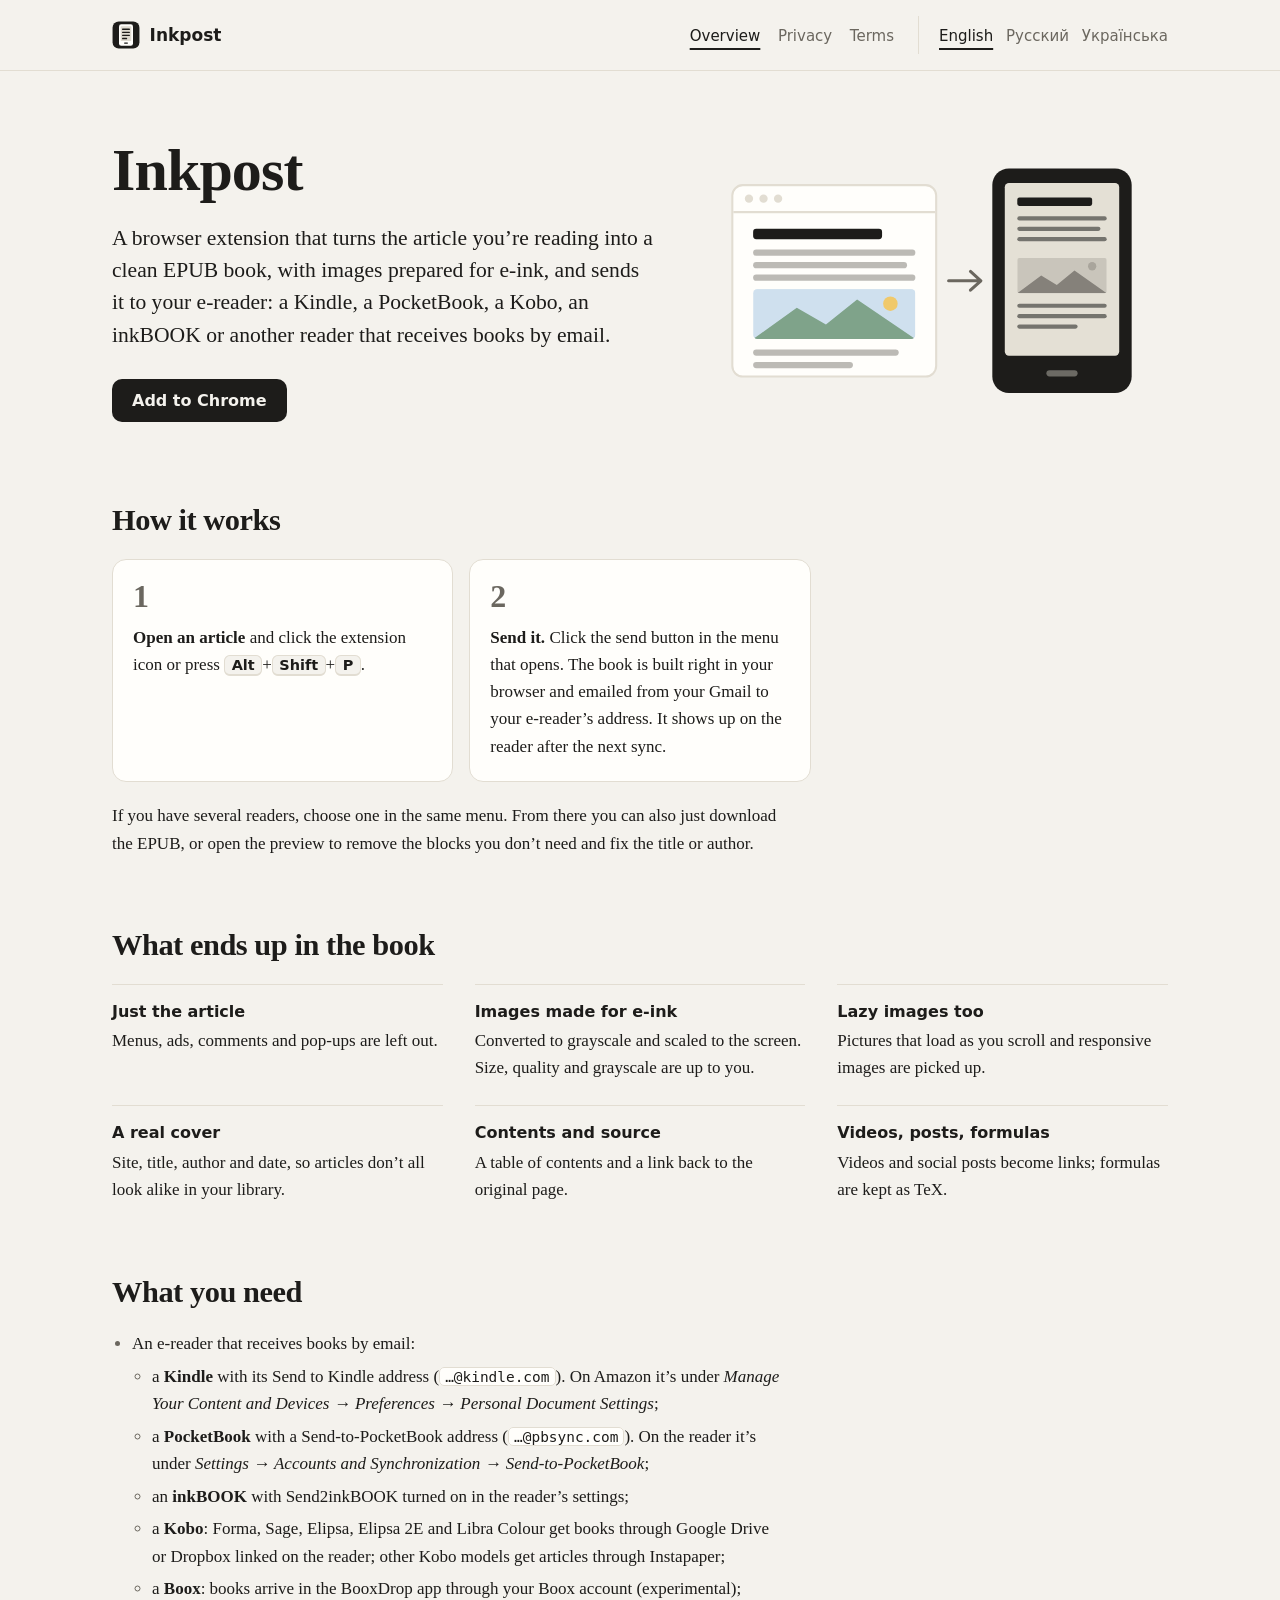
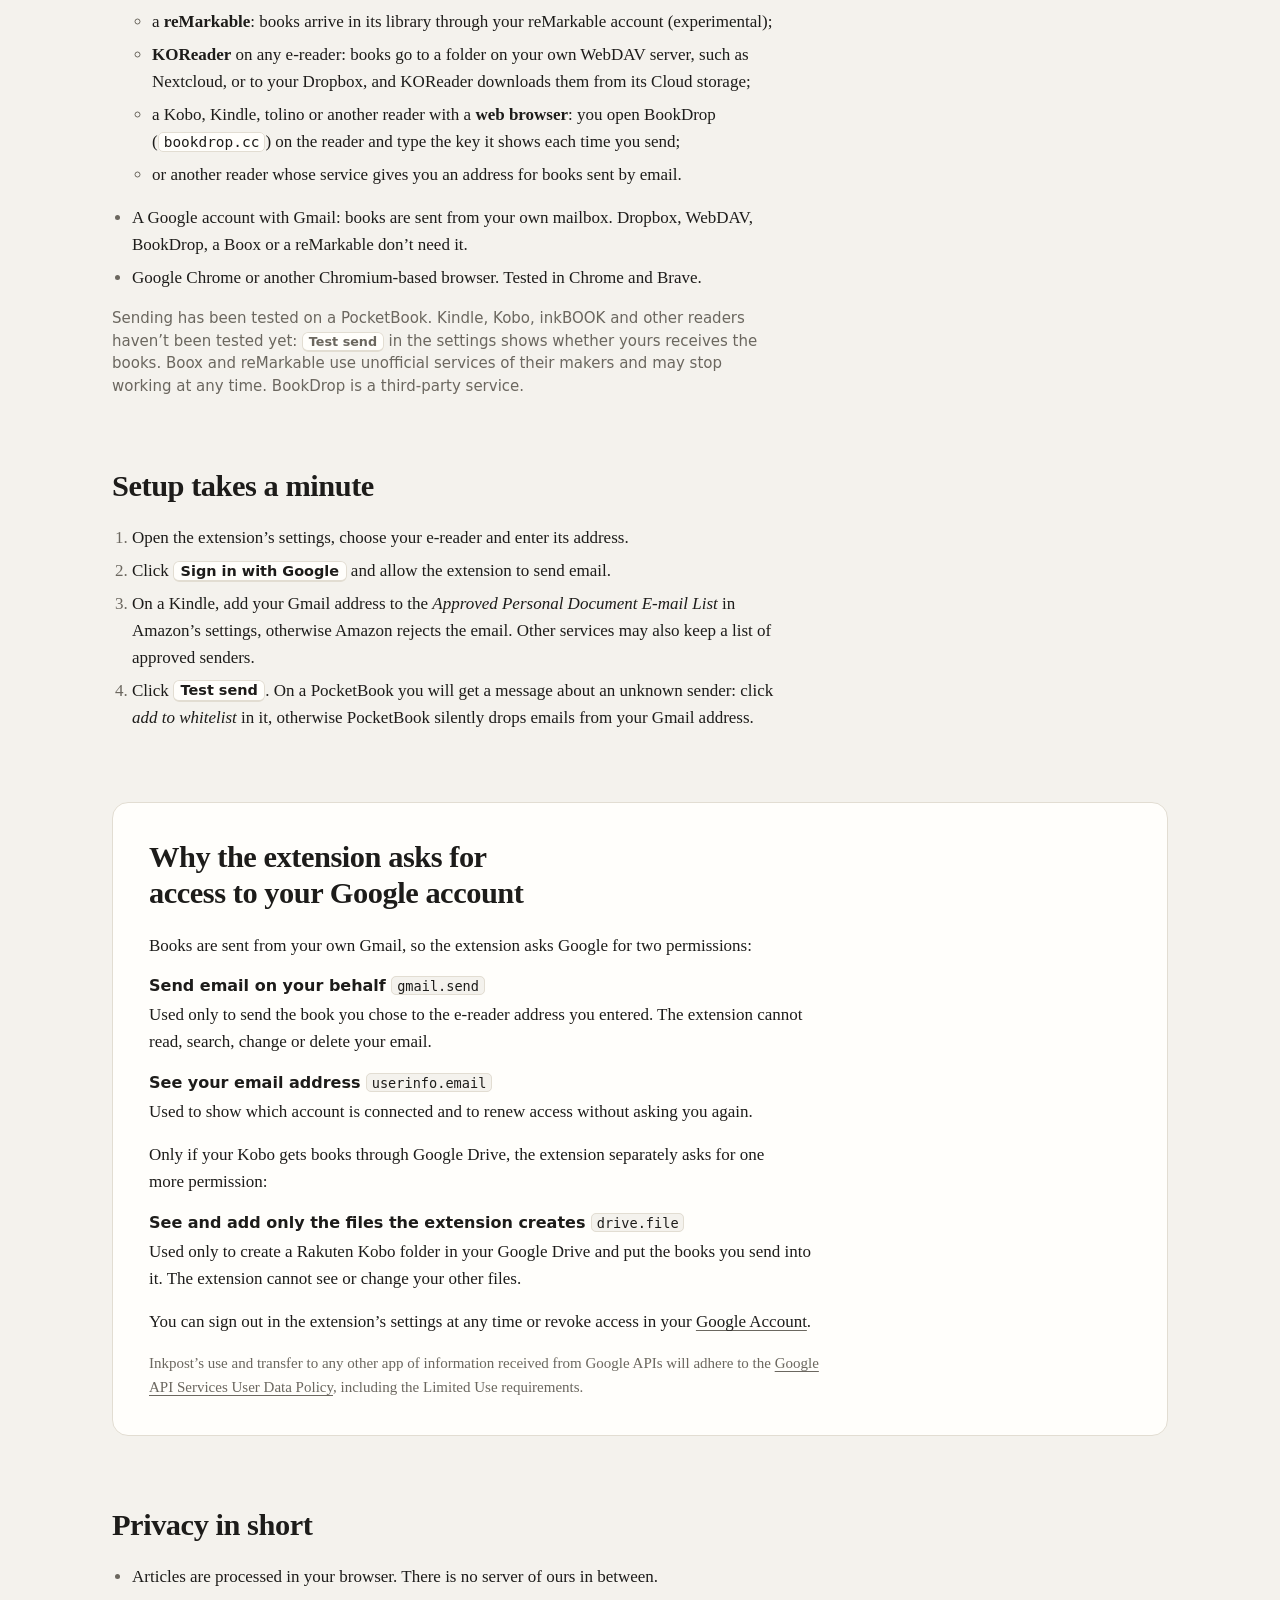
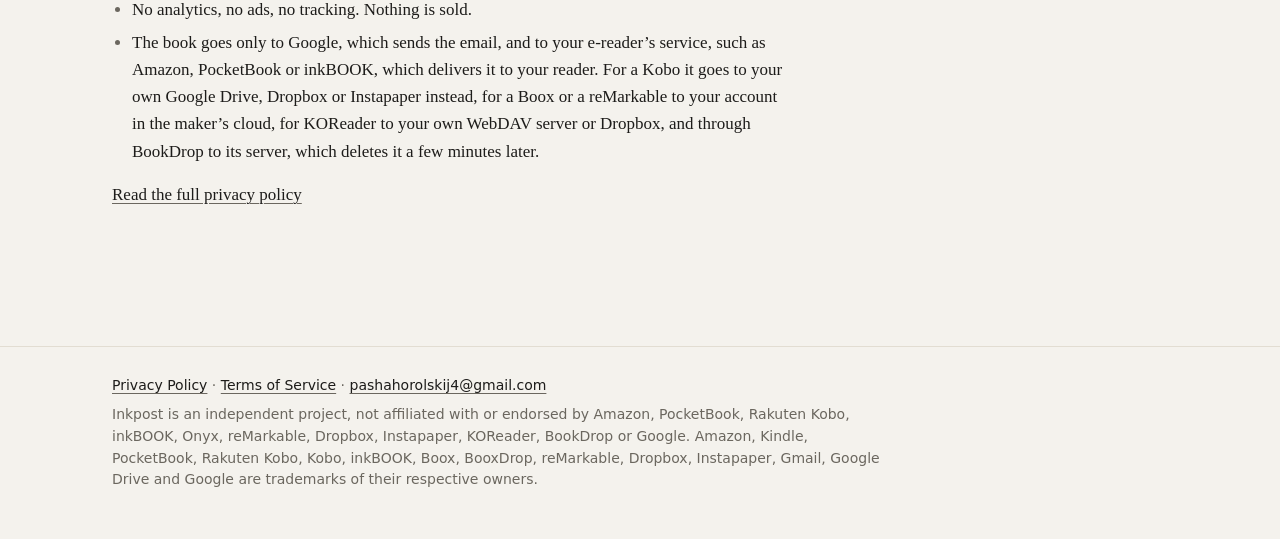
<file: index.html>
<!doctype html>
<html lang="en">
<head>
  <meta charset="utf-8">
  <title>Inkpost</title>
  <meta http-equiv="refresh" content="0; url=article-to-pocketbook/">
  <link rel="canonical" href="https://pavel-horol.github.io/article-to-pocketbook/">
</head>
<body>
  <p><a href="article-to-pocketbook/">Inkpost</a> · <a href="mailto:pashahorolskij4@gmail.com">pashahorolskij4@gmail.com</a></p>
</body>
</html>
</file>
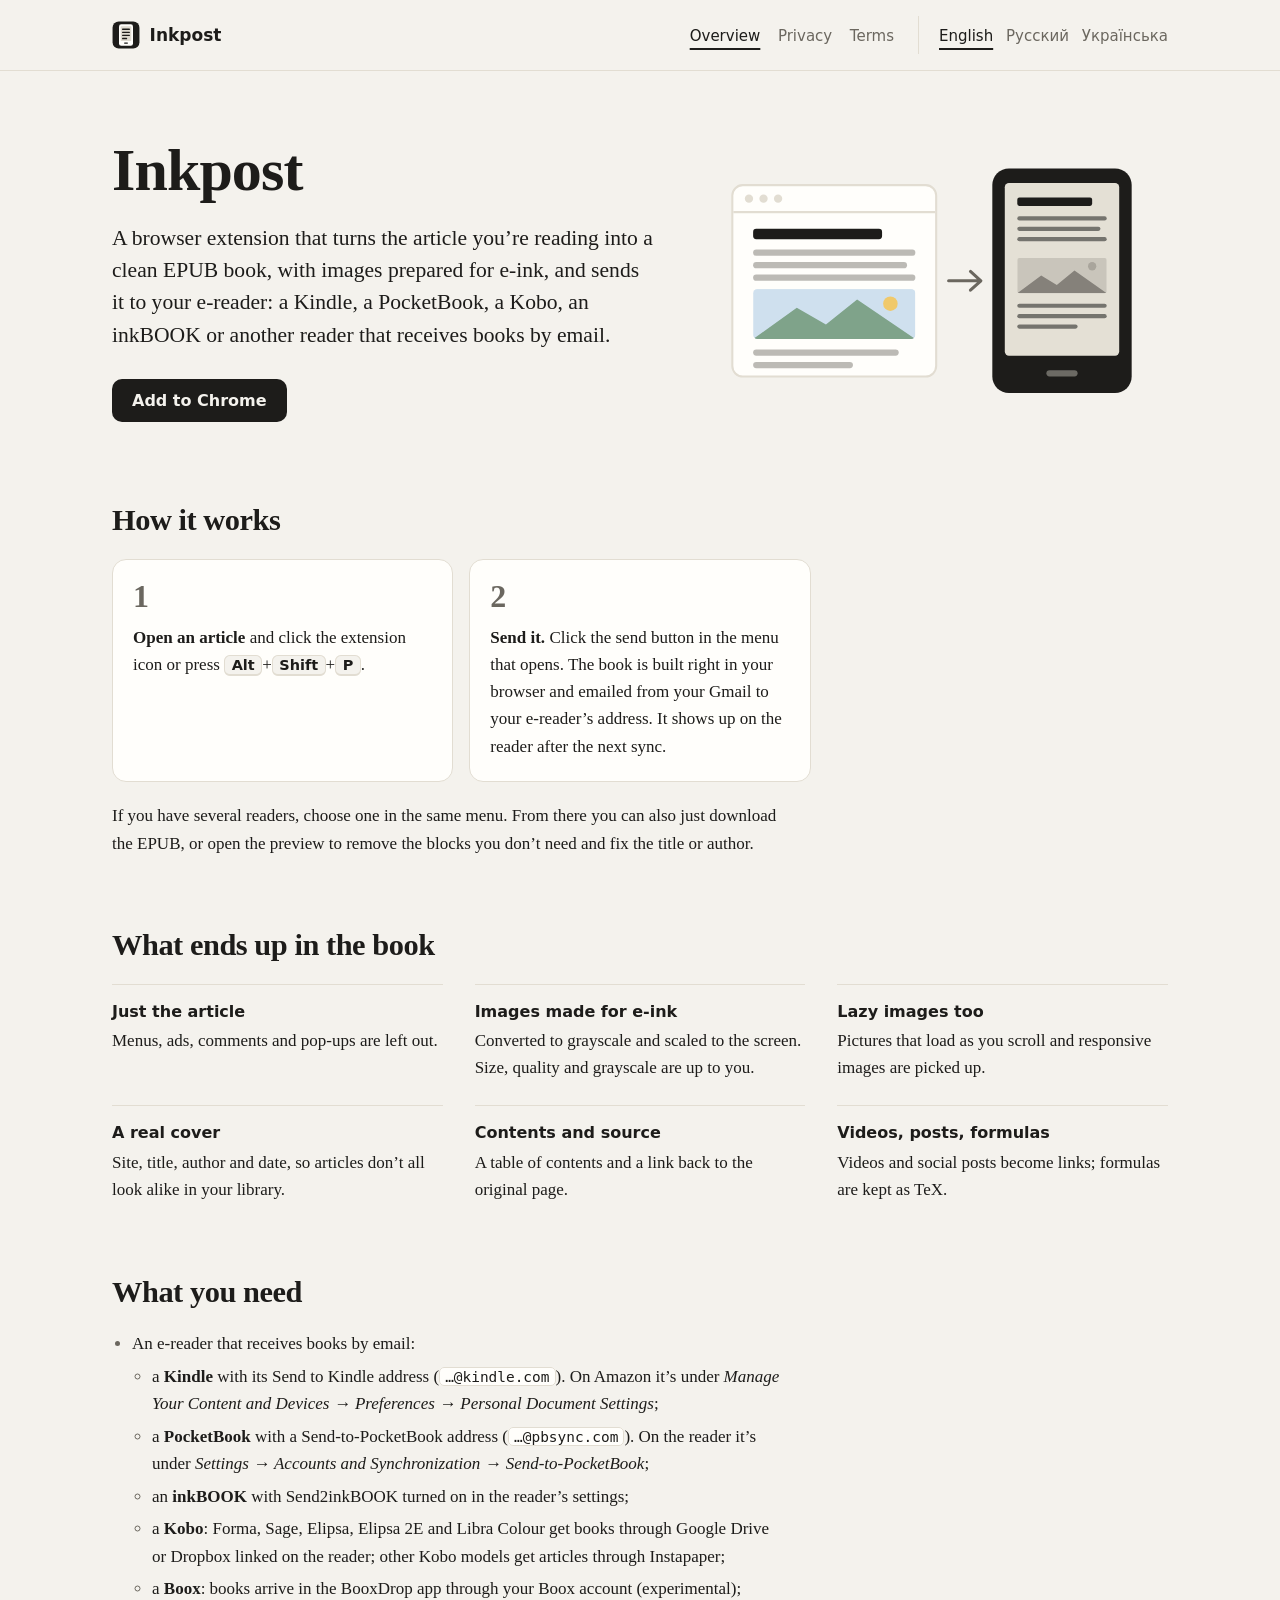
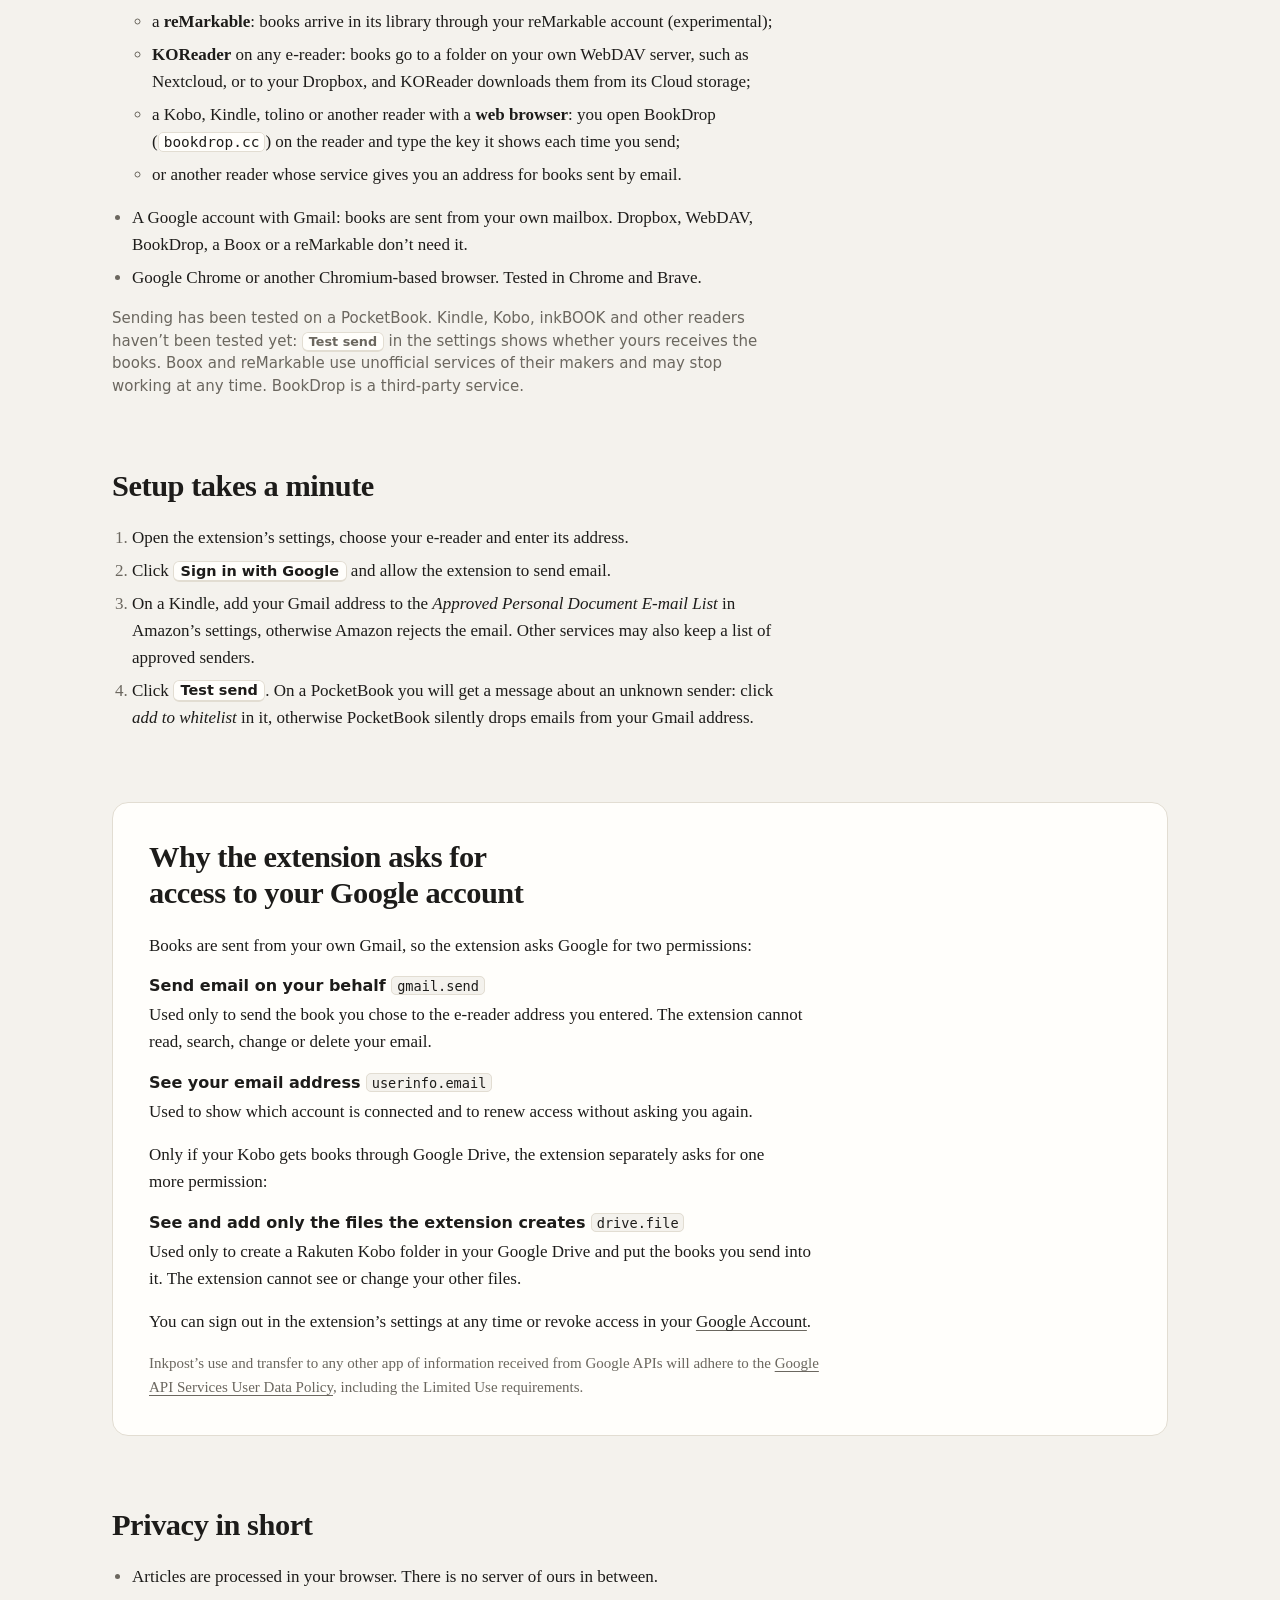
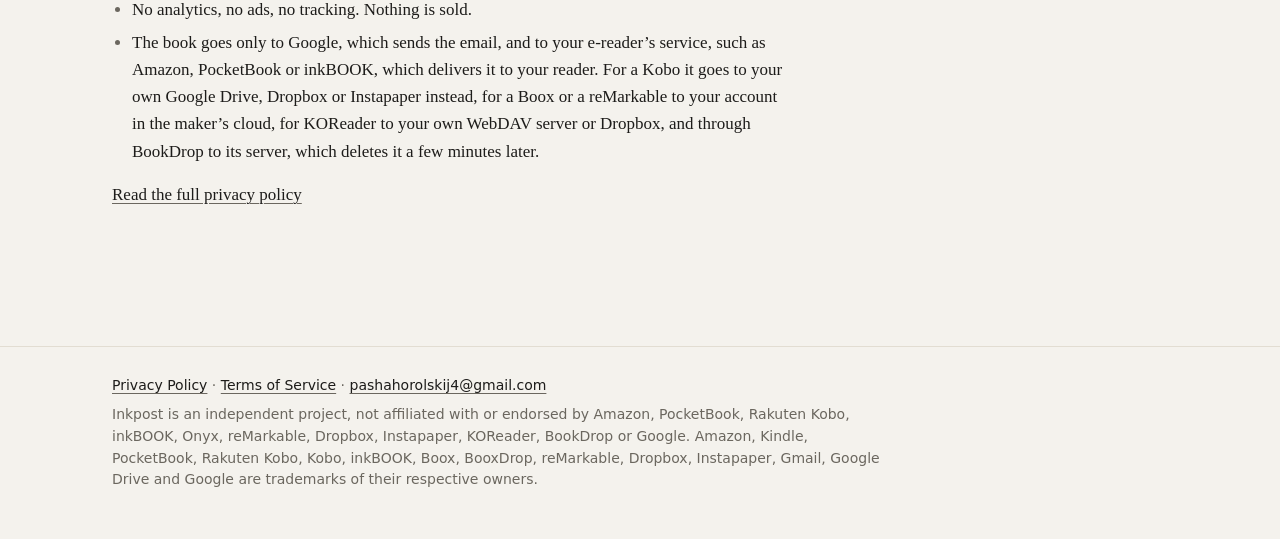
<file: article-to-pocketbook/index.html>
<!doctype html>
<html lang="en">
<head>
  <meta charset="utf-8">
  <meta name="viewport" content="width=device-width, initial-scale=1">
  <meta name="color-scheme" content="light dark">
  <title>Inkpost: send web articles to your e-reader</title>
  <meta name="description" content="A browser extension that turns the article you are reading into a clean EPUB with images and emails it to your Kindle, PocketBook or other e-reader.">
  <link rel="canonical" href="https://pavel-horol.github.io/article-to-pocketbook/">
  <link rel="alternate" hreflang="en" href="https://pavel-horol.github.io/article-to-pocketbook/">
  <link rel="alternate" hreflang="ru" href="https://pavel-horol.github.io/article-to-pocketbook/ru/">
  <link rel="alternate" hreflang="uk" href="https://pavel-horol.github.io/article-to-pocketbook/uk/">
  <link rel="alternate" hreflang="x-default" href="https://pavel-horol.github.io/article-to-pocketbook/">
  <link rel="icon" href="icon.svg" type="image/svg+xml">
  <link rel="stylesheet" href="style.css">
</head>
<body class="home">
<header class="site-header">
  <div class="wrap">
    <a class="brand" href="./"><img src="icon.svg" alt="" width="28" height="28">Inkpost</a>
    <nav class="site-nav" aria-label="Site"><ul><li><a href="./" aria-current="page">Overview</a></li><li><a href="privacy.html">Privacy</a></li><li><a href="terms.html">Terms</a></li></ul></nav>
    <nav class="langs" aria-label="Language"><ul><li><a href="./" hreflang="en" lang="en" aria-current="true">English</a></li><li><a href="ru/" hreflang="ru" lang="ru">Русский</a></li><li><a href="uk/" hreflang="uk" lang="uk">Українська</a></li></ul></nav>
  </div>
</header>
<main class="wrap">
<section class="hero">
  <div>
    <h1>Inkpost</h1>
    <p class="lede">A browser extension that turns the article you’re reading into a clean EPUB book, with images prepared for e‑ink, and sends it to your e‑reader: a Kindle, a PocketBook, a Kobo, an inkBOOK or another reader that receives books by email.</p>
    <a class="button" href="https://chromewebstore.google.com/detail/gjodhdjdhmpgiegdknegkkdcccdijipm?utm_source=item-share-cb">Add to Chrome</a>
  </div>
  <svg class="illustration" viewBox="0 0 400 240" aria-hidden="true" focusable="false">
  <defs>
    <clipPath id="photo-web"><rect x="28" y="128" width="156" height="48" rx="4"/></clipPath>
    <clipPath id="photo-book"><rect x="282" y="98" width="86" height="34" rx="2"/></clipPath>
  </defs>
  <rect class="i-window" x="8" y="28" width="196" height="184" rx="10"/>
  <path class="i-rule" d="M9 54h194"/>
  <circle class="i-dot" cx="24" cy="41" r="4"/><circle class="i-dot" cx="38" cy="41" r="4"/><circle class="i-dot" cx="52" cy="41" r="4"/>
  <rect class="i-head" x="28" y="70" width="124" height="10" rx="3"/>
  <rect class="i-text" x="28" y="90" width="156" height="6" rx="3"/>
  <rect class="i-text" x="28" y="102" width="148" height="6" rx="3"/>
  <rect class="i-text" x="28" y="114" width="156" height="6" rx="3"/>
  <g clip-path="url(#photo-web)">
    <rect class="c-sky" x="28" y="128" width="156" height="48"/>
    <circle class="c-sun" cx="160" cy="142" r="7"/>
    <path class="c-hill" d="M28 176 70 146l28 16 30-24 56 38z"/>
  </g>
  <rect class="i-text" x="28" y="186" width="140" height="6" rx="3"/>
  <rect class="i-text" x="28" y="198" width="96" height="6" rx="3"/>
  <path class="i-arrow" d="M216 120h30m-9-9 10 9-10 9"/>
  <rect class="i-reader" x="258" y="12" width="134" height="216" rx="16"/>
  <rect class="i-screen" x="270" y="26" width="110" height="166" rx="4"/>
  <rect class="i-ink" x="282" y="40" width="72" height="8" rx="2"/>
  <rect class="i-ink-soft" x="282" y="58" width="86" height="4" rx="2"/>
  <rect class="i-ink-soft" x="282" y="68" width="80" height="4" rx="2"/>
  <rect class="i-ink-soft" x="282" y="78" width="86" height="4" rx="2"/>
  <g clip-path="url(#photo-book)">
    <rect class="g-sky" x="282" y="98" width="86" height="34"/>
    <circle class="g-sun" cx="354" cy="106" r="4"/>
    <path class="g-hill" d="M282 132 305 115l15 9 17-14 31 22z"/>
  </g>
  <rect class="i-ink-soft" x="282" y="142" width="86" height="4" rx="2"/>
  <rect class="i-ink-soft" x="282" y="152" width="86" height="4" rx="2"/>
  <rect class="i-ink-soft" x="282" y="162" width="58" height="4" rx="2"/>
  <rect class="i-button" x="310" y="206" width="30" height="6" rx="3"/>
</svg>
</section>

<section class="section" aria-labelledby="how">
  <h2 id="how">How it works</h2>
  <ol class="steps">
    <li><strong>Open an article</strong> and click the extension icon or press <kbd>Alt</kbd>+<kbd>Shift</kbd>+<kbd>P</kbd>.</li>
    <li><strong>Send it.</strong> Click the send button in the menu that opens. The book is built right in your browser and emailed from your Gmail to your e‑reader’s address. It shows up on the reader after the next sync.</li>
  </ol>
  <p>If you have several readers, choose one in the same menu. From there you can also just download the EPUB, or open the preview to remove the blocks you don’t need and fix the title or author.</p>
</section>

<section class="section" aria-labelledby="book">
  <h2 id="book">What ends up in the book</h2>
  <ul class="features">
    <li><strong>Just the article</strong> Menus, ads, comments and pop‑ups are left out.</li>
    <li><strong>Images made for e‑ink</strong> Converted to grayscale and scaled to the screen. Size, quality and grayscale are up to you.</li>
    <li><strong>Lazy images too</strong> Pictures that load as you scroll and responsive images are picked up.</li>
    <li><strong>A real cover</strong> Site, title, author and date, so articles don’t all look alike in your library.</li>
    <li><strong>Contents and source</strong> A table of contents and a link back to the original page.</li>
    <li><strong>Videos, posts, formulas</strong> Videos and social posts become links; formulas are kept as TeX.</li>
  </ul>
</section>

<section class="section" aria-labelledby="need">
  <h2 id="need">What you need</h2>
  <ul>
    <li>An e‑reader that receives books by email:
      <ul>
        <li>a <strong>Kindle</strong> with its Send to Kindle address (<code>…@kindle.com</code>). On Amazon it’s under <em>Manage Your Content and Devices → Preferences → Personal Document Settings</em>;</li>
        <li>a <strong>PocketBook</strong> with a Send‑to‑PocketBook address (<code>…@pbsync.com</code>). On the reader it’s under <em>Settings → Accounts and Synchronization → Send‑to‑PocketBook</em>;</li>
        <li>an <strong>inkBOOK</strong> with Send2inkBOOK turned on in the reader’s settings;</li>
        <li>a <strong>Kobo</strong>: Forma, Sage, Elipsa, Elipsa 2E and Libra Colour get books through Google Drive or Dropbox linked on the reader; other Kobo models get articles through Instapaper;</li>
        <li>a <strong>Boox</strong>: books arrive in the BooxDrop app through your Boox account (experimental);</li>
        <li>a <strong>reMarkable</strong>: books arrive in its library through your reMarkable account (experimental);</li>
        <li><strong>KOReader</strong> on any e‑reader: books go to a folder on your own WebDAV server, such as Nextcloud, or to your Dropbox, and KOReader downloads them from its Cloud storage;</li>
        <li>a Kobo, Kindle, tolino or another reader with a <strong>web browser</strong>: you open BookDrop (<code>bookdrop.cc</code>) on the reader and type the key it shows each time you send;</li>
        <li>or another reader whose service gives you an address for books sent by email.</li>
      </ul>
    </li>
    <li>A Google account with Gmail: books are sent from your own mailbox. Dropbox, WebDAV, BookDrop, a Boox or a reMarkable don’t need it.</li>
    <li>Google Chrome or another Chromium‑based browser. Tested in Chrome and Brave.</li>
  </ul>
  <p class="note">Sending has been tested on a PocketBook. Kindle, Kobo, inkBOOK and other readers haven’t been tested yet: <span class="label">Test send</span> in the settings shows whether yours receives the books. Boox and reMarkable use unofficial services of their makers and may stop working at any time. BookDrop is a third‑party service.</p>
</section>

<section class="section" aria-labelledby="setup">
  <h2 id="setup">Setup takes a minute</h2>
  <ol>
    <li>Open the extension’s settings, choose your e‑reader and enter its address.</li>
    <li>Click <span class="label">Sign in with Google</span> and allow the extension to send email.</li>
    <li>On a Kindle, add your Gmail address to the <em>Approved Personal Document E‑mail List</em> in Amazon’s settings, otherwise Amazon rejects the email. Other services may also keep a list of approved senders.</li>
    <li>Click <span class="label">Test send</span>. On a PocketBook you will get a message about an unknown sender: click <em>add to whitelist</em> in it, otherwise PocketBook silently drops emails from your Gmail address.</li>
  </ol>
</section>

<section class="section panel" aria-labelledby="google">
  <h2 id="google">Why the extension asks for access to your Google account</h2>
  <p>Books are sent from your own Gmail, so the extension asks Google for two permissions:</p>
  <dl class="scopes">
    <dt>Send email on your behalf <code>gmail.send</code></dt>
    <dd>Used only to send the book you chose to the e‑reader address you entered. The extension cannot read, search, change or delete your email.</dd>
    <dt>See your email address <code>userinfo.email</code></dt>
    <dd>Used to show which account is connected and to renew access without asking you again.</dd>
  </dl>
  <p>Only if your Kobo gets books through Google Drive, the extension separately asks for one more permission:</p>
  <dl class="scopes">
    <dt>See and add only the files the extension creates <code>drive.file</code></dt>
    <dd>Used only to create a Rakuten Kobo folder in your Google Drive and put the books you send into it. The extension cannot see or change your other files.</dd>
  </dl>
  <p>You can sign out in the extension’s settings at any time or revoke access in your <a href="https://myaccount.google.com/permissions">Google Account</a>.</p>
  <p class="fine">Inkpost’s use and transfer to any other app of information received from Google APIs will adhere to the <a href="https://developers.google.com/terms/api-services-user-data-policy">Google API Services User Data Policy</a>, including the Limited Use requirements.</p>
</section>

<section class="section" aria-labelledby="privacy">
  <h2 id="privacy">Privacy in short</h2>
  <ul>
    <li>Articles are processed in your browser. There is no server of ours in between.</li>
    <li>No analytics, no ads, no tracking. Nothing is sold.</li>
    <li>The book goes only to Google, which sends the email, and to your e‑reader’s service, such as Amazon, PocketBook or inkBOOK, which delivers it to your reader. For a Kobo it goes to your own Google Drive, Dropbox or Instapaper instead, for a Boox or a reMarkable to your account in the maker’s cloud, for KOReader to your own WebDAV server or Dropbox, and through BookDrop to its server, which deletes it a few minutes later.</li>
  </ul>
  <p><a href="privacy.html">Read the full privacy policy</a></p>
</section>
</main>
<footer class="site-footer">
  <div class="wrap">
    <p><a href="privacy.html">Privacy Policy</a> · <a href="terms.html">Terms of Service</a> · <a href="mailto:pashahorolskij4@gmail.com">pashahorolskij4@gmail.com</a></p>
    <p>Inkpost is an independent project, not affiliated with or endorsed by Amazon, PocketBook, Rakuten Kobo, inkBOOK, Onyx, reMarkable, Dropbox, Instapaper, KOReader, BookDrop or Google. Amazon, Kindle, PocketBook, Rakuten Kobo, Kobo, inkBOOK, Boox, BooxDrop, reMarkable, Dropbox, Instapaper, Gmail, Google Drive and Google are trademarks of their respective owners.</p>
  </div>
</footer>
</body>
</html>
</file>
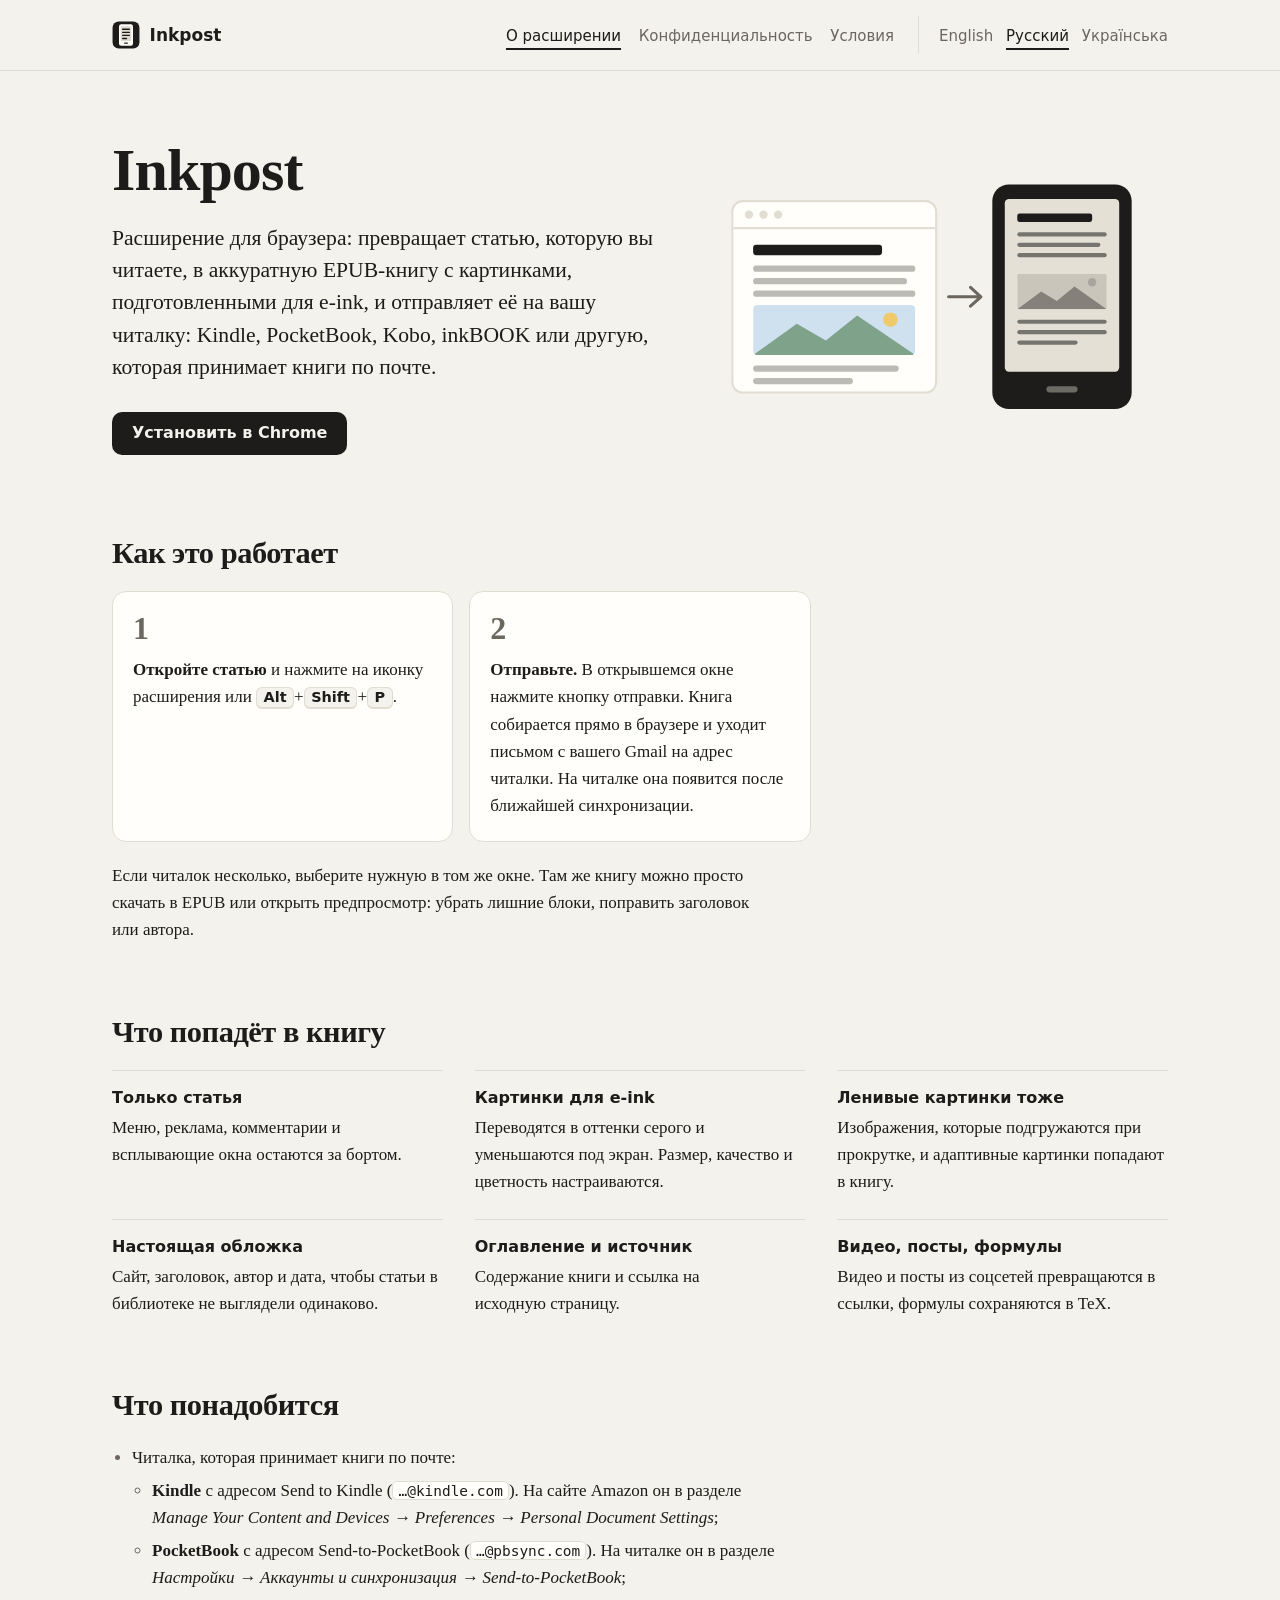
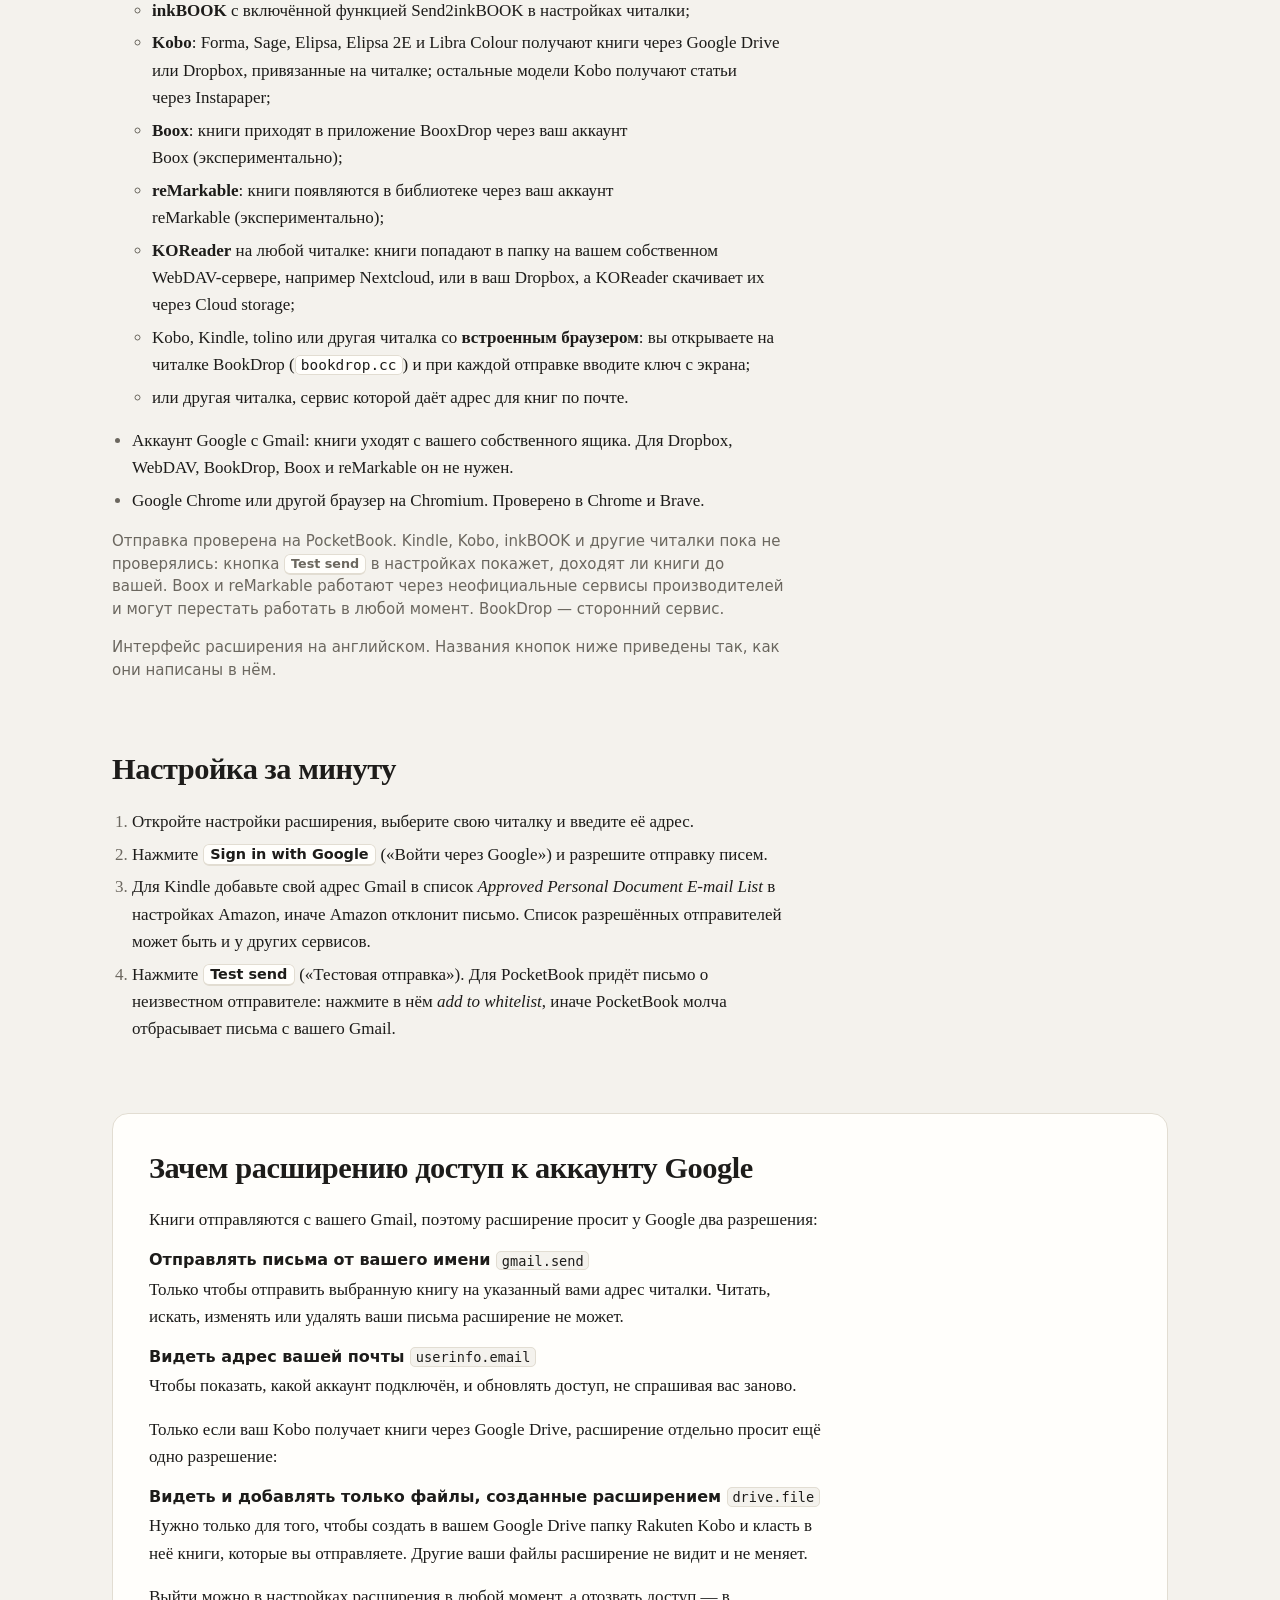
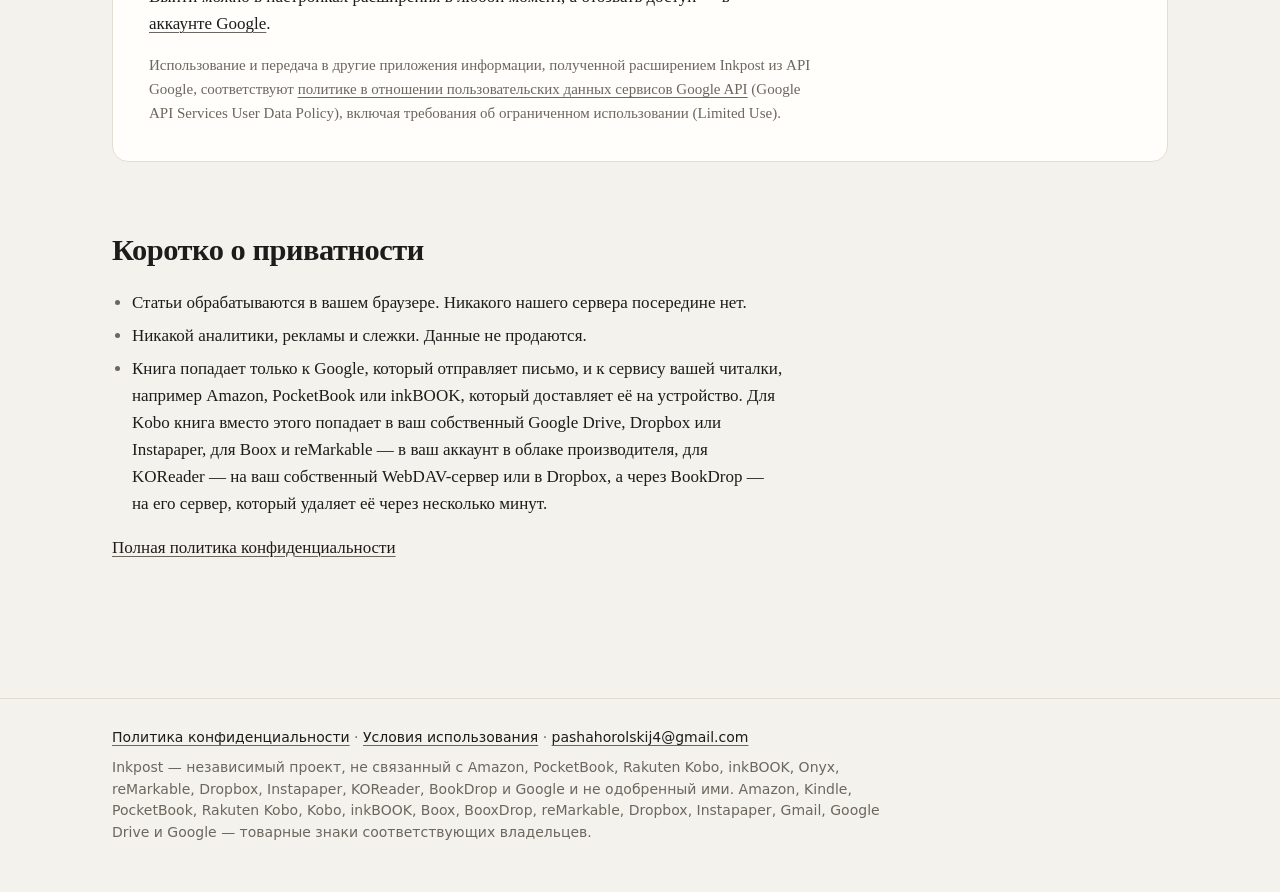
<file: article-to-pocketbook/ru/index.html>
<!doctype html>
<html lang="ru">
<head>
  <meta charset="utf-8">
  <meta name="viewport" content="width=device-width, initial-scale=1">
  <meta name="color-scheme" content="light dark">
  <title>Inkpost: статьи из браузера на читалку</title>
  <meta name="description" content="Расширение для браузера: превращает открытую статью в аккуратный EPUB с картинками и отправляет его по почте на Kindle, PocketBook или другую читалку.">
  <link rel="canonical" href="https://pavel-horol.github.io/article-to-pocketbook/ru/">
  <link rel="alternate" hreflang="en" href="https://pavel-horol.github.io/article-to-pocketbook/">
  <link rel="alternate" hreflang="ru" href="https://pavel-horol.github.io/article-to-pocketbook/ru/">
  <link rel="alternate" hreflang="uk" href="https://pavel-horol.github.io/article-to-pocketbook/uk/">
  <link rel="alternate" hreflang="x-default" href="https://pavel-horol.github.io/article-to-pocketbook/">
  <link rel="icon" href="../icon.svg" type="image/svg+xml">
  <link rel="stylesheet" href="../style.css">
</head>
<body class="home">
<header class="site-header">
  <div class="wrap">
    <a class="brand" href="../ru/"><img src="../icon.svg" alt="" width="28" height="28">Inkpost</a>
    <nav class="site-nav" aria-label="Разделы сайта"><ul><li><a href="../ru/" aria-current="page">О расширении</a></li><li><a href="../ru/privacy.html">Конфиденциальность</a></li><li><a href="../ru/terms.html">Условия</a></li></ul></nav>
    <nav class="langs" aria-label="Язык"><ul><li><a href="../" hreflang="en" lang="en">English</a></li><li><a href="../ru/" hreflang="ru" lang="ru" aria-current="true">Русский</a></li><li><a href="../uk/" hreflang="uk" lang="uk">Українська</a></li></ul></nav>
  </div>
</header>
<main class="wrap">
<section class="hero">
  <div>
    <h1>Inkpost</h1>
    <p class="lede">Расширение для браузера: превращает статью, которую вы читаете, в аккуратную EPUB-книгу с картинками, подготовленными для e‑ink, и отправляет её на вашу читалку: Kindle, PocketBook, Kobo, inkBOOK или другую, которая принимает книги по почте.</p>
    <a class="button" href="https://chromewebstore.google.com/detail/gjodhdjdhmpgiegdknegkkdcccdijipm?utm_source=item-share-cb">Установить в Chrome</a>
  </div>
  <svg class="illustration" viewBox="0 0 400 240" aria-hidden="true" focusable="false">
  <defs>
    <clipPath id="photo-web"><rect x="28" y="128" width="156" height="48" rx="4"/></clipPath>
    <clipPath id="photo-book"><rect x="282" y="98" width="86" height="34" rx="2"/></clipPath>
  </defs>
  <rect class="i-window" x="8" y="28" width="196" height="184" rx="10"/>
  <path class="i-rule" d="M9 54h194"/>
  <circle class="i-dot" cx="24" cy="41" r="4"/><circle class="i-dot" cx="38" cy="41" r="4"/><circle class="i-dot" cx="52" cy="41" r="4"/>
  <rect class="i-head" x="28" y="70" width="124" height="10" rx="3"/>
  <rect class="i-text" x="28" y="90" width="156" height="6" rx="3"/>
  <rect class="i-text" x="28" y="102" width="148" height="6" rx="3"/>
  <rect class="i-text" x="28" y="114" width="156" height="6" rx="3"/>
  <g clip-path="url(#photo-web)">
    <rect class="c-sky" x="28" y="128" width="156" height="48"/>
    <circle class="c-sun" cx="160" cy="142" r="7"/>
    <path class="c-hill" d="M28 176 70 146l28 16 30-24 56 38z"/>
  </g>
  <rect class="i-text" x="28" y="186" width="140" height="6" rx="3"/>
  <rect class="i-text" x="28" y="198" width="96" height="6" rx="3"/>
  <path class="i-arrow" d="M216 120h30m-9-9 10 9-10 9"/>
  <rect class="i-reader" x="258" y="12" width="134" height="216" rx="16"/>
  <rect class="i-screen" x="270" y="26" width="110" height="166" rx="4"/>
  <rect class="i-ink" x="282" y="40" width="72" height="8" rx="2"/>
  <rect class="i-ink-soft" x="282" y="58" width="86" height="4" rx="2"/>
  <rect class="i-ink-soft" x="282" y="68" width="80" height="4" rx="2"/>
  <rect class="i-ink-soft" x="282" y="78" width="86" height="4" rx="2"/>
  <g clip-path="url(#photo-book)">
    <rect class="g-sky" x="282" y="98" width="86" height="34"/>
    <circle class="g-sun" cx="354" cy="106" r="4"/>
    <path class="g-hill" d="M282 132 305 115l15 9 17-14 31 22z"/>
  </g>
  <rect class="i-ink-soft" x="282" y="142" width="86" height="4" rx="2"/>
  <rect class="i-ink-soft" x="282" y="152" width="86" height="4" rx="2"/>
  <rect class="i-ink-soft" x="282" y="162" width="58" height="4" rx="2"/>
  <rect class="i-button" x="310" y="206" width="30" height="6" rx="3"/>
</svg>
</section>

<section class="section" aria-labelledby="how">
  <h2 id="how">Как это работает</h2>
  <ol class="steps">
    <li><strong>Откройте статью</strong> и нажмите на иконку расширения или <kbd>Alt</kbd>+<kbd>Shift</kbd>+<kbd>P</kbd>.</li>
    <li><strong>Отправьте.</strong> В открывшемся окне нажмите кнопку отправки. Книга собирается прямо в браузере и уходит письмом с вашего Gmail на адрес читалки. На читалке она появится после ближайшей синхронизации.</li>
  </ol>
  <p>Если читалок несколько, выберите нужную в том же окне. Там же книгу можно просто скачать в EPUB или открыть предпросмотр: убрать лишние блоки, поправить заголовок или автора.</p>
</section>

<section class="section" aria-labelledby="book">
  <h2 id="book">Что попадёт в книгу</h2>
  <ul class="features">
    <li><strong>Только статья</strong> Меню, реклама, комментарии и всплывающие окна остаются за бортом.</li>
    <li><strong>Картинки для e‑ink</strong> Переводятся в оттенки серого и уменьшаются под экран. Размер, качество и цветность настраиваются.</li>
    <li><strong>Ленивые картинки тоже</strong> Изображения, которые подгружаются при прокрутке, и адаптивные картинки попадают в книгу.</li>
    <li><strong>Настоящая обложка</strong> Сайт, заголовок, автор и дата, чтобы статьи в библиотеке не выглядели одинаково.</li>
    <li><strong>Оглавление и источник</strong> Содержание книги и ссылка на исходную страницу.</li>
    <li><strong>Видео, посты, формулы</strong> Видео и посты из соцсетей превращаются в ссылки, формулы сохраняются в TeX.</li>
  </ul>
</section>

<section class="section" aria-labelledby="need">
  <h2 id="need">Что понадобится</h2>
  <ul>
    <li>Читалка, которая принимает книги по почте:
      <ul>
        <li><strong>Kindle</strong> с адресом Send to Kindle (<code>…@kindle.com</code>). На сайте Amazon он в разделе <em>Manage Your Content and Devices → Preferences → Personal Document Settings</em>;</li>
        <li><strong>PocketBook</strong> с адресом Send‑to‑PocketBook (<code>…@pbsync.com</code>). На читалке он в разделе <em>Настройки → Аккаунты и синхронизация → Send‑to‑PocketBook</em>;</li>
        <li><strong>inkBOOK</strong> с включённой функцией Send2inkBOOK в настройках читалки;</li>
        <li><strong>Kobo</strong>: Forma, Sage, Elipsa, Elipsa 2E и Libra Colour получают книги через Google Drive или Dropbox, привязанные на читалке; остальные модели Kobo получают статьи через Instapaper;</li>
        <li><strong>Boox</strong>: книги приходят в приложение BooxDrop через ваш аккаунт Boox (экспериментально);</li>
        <li><strong>reMarkable</strong>: книги появляются в библиотеке через ваш аккаунт reMarkable (экспериментально);</li>
        <li><strong>KOReader</strong> на любой читалке: книги попадают в папку на вашем собственном WebDAV-сервере, например Nextcloud, или в ваш Dropbox, а KOReader скачивает их через Cloud storage;</li>
        <li>Kobo, Kindle, tolino или другая читалка со <strong>встроенным браузером</strong>: вы открываете на читалке BookDrop (<code>bookdrop.cc</code>) и при каждой отправке вводите ключ с экрана;</li>
        <li>или другая читалка, сервис которой даёт адрес для книг по почте.</li>
      </ul>
    </li>
    <li>Аккаунт Google с Gmail: книги уходят с вашего собственного ящика. Для Dropbox, WebDAV, BookDrop, Boox и reMarkable он не нужен.</li>
    <li>Google Chrome или другой браузер на Chromium. Проверено в Chrome и Brave.</li>
  </ul>
  <p class="note">Отправка проверена на PocketBook. Kindle, Kobo, inkBOOK и другие читалки пока не проверялись: кнопка <span class="label">Test send</span> в настройках покажет, доходят ли книги до вашей. Boox и reMarkable работают через неофициальные сервисы производителей и могут перестать работать в любой момент. BookDrop — сторонний сервис.</p>
  <p class="note">Интерфейс расширения на английском. Названия кнопок ниже приведены так, как они написаны в нём.</p>
</section>

<section class="section" aria-labelledby="setup">
  <h2 id="setup">Настройка за минуту</h2>
  <ol>
    <li>Откройте настройки расширения, выберите свою читалку и введите её адрес.</li>
    <li>Нажмите <span class="label">Sign in with Google</span> («Войти через Google») и разрешите отправку писем.</li>
    <li>Для Kindle добавьте свой адрес Gmail в список <em>Approved Personal Document E‑mail List</em> в настройках Amazon, иначе Amazon отклонит письмо. Список разрешённых отправителей может быть и у других сервисов.</li>
    <li>Нажмите <span class="label">Test send</span> («Тестовая отправка»). Для PocketBook придёт письмо о неизвестном отправителе: нажмите в нём <em>add to whitelist</em>, иначе PocketBook молча отбрасывает письма с вашего Gmail.</li>
  </ol>
</section>

<section class="section panel" aria-labelledby="google">
  <h2 id="google">Зачем расширению доступ к аккаунту Google</h2>
  <p>Книги отправляются с вашего Gmail, поэтому расширение просит у Google два разрешения:</p>
  <dl class="scopes">
    <dt>Отправлять письма от вашего имени <code>gmail.send</code></dt>
    <dd>Только чтобы отправить выбранную книгу на указанный вами адрес читалки. Читать, искать, изменять или удалять ваши письма расширение не может.</dd>
    <dt>Видеть адрес вашей почты <code>userinfo.email</code></dt>
    <dd>Чтобы показать, какой аккаунт подключён, и обновлять доступ, не спрашивая вас заново.</dd>
  </dl>
  <p>Только если ваш Kobo получает книги через Google Drive, расширение отдельно просит ещё одно разрешение:</p>
  <dl class="scopes">
    <dt>Видеть и добавлять только файлы, созданные расширением <code>drive.file</code></dt>
    <dd>Нужно только для того, чтобы создать в вашем Google Drive папку Rakuten Kobo и класть в неё книги, которые вы отправляете. Другие ваши файлы расширение не видит и не меняет.</dd>
  </dl>
  <p>Выйти можно в настройках расширения в любой момент, а отозвать доступ — в <a href="https://myaccount.google.com/permissions">аккаунте Google</a>.</p>
  <p class="fine">Использование и передача в другие приложения информации, полученной расширением Inkpost из API Google, соответствуют <a href="https://developers.google.com/terms/api-services-user-data-policy">политике в отношении пользовательских данных сервисов Google API</a> (Google API Services User Data Policy), включая требования об ограниченном использовании (Limited Use).</p>
</section>

<section class="section" aria-labelledby="privacy">
  <h2 id="privacy">Коротко о приватности</h2>
  <ul>
    <li>Статьи обрабатываются в вашем браузере. Никакого нашего сервера посередине нет.</li>
    <li>Никакой аналитики, рекламы и слежки. Данные не продаются.</li>
    <li>Книга попадает только к Google, который отправляет письмо, и к сервису вашей читалки, например Amazon, PocketBook или inkBOOK, который доставляет её на устройство. Для Kobo книга вместо этого попадает в ваш собственный Google Drive, Dropbox или Instapaper, для Boox и reMarkable — в ваш аккаунт в облаке производителя, для KOReader — на ваш собственный WebDAV-сервер или в Dropbox, а через BookDrop — на его сервер, который удаляет её через несколько минут.</li>
  </ul>
  <p><a href="privacy.html">Полная политика конфиденциальности</a></p>
</section>
</main>
<footer class="site-footer">
  <div class="wrap">
    <p><a href="../ru/privacy.html">Политика конфиденциальности</a> · <a href="../ru/terms.html">Условия использования</a> · <a href="mailto:pashahorolskij4@gmail.com">pashahorolskij4@gmail.com</a></p>
    <p>Inkpost — независимый проект, не связанный с Amazon, PocketBook, Rakuten Kobo, inkBOOK, Onyx, reMarkable, Dropbox, Instapaper, KOReader, BookDrop и Google и не одобренный ими. Amazon, Kindle, PocketBook, Rakuten Kobo, Kobo, inkBOOK, Boox, BooxDrop, reMarkable, Dropbox, Instapaper, Gmail, Google Drive и Google — товарные знаки соответствующих владельцев.</p>
  </div>
</footer>
</body>
</html>
</file>
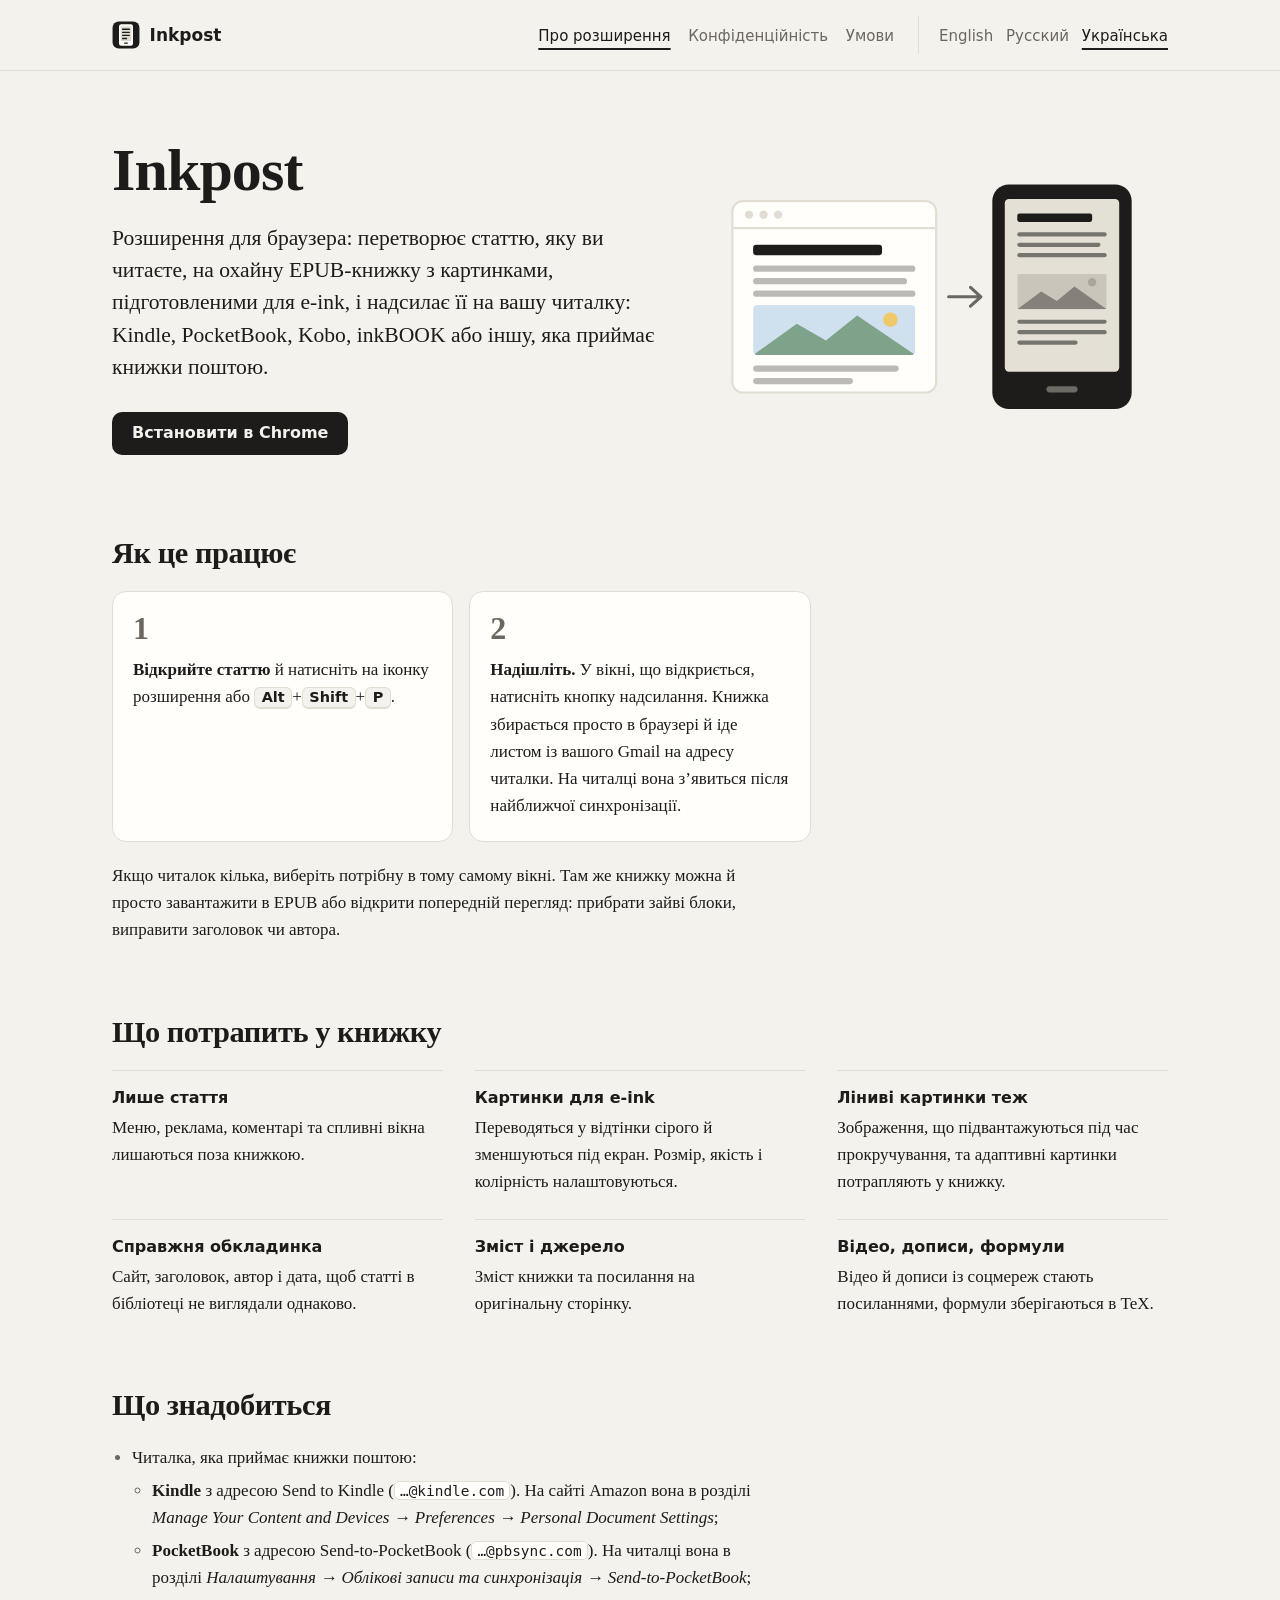
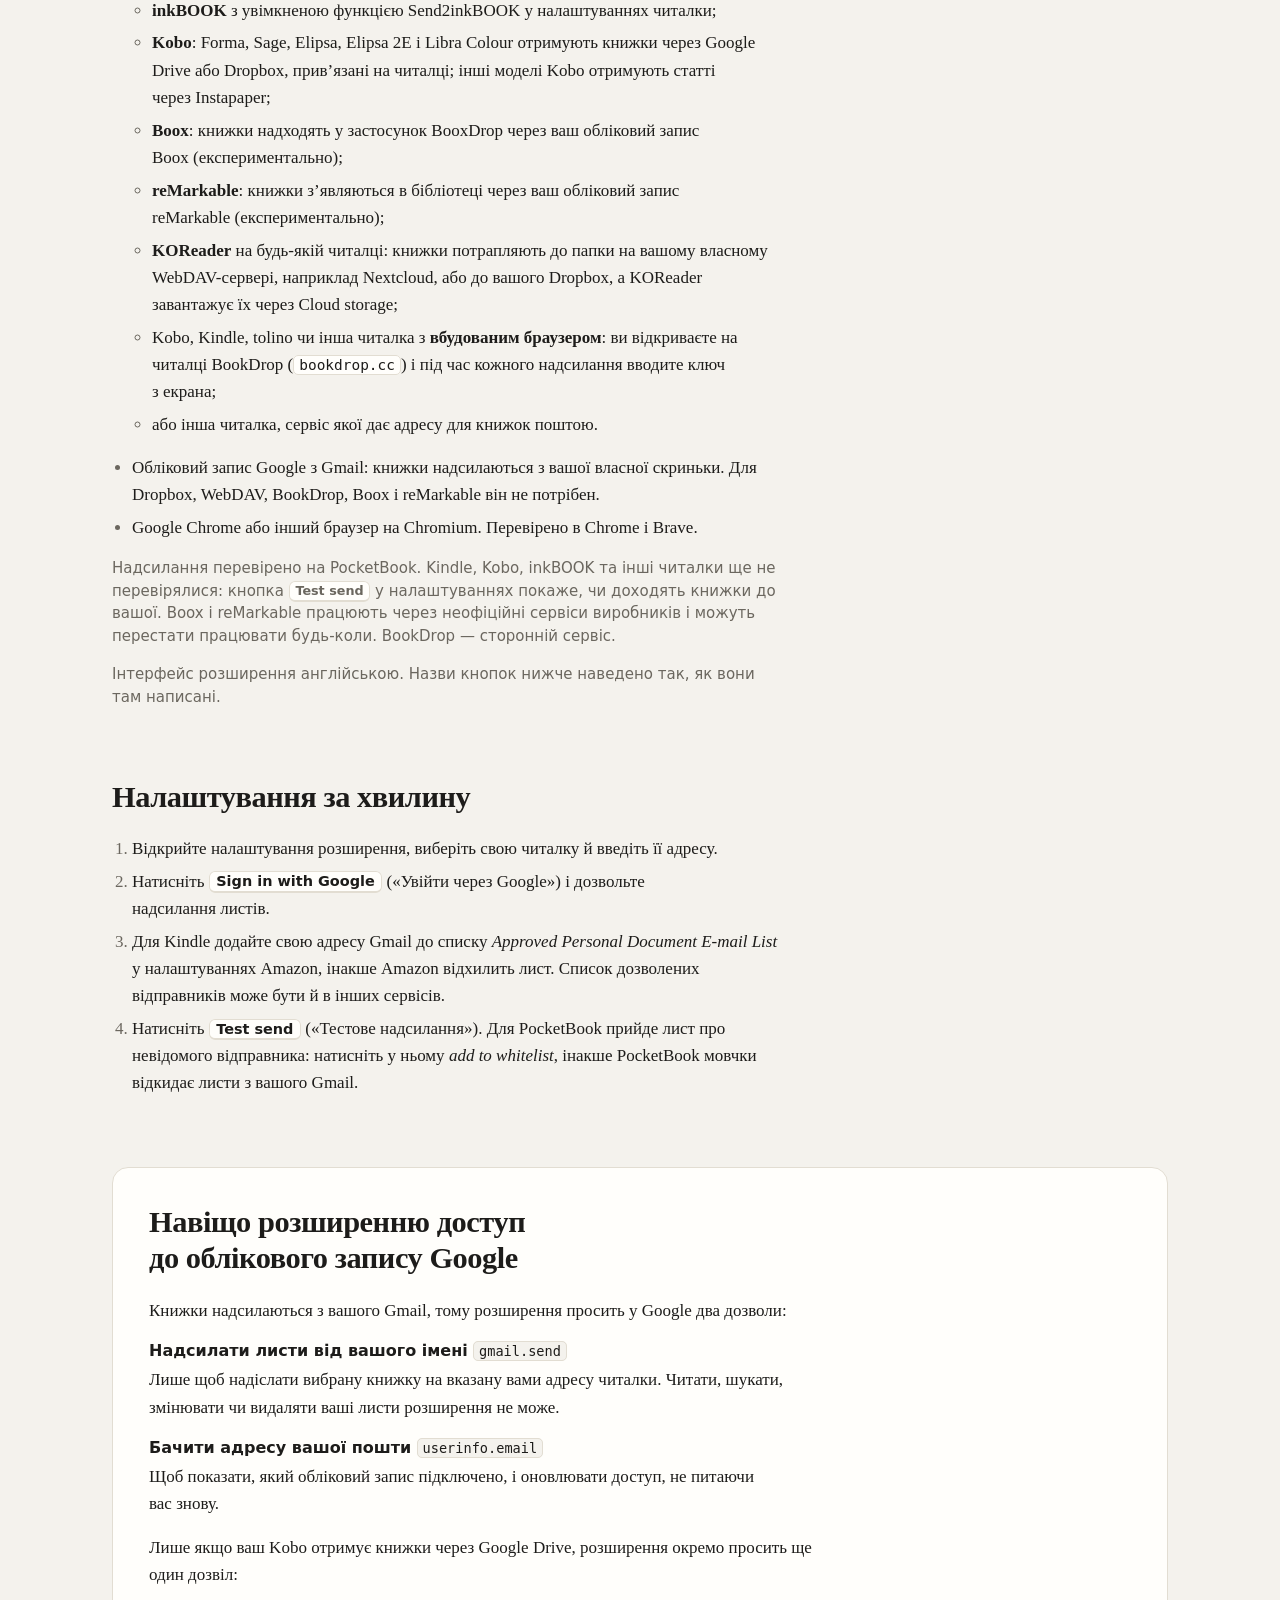
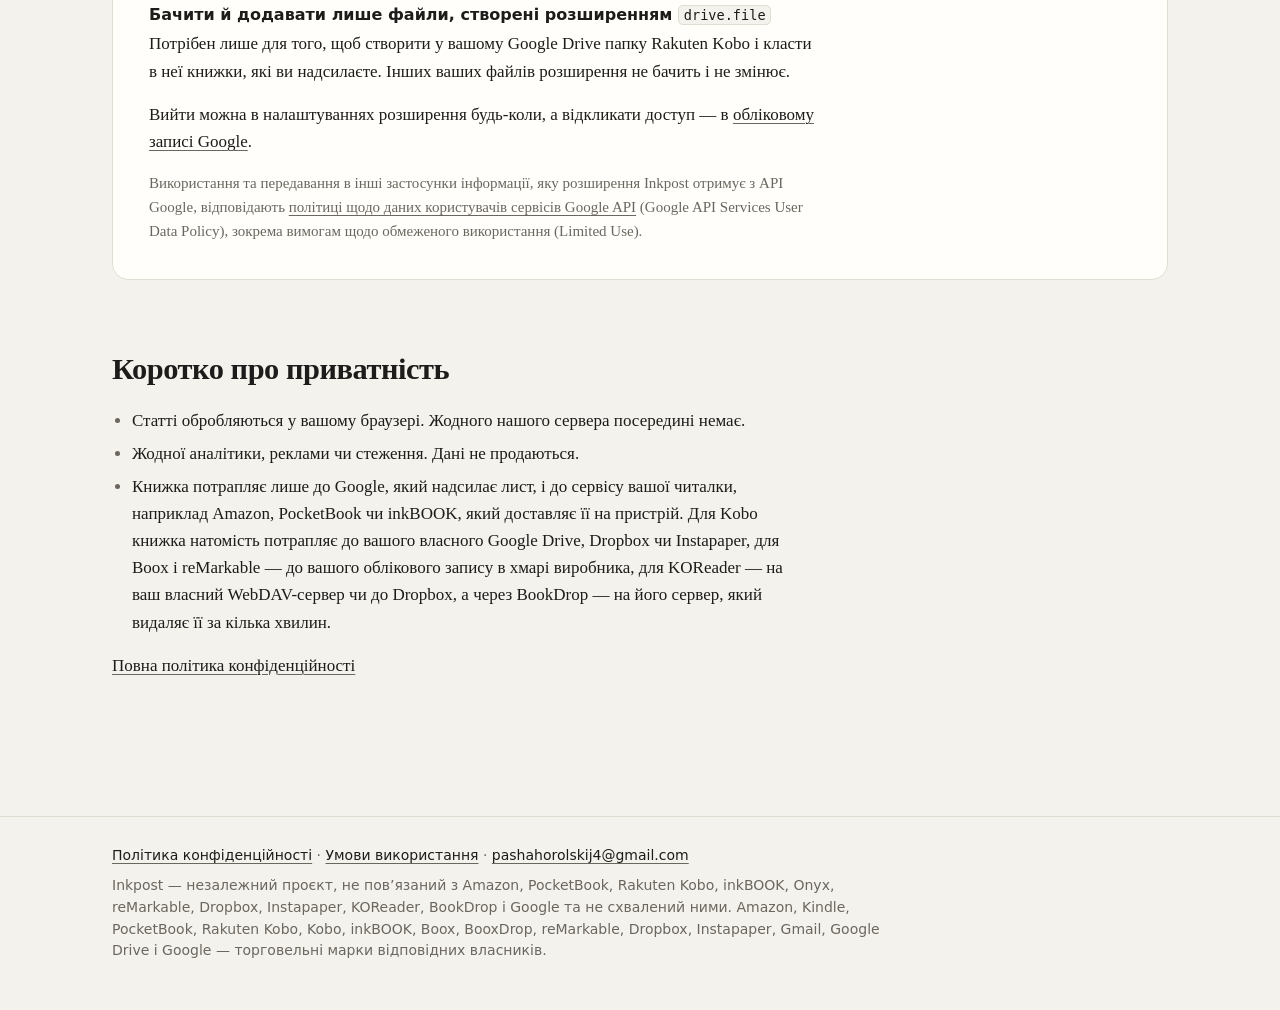
<file: article-to-pocketbook/uk/index.html>
<!doctype html>
<html lang="uk">
<head>
  <meta charset="utf-8">
  <meta name="viewport" content="width=device-width, initial-scale=1">
  <meta name="color-scheme" content="light dark">
  <title>Inkpost: статті з браузера на читалку</title>
  <meta name="description" content="Розширення для браузера: перетворює відкриту статтю на охайний EPUB з картинками й надсилає його поштою на Kindle, PocketBook чи іншу читалку.">
  <link rel="canonical" href="https://pavel-horol.github.io/article-to-pocketbook/uk/">
  <link rel="alternate" hreflang="en" href="https://pavel-horol.github.io/article-to-pocketbook/">
  <link rel="alternate" hreflang="ru" href="https://pavel-horol.github.io/article-to-pocketbook/ru/">
  <link rel="alternate" hreflang="uk" href="https://pavel-horol.github.io/article-to-pocketbook/uk/">
  <link rel="alternate" hreflang="x-default" href="https://pavel-horol.github.io/article-to-pocketbook/">
  <link rel="icon" href="../icon.svg" type="image/svg+xml">
  <link rel="stylesheet" href="../style.css">
</head>
<body class="home">
<header class="site-header">
  <div class="wrap">
    <a class="brand" href="../uk/"><img src="../icon.svg" alt="" width="28" height="28">Inkpost</a>
    <nav class="site-nav" aria-label="Розділи сайту"><ul><li><a href="../uk/" aria-current="page">Про розширення</a></li><li><a href="../uk/privacy.html">Конфіденційність</a></li><li><a href="../uk/terms.html">Умови</a></li></ul></nav>
    <nav class="langs" aria-label="Мова"><ul><li><a href="../" hreflang="en" lang="en">English</a></li><li><a href="../ru/" hreflang="ru" lang="ru">Русский</a></li><li><a href="../uk/" hreflang="uk" lang="uk" aria-current="true">Українська</a></li></ul></nav>
  </div>
</header>
<main class="wrap">
<section class="hero">
  <div>
    <h1>Inkpost</h1>
    <p class="lede">Розширення для браузера: перетворює статтю, яку ви читаєте, на охайну EPUB-книжку з картинками, підготовленими для e‑ink, і надсилає її на вашу читалку: Kindle, PocketBook, Kobo, inkBOOK або іншу, яка приймає книжки поштою.</p>
    <a class="button" href="https://chromewebstore.google.com/detail/gjodhdjdhmpgiegdknegkkdcccdijipm?utm_source=item-share-cb">Встановити в Chrome</a>
  </div>
  <svg class="illustration" viewBox="0 0 400 240" aria-hidden="true" focusable="false">
  <defs>
    <clipPath id="photo-web"><rect x="28" y="128" width="156" height="48" rx="4"/></clipPath>
    <clipPath id="photo-book"><rect x="282" y="98" width="86" height="34" rx="2"/></clipPath>
  </defs>
  <rect class="i-window" x="8" y="28" width="196" height="184" rx="10"/>
  <path class="i-rule" d="M9 54h194"/>
  <circle class="i-dot" cx="24" cy="41" r="4"/><circle class="i-dot" cx="38" cy="41" r="4"/><circle class="i-dot" cx="52" cy="41" r="4"/>
  <rect class="i-head" x="28" y="70" width="124" height="10" rx="3"/>
  <rect class="i-text" x="28" y="90" width="156" height="6" rx="3"/>
  <rect class="i-text" x="28" y="102" width="148" height="6" rx="3"/>
  <rect class="i-text" x="28" y="114" width="156" height="6" rx="3"/>
  <g clip-path="url(#photo-web)">
    <rect class="c-sky" x="28" y="128" width="156" height="48"/>
    <circle class="c-sun" cx="160" cy="142" r="7"/>
    <path class="c-hill" d="M28 176 70 146l28 16 30-24 56 38z"/>
  </g>
  <rect class="i-text" x="28" y="186" width="140" height="6" rx="3"/>
  <rect class="i-text" x="28" y="198" width="96" height="6" rx="3"/>
  <path class="i-arrow" d="M216 120h30m-9-9 10 9-10 9"/>
  <rect class="i-reader" x="258" y="12" width="134" height="216" rx="16"/>
  <rect class="i-screen" x="270" y="26" width="110" height="166" rx="4"/>
  <rect class="i-ink" x="282" y="40" width="72" height="8" rx="2"/>
  <rect class="i-ink-soft" x="282" y="58" width="86" height="4" rx="2"/>
  <rect class="i-ink-soft" x="282" y="68" width="80" height="4" rx="2"/>
  <rect class="i-ink-soft" x="282" y="78" width="86" height="4" rx="2"/>
  <g clip-path="url(#photo-book)">
    <rect class="g-sky" x="282" y="98" width="86" height="34"/>
    <circle class="g-sun" cx="354" cy="106" r="4"/>
    <path class="g-hill" d="M282 132 305 115l15 9 17-14 31 22z"/>
  </g>
  <rect class="i-ink-soft" x="282" y="142" width="86" height="4" rx="2"/>
  <rect class="i-ink-soft" x="282" y="152" width="86" height="4" rx="2"/>
  <rect class="i-ink-soft" x="282" y="162" width="58" height="4" rx="2"/>
  <rect class="i-button" x="310" y="206" width="30" height="6" rx="3"/>
</svg>
</section>

<section class="section" aria-labelledby="how">
  <h2 id="how">Як це працює</h2>
  <ol class="steps">
    <li><strong>Відкрийте статтю</strong> й натисніть на іконку розширення або <kbd>Alt</kbd>+<kbd>Shift</kbd>+<kbd>P</kbd>.</li>
    <li><strong>Надішліть.</strong> У вікні, що відкриється, натисніть кнопку надсилання. Книжка збирається просто в браузері й іде листом із вашого Gmail на адресу читалки. На читалці вона з’явиться після найближчої синхронізації.</li>
  </ol>
  <p>Якщо читалок кілька, виберіть потрібну в тому самому вікні. Там же книжку можна й просто завантажити в EPUB або відкрити попередній перегляд: прибрати зайві блоки, виправити заголовок чи автора.</p>
</section>

<section class="section" aria-labelledby="book">
  <h2 id="book">Що потрапить у книжку</h2>
  <ul class="features">
    <li><strong>Лише стаття</strong> Меню, реклама, коментарі та спливні вікна лишаються поза книжкою.</li>
    <li><strong>Картинки для e‑ink</strong> Переводяться у відтінки сірого й зменшуються під екран. Розмір, якість і колірність налаштовуються.</li>
    <li><strong>Ліниві картинки теж</strong> Зображення, що підвантажуються під час прокручування, та адаптивні картинки потрапляють у книжку.</li>
    <li><strong>Справжня обкладинка</strong> Сайт, заголовок, автор і дата, щоб статті в бібліотеці не виглядали однаково.</li>
    <li><strong>Зміст і джерело</strong> Зміст книжки та посилання на оригінальну сторінку.</li>
    <li><strong>Відео, дописи, формули</strong> Відео й дописи із соцмереж стають посиланнями, формули зберігаються в TeX.</li>
  </ul>
</section>

<section class="section" aria-labelledby="need">
  <h2 id="need">Що знадобиться</h2>
  <ul>
    <li>Читалка, яка приймає книжки поштою:
      <ul>
        <li><strong>Kindle</strong> з адресою Send to Kindle (<code>…@kindle.com</code>). На сайті Amazon вона в розділі <em>Manage Your Content and Devices → Preferences → Personal Document Settings</em>;</li>
        <li><strong>PocketBook</strong> з адресою Send‑to‑PocketBook (<code>…@pbsync.com</code>). На читалці вона в розділі <em>Налаштування → Облікові записи та синхронізація → Send‑to‑PocketBook</em>;</li>
        <li><strong>inkBOOK</strong> з увімкненою функцією Send2inkBOOK у налаштуваннях читалки;</li>
        <li><strong>Kobo</strong>: Forma, Sage, Elipsa, Elipsa 2E і Libra Colour отримують книжки через Google Drive або Dropbox, прив’язані на читалці; інші моделі Kobo отримують статті через Instapaper;</li>
        <li><strong>Boox</strong>: книжки надходять у застосунок BooxDrop через ваш обліковий запис Boox (експериментально);</li>
        <li><strong>reMarkable</strong>: книжки з’являються в бібліотеці через ваш обліковий запис reMarkable (експериментально);</li>
        <li><strong>KOReader</strong> на будь-якій читалці: книжки потрапляють до папки на вашому власному WebDAV-сервері, наприклад Nextcloud, або до вашого Dropbox, а KOReader завантажує їх через Cloud storage;</li>
        <li>Kobo, Kindle, tolino чи інша читалка з <strong>вбудованим браузером</strong>: ви відкриваєте на читалці BookDrop (<code>bookdrop.cc</code>) і під час кожного надсилання вводите ключ з екрана;</li>
        <li>або інша читалка, сервіс якої дає адресу для книжок поштою.</li>
      </ul>
    </li>
    <li>Обліковий запис Google з Gmail: книжки надсилаються з вашої власної скриньки. Для Dropbox, WebDAV, BookDrop, Boox і reMarkable він не потрібен.</li>
    <li>Google Chrome або інший браузер на Chromium. Перевірено в Chrome і Brave.</li>
  </ul>
  <p class="note">Надсилання перевірено на PocketBook. Kindle, Kobo, inkBOOK та інші читалки ще не перевірялися: кнопка <span class="label">Test send</span> у налаштуваннях покаже, чи доходять книжки до вашої. Boox і reMarkable працюють через неофіційні сервіси виробників і можуть перестати працювати будь-коли. BookDrop — сторонній сервіс.</p>
  <p class="note">Інтерфейс розширення англійською. Назви кнопок нижче наведено так, як вони там написані.</p>
</section>

<section class="section" aria-labelledby="setup">
  <h2 id="setup">Налаштування за хвилину</h2>
  <ol>
    <li>Відкрийте налаштування розширення, виберіть свою читалку й введіть її адресу.</li>
    <li>Натисніть <span class="label">Sign in with Google</span> («Увійти через Google») і дозвольте надсилання листів.</li>
    <li>Для Kindle додайте свою адресу Gmail до списку <em>Approved Personal Document E‑mail List</em> у налаштуваннях Amazon, інакше Amazon відхилить лист. Список дозволених відправників може бути й в інших сервісів.</li>
    <li>Натисніть <span class="label">Test send</span> («Тестове надсилання»). Для PocketBook прийде лист про невідомого відправника: натисніть у ньому <em>add to whitelist</em>, інакше PocketBook мовчки відкидає листи з вашого Gmail.</li>
  </ol>
</section>

<section class="section panel" aria-labelledby="google">
  <h2 id="google">Навіщо розширенню доступ до облікового запису Google</h2>
  <p>Книжки надсилаються з вашого Gmail, тому розширення просить у Google два дозволи:</p>
  <dl class="scopes">
    <dt>Надсилати листи від вашого імені <code>gmail.send</code></dt>
    <dd>Лише щоб надіслати вибрану книжку на вказану вами адресу читалки. Читати, шукати, змінювати чи видаляти ваші листи розширення не може.</dd>
    <dt>Бачити адресу вашої пошти <code>userinfo.email</code></dt>
    <dd>Щоб показати, який обліковий запис підключено, і оновлювати доступ, не питаючи вас знову.</dd>
  </dl>
  <p>Лише якщо ваш Kobo отримує книжки через Google Drive, розширення окремо просить ще один дозвіл:</p>
  <dl class="scopes">
    <dt>Бачити й додавати лише файли, створені розширенням <code>drive.file</code></dt>
    <dd>Потрібен лише для того, щоб створити у вашому Google Drive папку Rakuten Kobo і класти в неї книжки, які ви надсилаєте. Інших ваших файлів розширення не бачить і не змінює.</dd>
  </dl>
  <p>Вийти можна в налаштуваннях розширення будь-коли, а відкликати доступ — в <a href="https://myaccount.google.com/permissions">обліковому записі Google</a>.</p>
  <p class="fine">Використання та передавання в інші застосунки інформації, яку розширення Inkpost отримує з API Google, відповідають <a href="https://developers.google.com/terms/api-services-user-data-policy">політиці щодо даних користувачів сервісів Google API</a> (Google API Services User Data Policy), зокрема вимогам щодо обмеженого використання (Limited Use).</p>
</section>

<section class="section" aria-labelledby="privacy">
  <h2 id="privacy">Коротко про приватність</h2>
  <ul>
    <li>Статті обробляються у вашому браузері. Жодного нашого сервера посередині немає.</li>
    <li>Жодної аналітики, реклами чи стеження. Дані не продаються.</li>
    <li>Книжка потрапляє лише до Google, який надсилає лист, і до сервісу вашої читалки, наприклад Amazon, PocketBook чи inkBOOK, який доставляє її на пристрій. Для Kobo книжка натомість потрапляє до вашого власного Google Drive, Dropbox чи Instapaper, для Boox і reMarkable — до вашого облікового запису в хмарі виробника, для KOReader — на ваш власний WebDAV-сервер чи до Dropbox, а через BookDrop — на його сервер, який видаляє її за кілька хвилин.</li>
  </ul>
  <p><a href="privacy.html">Повна політика конфіденційності</a></p>
</section>
</main>
<footer class="site-footer">
  <div class="wrap">
    <p><a href="../uk/privacy.html">Політика конфіденційності</a> · <a href="../uk/terms.html">Умови використання</a> · <a href="mailto:pashahorolskij4@gmail.com">pashahorolskij4@gmail.com</a></p>
    <p>Inkpost — незалежний проєкт, не пов’язаний з Amazon, PocketBook, Rakuten Kobo, inkBOOK, Onyx, reMarkable, Dropbox, Instapaper, KOReader, BookDrop і Google та не схвалений ними. Amazon, Kindle, PocketBook, Rakuten Kobo, Kobo, inkBOOK, Boox, BooxDrop, reMarkable, Dropbox, Instapaper, Gmail, Google Drive і Google — торговельні марки відповідних власників.</p>
  </div>
</footer>
</body>
</html>
</file>
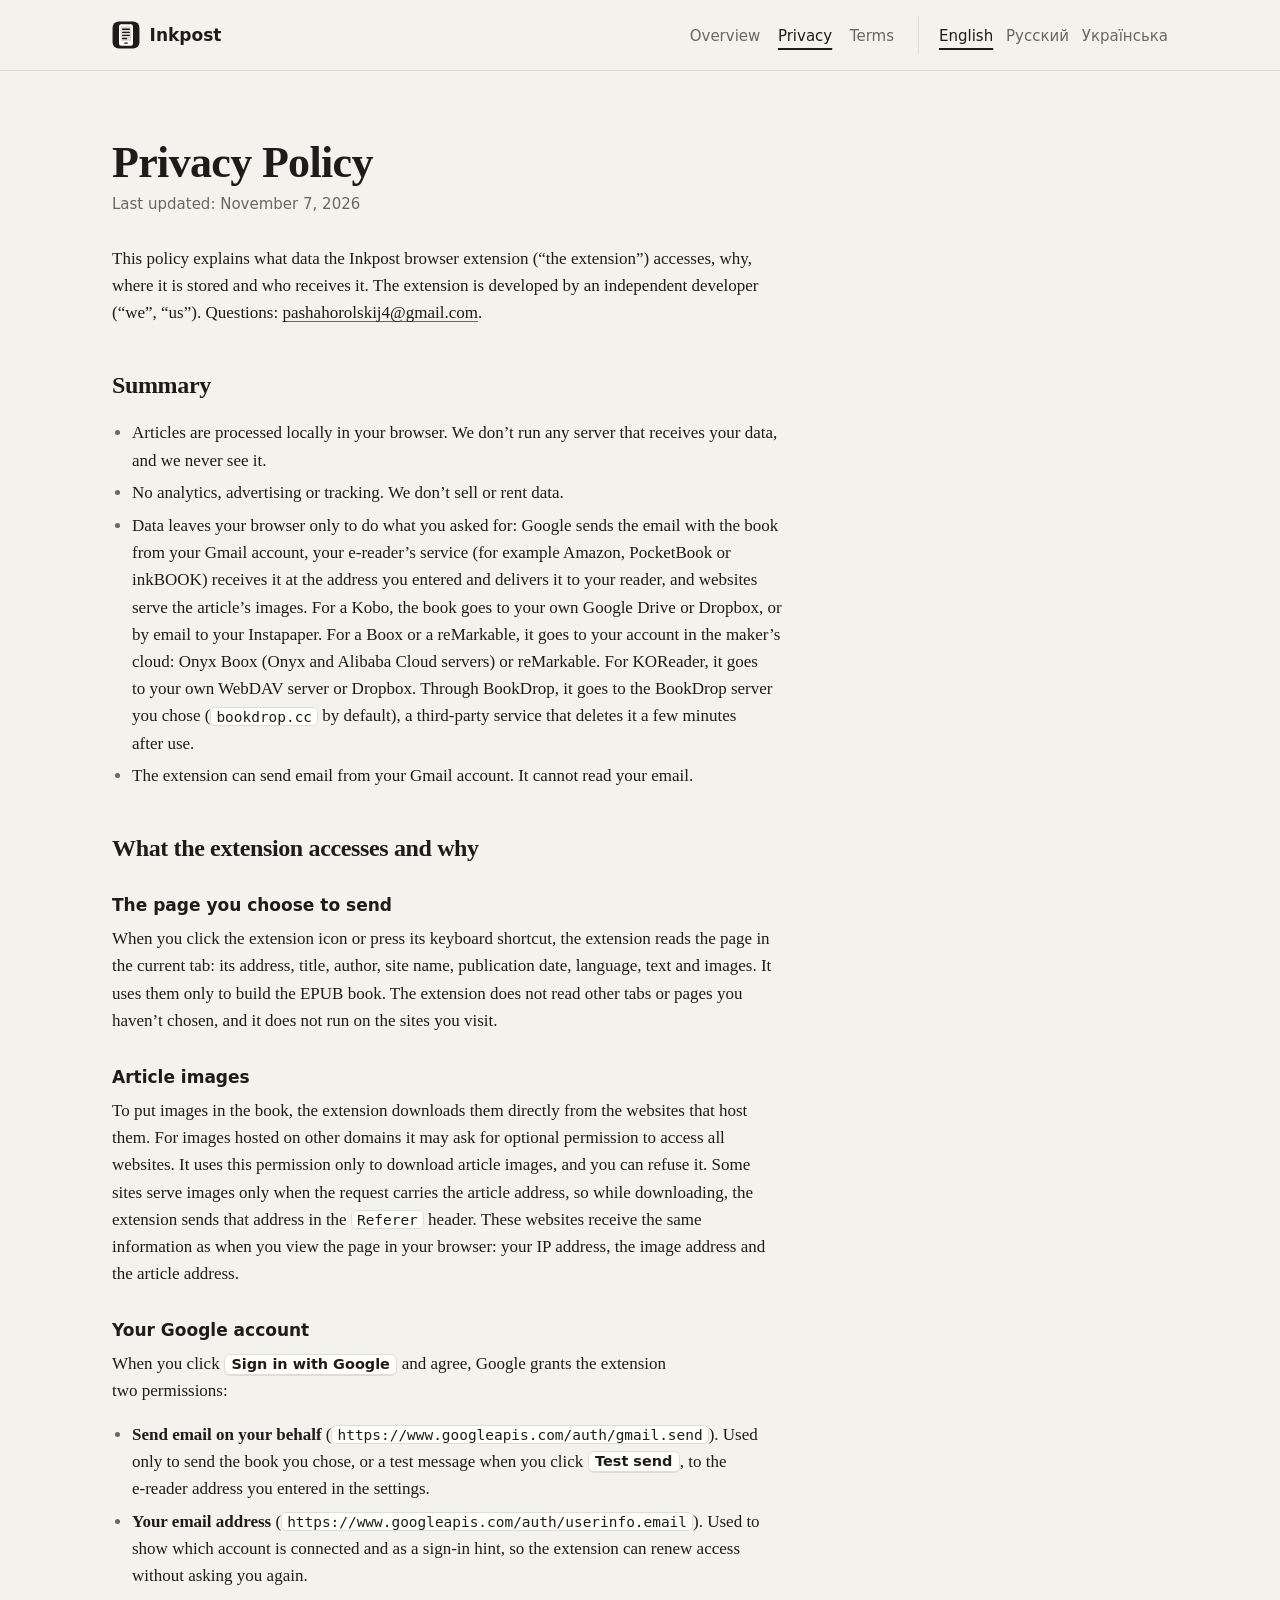
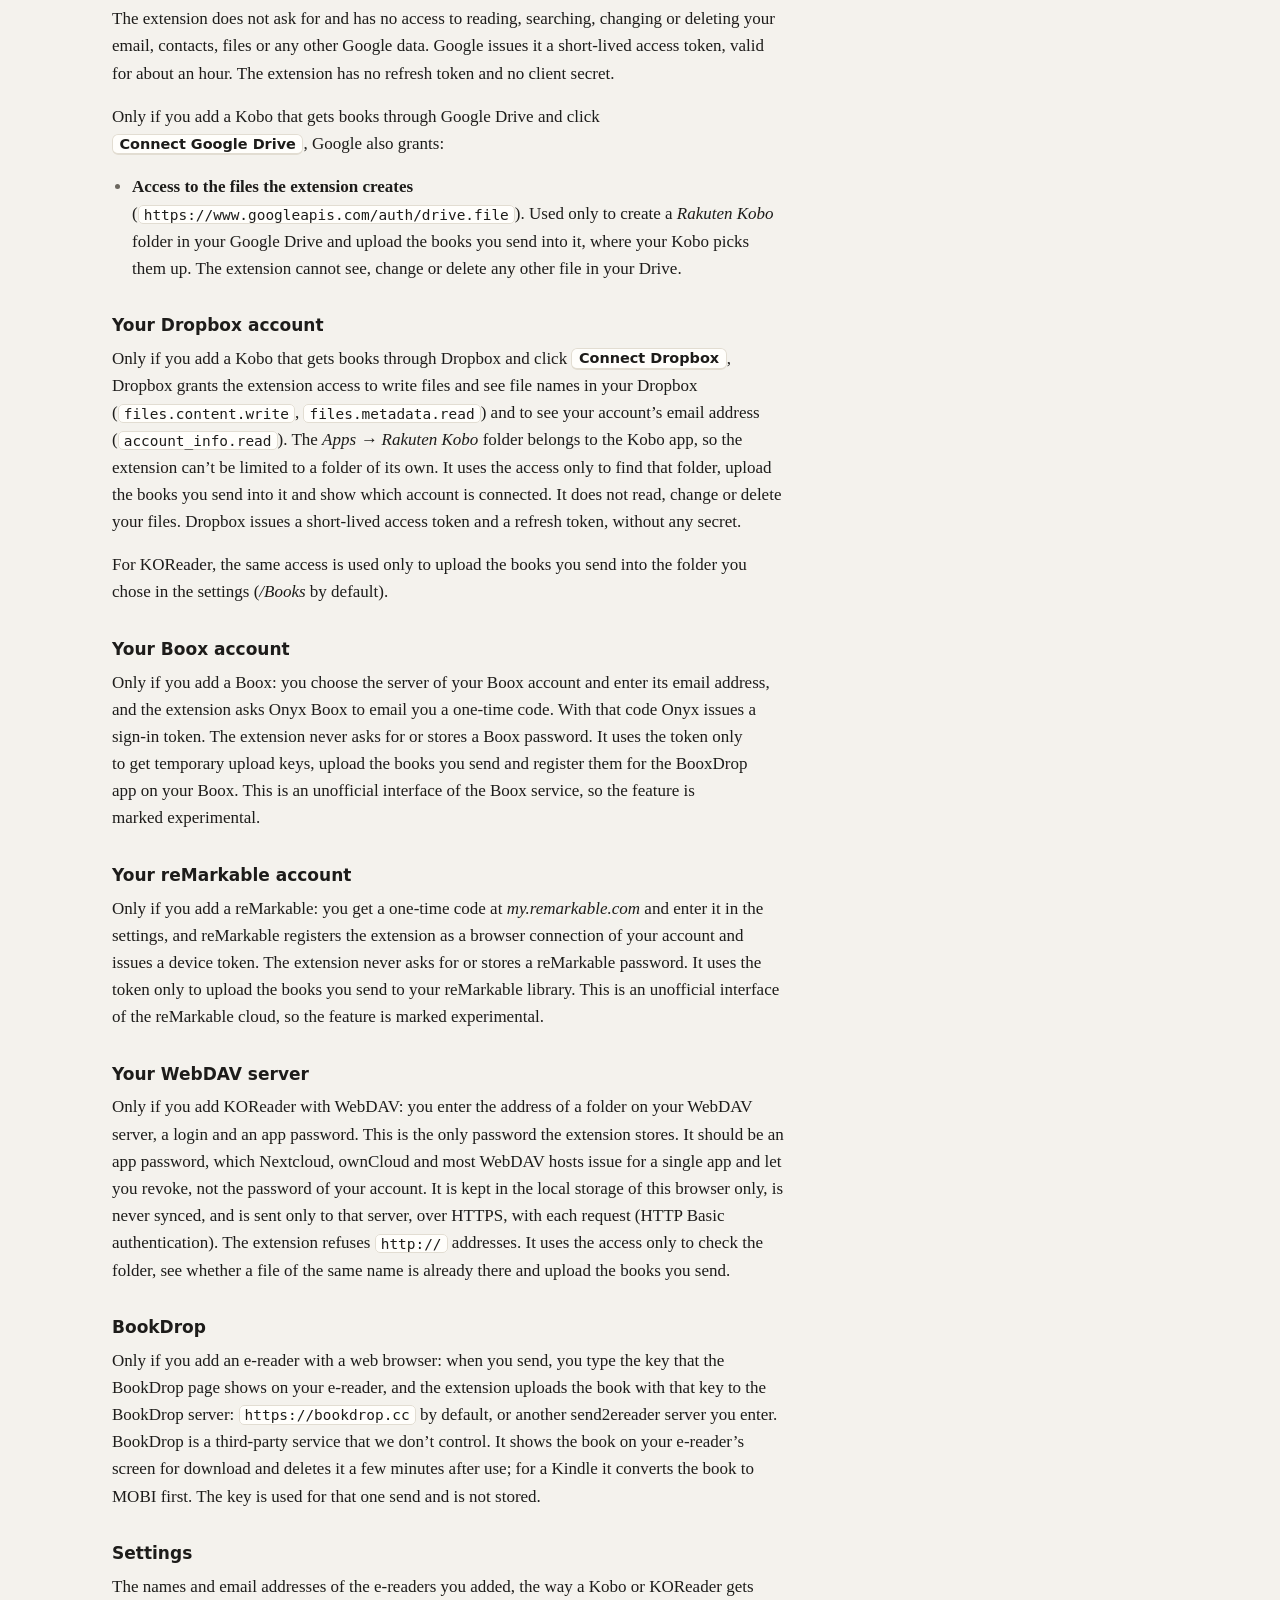
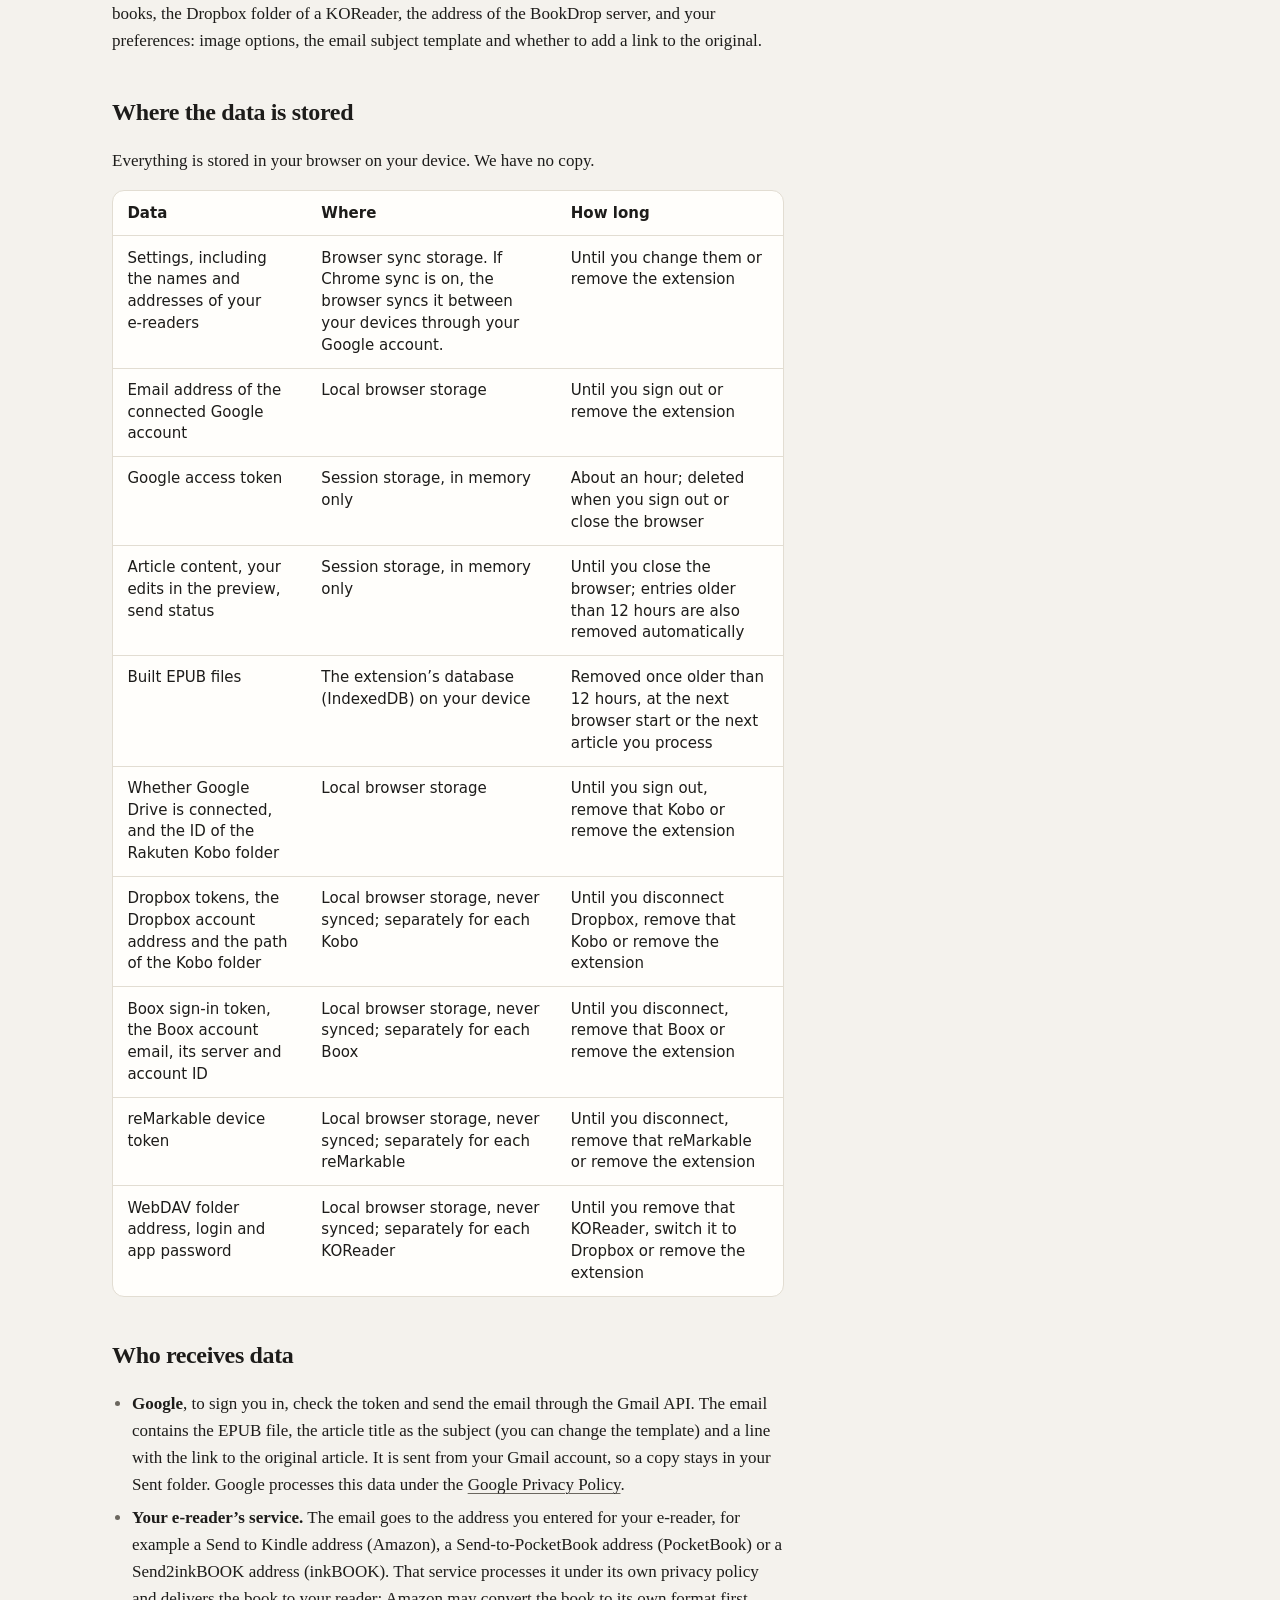
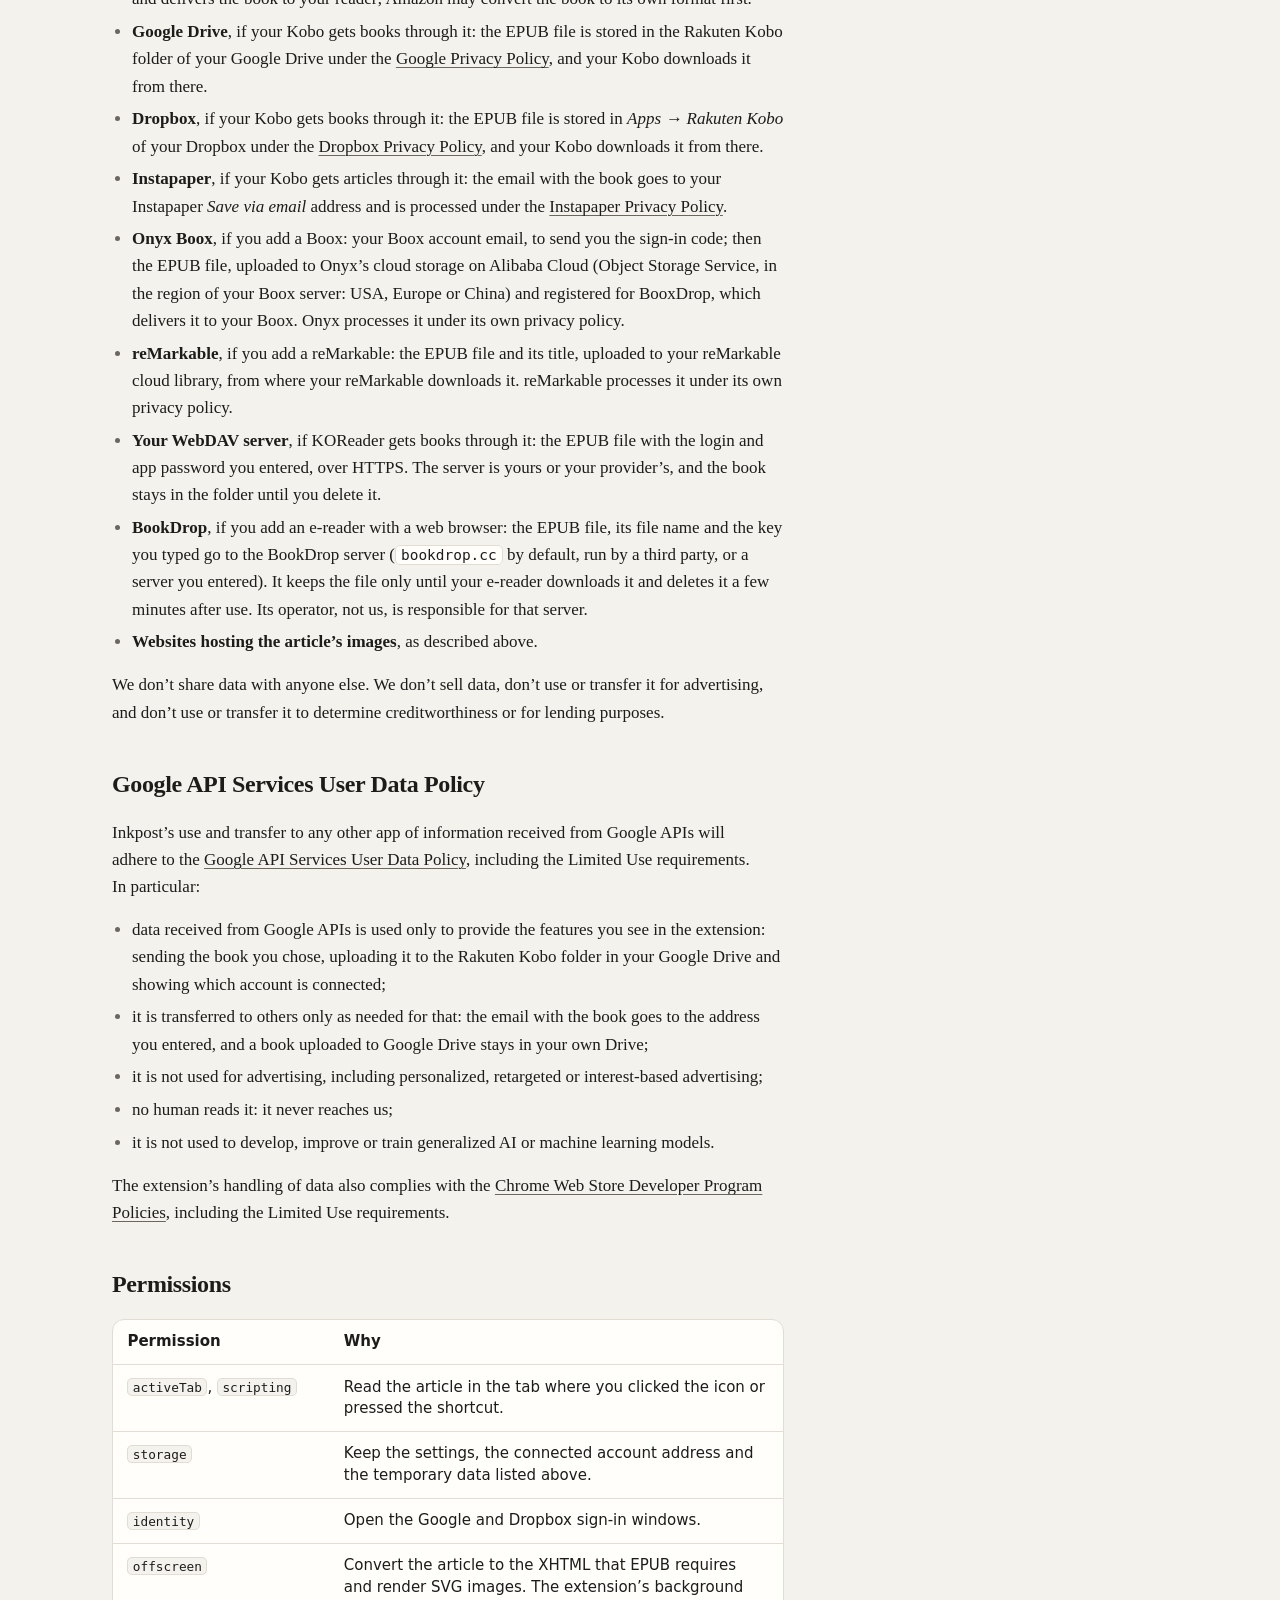
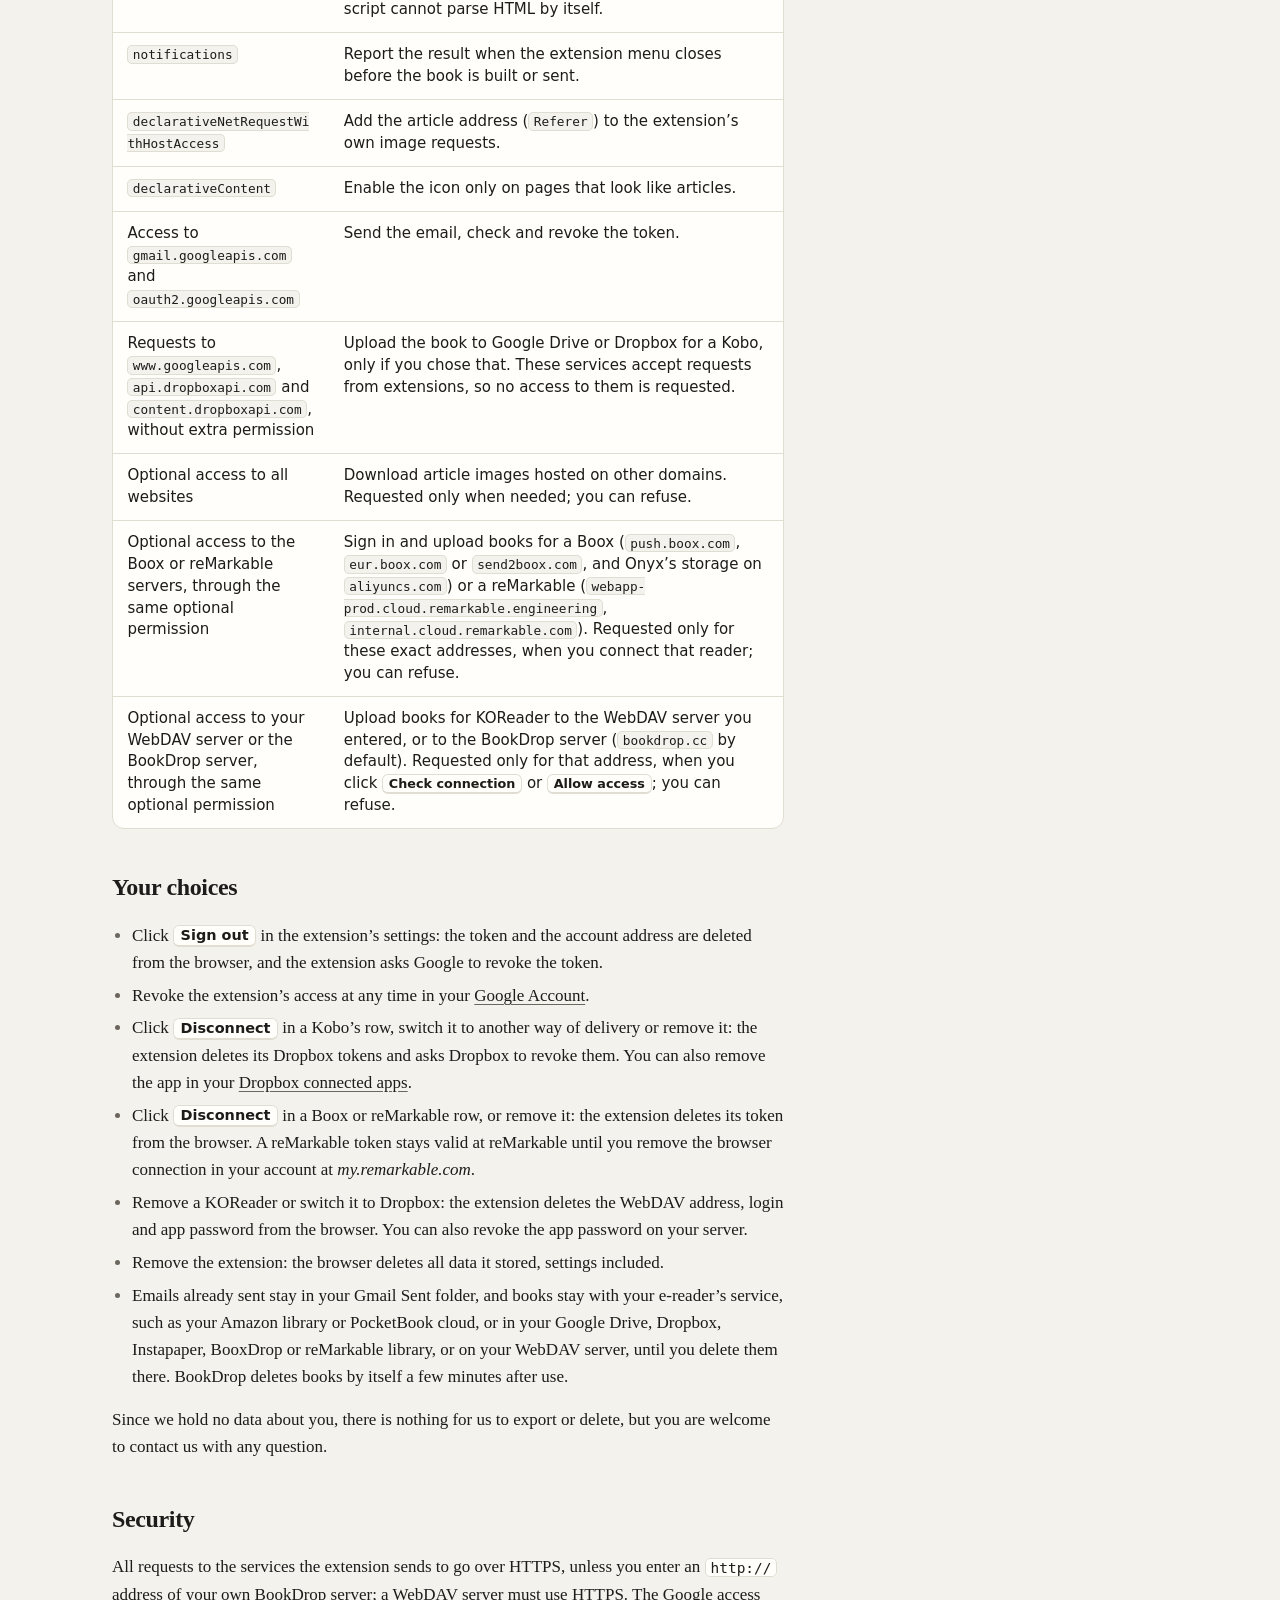
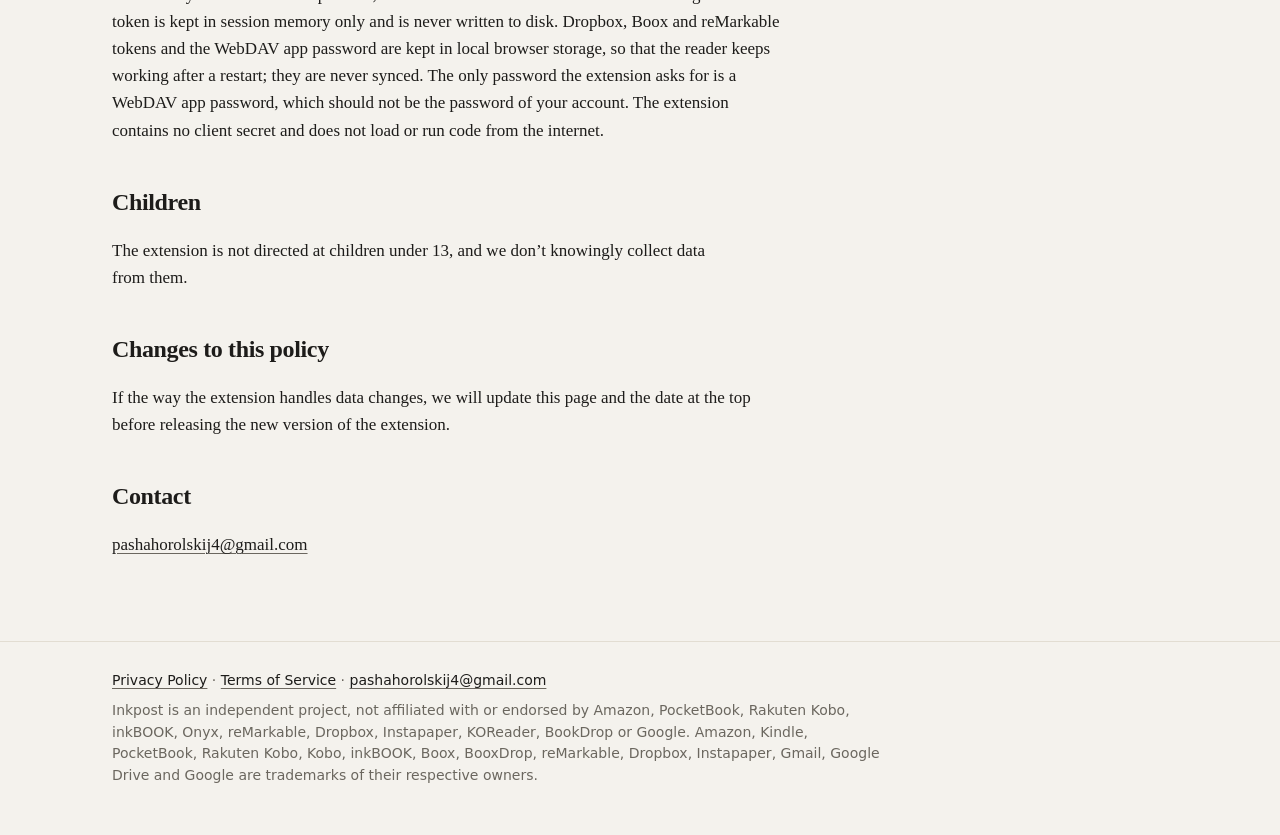
<file: article-to-pocketbook/privacy.html>
<!doctype html>
<html lang="en">
<head>
  <meta charset="utf-8">
  <meta name="viewport" content="width=device-width, initial-scale=1">
  <meta name="color-scheme" content="light dark">
  <title>Privacy Policy · Inkpost</title>
  <meta name="description" content="What data the Inkpost extension accesses, why, where it is stored and who receives it.">
  <link rel="canonical" href="https://pavel-horol.github.io/article-to-pocketbook/privacy.html">
  <link rel="alternate" hreflang="en" href="https://pavel-horol.github.io/article-to-pocketbook/privacy.html">
  <link rel="alternate" hreflang="ru" href="https://pavel-horol.github.io/article-to-pocketbook/ru/privacy.html">
  <link rel="alternate" hreflang="uk" href="https://pavel-horol.github.io/article-to-pocketbook/uk/privacy.html">
  <link rel="alternate" hreflang="x-default" href="https://pavel-horol.github.io/article-to-pocketbook/privacy.html">
  <link rel="icon" href="icon.svg" type="image/svg+xml">
  <link rel="stylesheet" href="style.css">
</head>
<body class="legal">
<header class="site-header">
  <div class="wrap">
    <a class="brand" href="./"><img src="icon.svg" alt="" width="28" height="28">Inkpost</a>
    <nav class="site-nav" aria-label="Site"><ul><li><a href="./">Overview</a></li><li><a href="privacy.html" aria-current="page">Privacy</a></li><li><a href="terms.html">Terms</a></li></ul></nav>
    <nav class="langs" aria-label="Language"><ul><li><a href="privacy.html" hreflang="en" lang="en" aria-current="true">English</a></li><li><a href="ru/privacy.html" hreflang="ru" lang="ru">Русский</a></li><li><a href="uk/privacy.html" hreflang="uk" lang="uk">Українська</a></li></ul></nav>
  </div>
</header>
<main class="wrap">
<article class="doc">
<h1>Privacy Policy</h1>
<p class="meta">Last updated: <time datetime="2026-11-07">November 7, 2026</time></p>

<p>This policy explains what data the Inkpost browser extension (“the extension”) accesses, why, where it is stored and who receives it. The extension is developed by an independent developer (“we”, “us”). Questions: <a href="mailto:pashahorolskij4@gmail.com">pashahorolskij4@gmail.com</a>.</p>

<h2>Summary</h2>
<ul>
  <li>Articles are processed locally in your browser. We don’t run any server that receives your data, and we never see it.</li>
  <li>No analytics, advertising or tracking. We don’t sell or rent data.</li>
  <li>Data leaves your browser only to do what you asked for: Google sends the email with the book from your Gmail account, your e‑reader’s service (for example Amazon, PocketBook or inkBOOK) receives it at the address you entered and delivers it to your reader, and websites serve the article’s images. For a Kobo, the book goes to your own Google Drive or Dropbox, or by email to your Instapaper. For a Boox or a reMarkable, it goes to your account in the maker’s cloud: Onyx Boox (Onyx and Alibaba Cloud servers) or reMarkable. For KOReader, it goes to your own WebDAV server or Dropbox. Through BookDrop, it goes to the BookDrop server you chose (<code>bookdrop.cc</code> by default), a third‑party service that deletes it a few minutes after use.</li>
  <li>The extension can send email from your Gmail account. It cannot read your email.</li>
</ul>

<h2>What the extension accesses and why</h2>

<h3>The page you choose to send</h3>
<p>When you click the extension icon or press its keyboard shortcut, the extension reads the page in the current tab: its address, title, author, site name, publication date, language, text and images. It uses them only to build the EPUB book. The extension does not read other tabs or pages you haven’t chosen, and it does not run on the sites you visit.</p>

<h3>Article images</h3>
<p>To put images in the book, the extension downloads them directly from the websites that host them. For images hosted on other domains it may ask for optional permission to access all websites. It uses this permission only to download article images, and you can refuse it. Some sites serve images only when the request carries the article address, so while downloading, the extension sends that address in the <code>Referer</code> header. These websites receive the same information as when you view the page in your browser: your IP address, the image address and the article address.</p>

<h3>Your Google account</h3>
<p>When you click <span class="label">Sign in with Google</span> and agree, Google grants the extension two permissions:</p>
<ul>
  <li><strong>Send email on your behalf</strong> (<code>https://www.googleapis.com/auth/gmail.send</code>). Used only to send the book you chose, or a test message when you click <span class="label">Test send</span>, to the e‑reader address you entered in the settings.</li>
  <li><strong>Your email address</strong> (<code>https://www.googleapis.com/auth/userinfo.email</code>). Used to show which account is connected and as a sign‑in hint, so the extension can renew access without asking you again.</li>
</ul>
<p>The extension does not ask for and has no access to reading, searching, changing or deleting your email, contacts, files or any other Google data. Google issues it a short‑lived access token, valid for about an hour. The extension has no refresh token and no client secret.</p>
<p>Only if you add a Kobo that gets books through Google Drive and click <span class="label">Connect Google Drive</span>, Google also grants:</p>
<ul>
  <li><strong>Access to the files the extension creates</strong> (<code>https://www.googleapis.com/auth/drive.file</code>). Used only to create a <em>Rakuten Kobo</em> folder in your Google Drive and upload the books you send into it, where your Kobo picks them up. The extension cannot see, change or delete any other file in your Drive.</li>
</ul>

<h3>Your Dropbox account</h3>
<p>Only if you add a Kobo that gets books through Dropbox and click <span class="label">Connect Dropbox</span>, Dropbox grants the extension access to write files and see file names in your Dropbox (<code>files.content.write</code>, <code>files.metadata.read</code>) and to see your account’s email address (<code>account_info.read</code>). The <em>Apps → Rakuten Kobo</em> folder belongs to the Kobo app, so the extension can’t be limited to a folder of its own. It uses the access only to find that folder, upload the books you send into it and show which account is connected. It does not read, change or delete your files. Dropbox issues a short‑lived access token and a refresh token, without any secret.</p>
<p>For KOReader, the same access is used only to upload the books you send into the folder you chose in the settings (<em>/Books</em> by default).</p>

<h3>Your Boox account</h3>
<p>Only if you add a Boox: you choose the server of your Boox account and enter its email address, and the extension asks Onyx Boox to email you a one‑time code. With that code Onyx issues a sign‑in token. The extension never asks for or stores a Boox password. It uses the token only to get temporary upload keys, upload the books you send and register them for the BooxDrop app on your Boox. This is an unofficial interface of the Boox service, so the feature is marked experimental.</p>

<h3>Your reMarkable account</h3>
<p>Only if you add a reMarkable: you get a one‑time code at <em>my.remarkable.com</em> and enter it in the settings, and reMarkable registers the extension as a browser connection of your account and issues a device token. The extension never asks for or stores a reMarkable password. It uses the token only to upload the books you send to your reMarkable library. This is an unofficial interface of the reMarkable cloud, so the feature is marked experimental.</p>

<h3>Your WebDAV server</h3>
<p>Only if you add KOReader with WebDAV: you enter the address of a folder on your WebDAV server, a login and an app password. This is the only password the extension stores. It should be an app password, which Nextcloud, ownCloud and most WebDAV hosts issue for a single app and let you revoke, not the password of your account. It is kept in the local storage of this browser only, is never synced, and is sent only to that server, over HTTPS, with each request (HTTP Basic authentication). The extension refuses <code>http://</code> addresses. It uses the access only to check the folder, see whether a file of the same name is already there and upload the books you send.</p>

<h3>BookDrop</h3>
<p>Only if you add an e‑reader with a web browser: when you send, you type the key that the BookDrop page shows on your e‑reader, and the extension uploads the book with that key to the BookDrop server: <code>https://bookdrop.cc</code> by default, or another send2ereader server you enter. BookDrop is a third‑party service that we don’t control. It shows the book on your e‑reader’s screen for download and deletes it a few minutes after use; for a Kindle it converts the book to MOBI first. The key is used for that one send and is not stored.</p>

<h3>Settings</h3>
<p>The names and email addresses of the e‑readers you added, the way a Kobo or KOReader gets books, the Dropbox folder of a KOReader, the address of the BookDrop server, and your preferences: image options, the email subject template and whether to add a link to the original.</p>

<h2>Where the data is stored</h2>
<p>Everything is stored in your browser on your device. We have no copy.</p>
<div class="table-wrap">
<table>
  <thead><tr><th>Data</th><th>Where</th><th>How long</th></tr></thead>
  <tbody>
    <tr><td>Settings, including the names and addresses of your e‑readers</td><td>Browser sync storage. If Chrome sync is on, the browser syncs it between your devices through your Google account.</td><td>Until you change them or remove the extension</td></tr>
    <tr><td>Email address of the connected Google account</td><td>Local browser storage</td><td>Until you sign out or remove the extension</td></tr>
    <tr><td>Google access token</td><td>Session storage, in memory only</td><td>About an hour; deleted when you sign out or close the browser</td></tr>
    <tr><td>Article content, your edits in the preview, send status</td><td>Session storage, in memory only</td><td>Until you close the browser; entries older than 12 hours are also removed automatically</td></tr>
    <tr><td>Built EPUB files</td><td>The extension’s database (IndexedDB) on your device</td><td>Removed once older than 12 hours, at the next browser start or the next article you process</td></tr>
    <tr><td>Whether Google Drive is connected, and the ID of the Rakuten Kobo folder</td><td>Local browser storage</td><td>Until you sign out, remove that Kobo or remove the extension</td></tr>
    <tr><td>Dropbox tokens, the Dropbox account address and the path of the Kobo folder</td><td>Local browser storage, never synced; separately for each Kobo</td><td>Until you disconnect Dropbox, remove that Kobo or remove the extension</td></tr>
    <tr><td>Boox sign‑in token, the Boox account email, its server and account ID</td><td>Local browser storage, never synced; separately for each Boox</td><td>Until you disconnect, remove that Boox or remove the extension</td></tr>
    <tr><td>reMarkable device token</td><td>Local browser storage, never synced; separately for each reMarkable</td><td>Until you disconnect, remove that reMarkable or remove the extension</td></tr>
    <tr><td>WebDAV folder address, login and app password</td><td>Local browser storage, never synced; separately for each KOReader</td><td>Until you remove that KOReader, switch it to Dropbox or remove the extension</td></tr>
  </tbody>
</table>
</div>

<h2>Who receives data</h2>
<ul>
  <li><strong>Google</strong>, to sign you in, check the token and send the email through the Gmail API. The email contains the EPUB file, the article title as the subject (you can change the template) and a line with the link to the original article. It is sent from your Gmail account, so a copy stays in your Sent folder. Google processes this data under the <a href="https://policies.google.com/privacy">Google Privacy Policy</a>.</li>
  <li><strong>Your e‑reader’s service.</strong> The email goes to the address you entered for your e‑reader, for example a Send to Kindle address (Amazon), a Send‑to‑PocketBook address (PocketBook) or a Send2inkBOOK address (inkBOOK). That service processes it under its own privacy policy and delivers the book to your reader; Amazon may convert the book to its own format first.</li>
  <li><strong>Google Drive</strong>, if your Kobo gets books through it: the EPUB file is stored in the Rakuten Kobo folder of your Google Drive under the <a href="https://policies.google.com/privacy">Google Privacy Policy</a>, and your Kobo downloads it from there.</li>
  <li><strong>Dropbox</strong>, if your Kobo gets books through it: the EPUB file is stored in <em>Apps → Rakuten Kobo</em> of your Dropbox under the <a href="https://www.dropbox.com/privacy">Dropbox Privacy Policy</a>, and your Kobo downloads it from there.</li>
  <li><strong>Instapaper</strong>, if your Kobo gets articles through it: the email with the book goes to your Instapaper <em>Save via email</em> address and is processed under the <a href="https://www.instapaper.com/privacy">Instapaper Privacy Policy</a>.</li>
  <li><strong>Onyx Boox</strong>, if you add a Boox: your Boox account email, to send you the sign‑in code; then the EPUB file, uploaded to Onyx’s cloud storage on Alibaba Cloud (Object Storage Service, in the region of your Boox server: USA, Europe or China) and registered for BooxDrop, which delivers it to your Boox. Onyx processes it under its own privacy policy.</li>
  <li><strong>reMarkable</strong>, if you add a reMarkable: the EPUB file and its title, uploaded to your reMarkable cloud library, from where your reMarkable downloads it. reMarkable processes it under its own privacy policy.</li>
  <li><strong>Your WebDAV server</strong>, if KOReader gets books through it: the EPUB file with the login and app password you entered, over HTTPS. The server is yours or your provider’s, and the book stays in the folder until you delete it.</li>
  <li><strong>BookDrop</strong>, if you add an e‑reader with a web browser: the EPUB file, its file name and the key you typed go to the BookDrop server (<code>bookdrop.cc</code> by default, run by a third party, or a server you entered). It keeps the file only until your e‑reader downloads it and deletes it a few minutes after use. Its operator, not us, is responsible for that server.</li>
  <li><strong>Websites hosting the article’s images</strong>, as described above.</li>
</ul>
<p>We don’t share data with anyone else. We don’t sell data, don’t use or transfer it for advertising, and don’t use or transfer it to determine creditworthiness or for lending purposes.</p>

<h2>Google API Services User Data Policy</h2>
<p>Inkpost’s use and transfer to any other app of information received from Google APIs will adhere to the <a href="https://developers.google.com/terms/api-services-user-data-policy">Google API Services User Data Policy</a>, including the Limited Use requirements. In particular:</p>
<ul>
  <li>data received from Google APIs is used only to provide the features you see in the extension: sending the book you chose, uploading it to the Rakuten Kobo folder in your Google Drive and showing which account is connected;</li>
  <li>it is transferred to others only as needed for that: the email with the book goes to the address you entered, and a book uploaded to Google Drive stays in your own Drive;</li>
  <li>it is not used for advertising, including personalized, retargeted or interest‑based advertising;</li>
  <li>no human reads it: it never reaches us;</li>
  <li>it is not used to develop, improve or train generalized AI or machine learning models.</li>
</ul>
<p>The extension’s handling of data also complies with the <a href="https://developer.chrome.com/docs/webstore/program-policies">Chrome Web Store Developer Program Policies</a>, including the Limited Use requirements.</p>

<h2>Permissions</h2>
<div class="table-wrap">
<table>
  <thead><tr><th>Permission</th><th>Why</th></tr></thead>
  <tbody>
    <tr><td><code>activeTab</code>, <code>scripting</code></td><td>Read the article in the tab where you clicked the icon or pressed the shortcut.</td></tr>
    <tr><td><code>storage</code></td><td>Keep the settings, the connected account address and the temporary data listed above.</td></tr>
    <tr><td><code>identity</code></td><td>Open the Google and Dropbox sign‑in windows.</td></tr>
    <tr><td><code>offscreen</code></td><td>Convert the article to the XHTML that EPUB requires and render SVG images. The extension’s background script cannot parse HTML by itself.</td></tr>
    <tr><td><code>notifications</code></td><td>Report the result when the extension menu closes before the book is built or sent.</td></tr>
    <tr><td><code>declarativeNetRequestWithHostAccess</code></td><td>Add the article address (<code>Referer</code>) to the extension’s own image requests.</td></tr>
    <tr><td><code>declarativeContent</code></td><td>Enable the icon only on pages that look like articles.</td></tr>
    <tr><td>Access to <code>gmail.googleapis.com</code> and <code>oauth2.googleapis.com</code></td><td>Send the email, check and revoke the token.</td></tr>
    <tr><td>Requests to <code>www.googleapis.com</code>, <code>api.dropboxapi.com</code> and <code>content.dropboxapi.com</code>, without extra permission</td><td>Upload the book to Google Drive or Dropbox for a Kobo, only if you chose that. These services accept requests from extensions, so no access to them is requested.</td></tr>
    <tr><td>Optional access to all websites</td><td>Download article images hosted on other domains. Requested only when needed; you can refuse.</td></tr>
    <tr><td>Optional access to the Boox or reMarkable servers, through the same optional permission</td><td>Sign in and upload books for a Boox (<code>push.boox.com</code>, <code>eur.boox.com</code> or <code>send2boox.com</code>, and Onyx’s storage on <code>aliyuncs.com</code>) or a reMarkable (<code>webapp-prod.cloud.remarkable.engineering</code>, <code>internal.cloud.remarkable.com</code>). Requested only for these exact addresses, when you connect that reader; you can refuse.</td></tr>
    <tr><td>Optional access to your WebDAV server or the BookDrop server, through the same optional permission</td><td>Upload books for KOReader to the WebDAV server you entered, or to the BookDrop server (<code>bookdrop.cc</code> by default). Requested only for that address, when you click <span class="label">Check connection</span> or <span class="label">Allow access</span>; you can refuse.</td></tr>
  </tbody>
</table>
</div>

<h2>Your choices</h2>
<ul>
  <li>Click <span class="label">Sign out</span> in the extension’s settings: the token and the account address are deleted from the browser, and the extension asks Google to revoke the token.</li>
  <li>Revoke the extension’s access at any time in your <a href="https://myaccount.google.com/permissions">Google Account</a>.</li>
  <li>Click <span class="label">Disconnect</span> in a Kobo’s row, switch it to another way of delivery or remove it: the extension deletes its Dropbox tokens and asks Dropbox to revoke them. You can also remove the app in your <a href="https://www.dropbox.com/account/connected_apps">Dropbox connected apps</a>.</li>
  <li>Click <span class="label">Disconnect</span> in a Boox or reMarkable row, or remove it: the extension deletes its token from the browser. A reMarkable token stays valid at reMarkable until you remove the browser connection in your account at <em>my.remarkable.com</em>.</li>
  <li>Remove a KOReader or switch it to Dropbox: the extension deletes the WebDAV address, login and app password from the browser. You can also revoke the app password on your server.</li>
  <li>Remove the extension: the browser deletes all data it stored, settings included.</li>
  <li>Emails already sent stay in your Gmail Sent folder, and books stay with your e‑reader’s service, such as your Amazon library or PocketBook cloud, or in your Google Drive, Dropbox, Instapaper, BooxDrop or reMarkable library, or on your WebDAV server, until you delete them there. BookDrop deletes books by itself a few minutes after use.</li>
</ul>
<p>Since we hold no data about you, there is nothing for us to export or delete, but you are welcome to contact us with any question.</p>

<h2>Security</h2>
<p>All requests to the services the extension sends to go over HTTPS, unless you enter an <code>http://</code> address of your own BookDrop server; a WebDAV server must use HTTPS. The Google access token is kept in session memory only and is never written to disk. Dropbox, Boox and reMarkable tokens and the WebDAV app password are kept in local browser storage, so that the reader keeps working after a restart; they are never synced. The only password the extension asks for is a WebDAV app password, which should not be the password of your account. The extension contains no client secret and does not load or run code from the internet.</p>

<h2>Children</h2>
<p>The extension is not directed at children under 13, and we don’t knowingly collect data from them.</p>

<h2>Changes to this policy</h2>
<p>If the way the extension handles data changes, we will update this page and the date at the top before releasing the new version of the extension.</p>

<h2>Contact</h2>
<p><a href="mailto:pashahorolskij4@gmail.com">pashahorolskij4@gmail.com</a></p>
</article>
</main>
<footer class="site-footer">
  <div class="wrap">
    <p><a href="privacy.html">Privacy Policy</a> · <a href="terms.html">Terms of Service</a> · <a href="mailto:pashahorolskij4@gmail.com">pashahorolskij4@gmail.com</a></p>
    <p>Inkpost is an independent project, not affiliated with or endorsed by Amazon, PocketBook, Rakuten Kobo, inkBOOK, Onyx, reMarkable, Dropbox, Instapaper, KOReader, BookDrop or Google. Amazon, Kindle, PocketBook, Rakuten Kobo, Kobo, inkBOOK, Boox, BooxDrop, reMarkable, Dropbox, Instapaper, Gmail, Google Drive and Google are trademarks of their respective owners.</p>
  </div>
</footer>
</body>
</html>
</file>
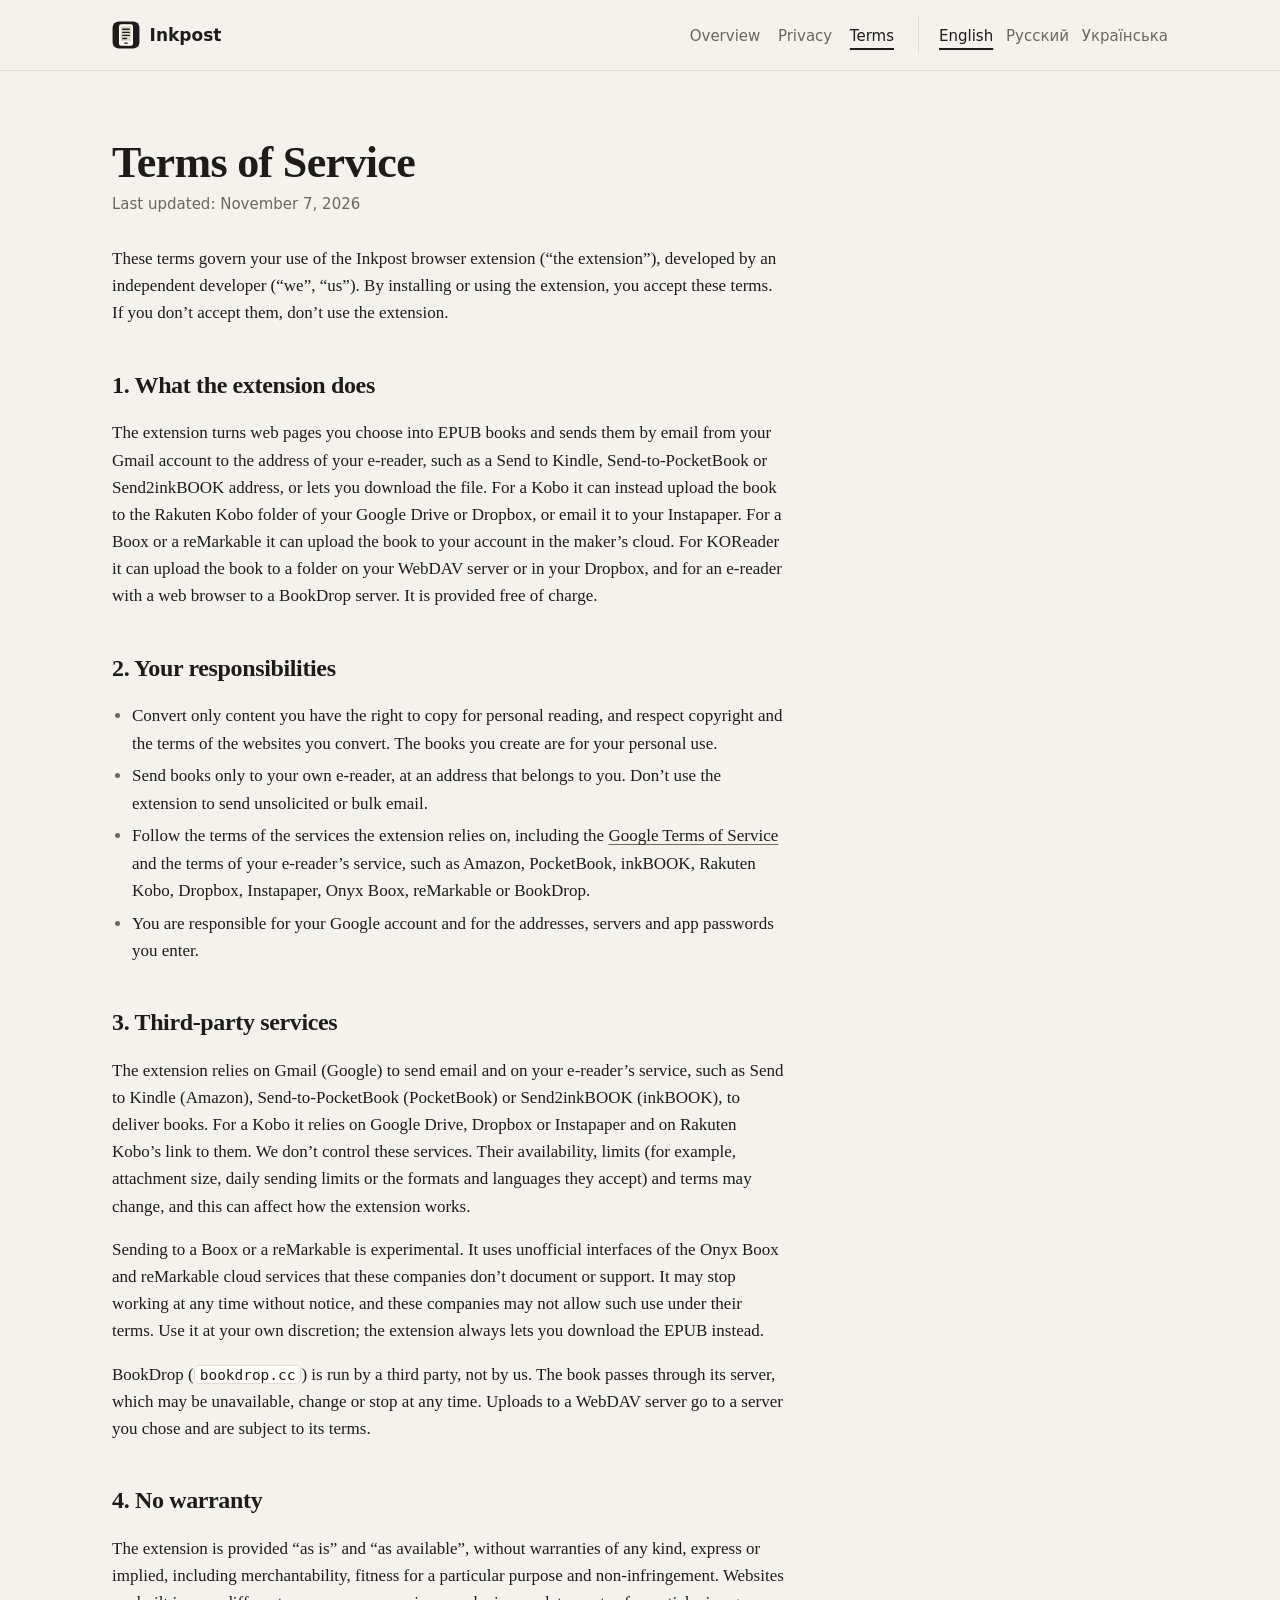
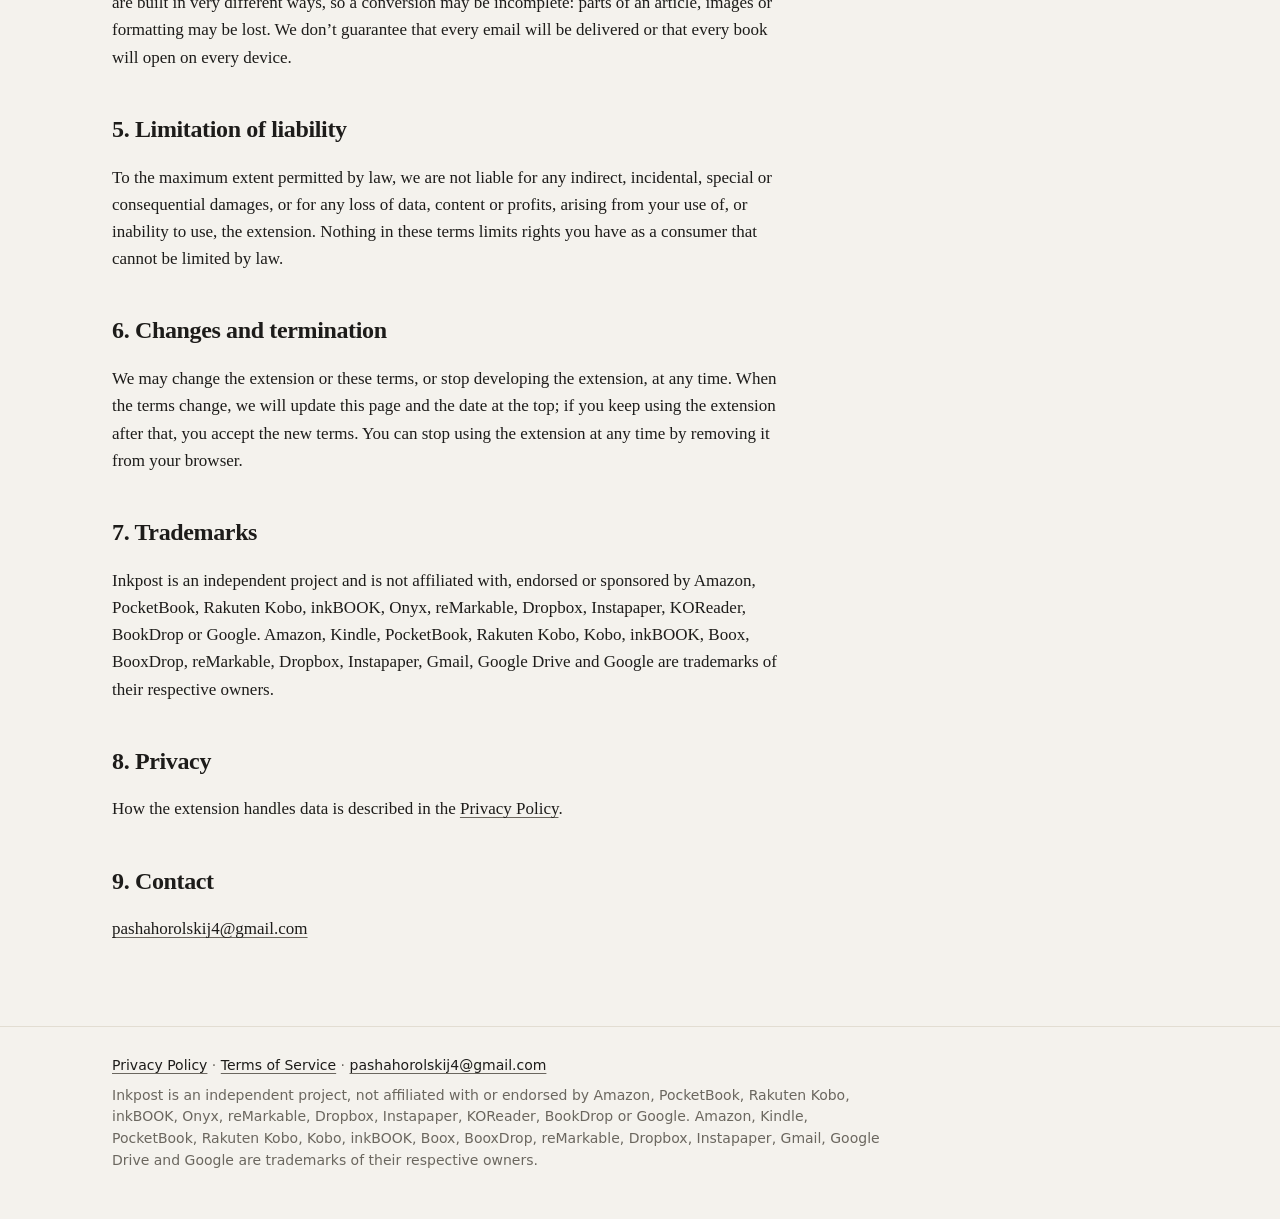
<file: article-to-pocketbook/terms.html>
<!doctype html>
<html lang="en">
<head>
  <meta charset="utf-8">
  <meta name="viewport" content="width=device-width, initial-scale=1">
  <meta name="color-scheme" content="light dark">
  <title>Terms of Service · Inkpost</title>
  <meta name="description" content="Terms of use of the Inkpost browser extension.">
  <link rel="canonical" href="https://pavel-horol.github.io/article-to-pocketbook/terms.html">
  <link rel="alternate" hreflang="en" href="https://pavel-horol.github.io/article-to-pocketbook/terms.html">
  <link rel="alternate" hreflang="ru" href="https://pavel-horol.github.io/article-to-pocketbook/ru/terms.html">
  <link rel="alternate" hreflang="uk" href="https://pavel-horol.github.io/article-to-pocketbook/uk/terms.html">
  <link rel="alternate" hreflang="x-default" href="https://pavel-horol.github.io/article-to-pocketbook/terms.html">
  <link rel="icon" href="icon.svg" type="image/svg+xml">
  <link rel="stylesheet" href="style.css">
</head>
<body class="legal">
<header class="site-header">
  <div class="wrap">
    <a class="brand" href="./"><img src="icon.svg" alt="" width="28" height="28">Inkpost</a>
    <nav class="site-nav" aria-label="Site"><ul><li><a href="./">Overview</a></li><li><a href="privacy.html">Privacy</a></li><li><a href="terms.html" aria-current="page">Terms</a></li></ul></nav>
    <nav class="langs" aria-label="Language"><ul><li><a href="terms.html" hreflang="en" lang="en" aria-current="true">English</a></li><li><a href="ru/terms.html" hreflang="ru" lang="ru">Русский</a></li><li><a href="uk/terms.html" hreflang="uk" lang="uk">Українська</a></li></ul></nav>
  </div>
</header>
<main class="wrap">
<article class="doc">
<h1>Terms of Service</h1>
<p class="meta">Last updated: <time datetime="2026-11-07">November 7, 2026</time></p>

<p>These terms govern your use of the Inkpost browser extension (“the extension”), developed by an independent developer (“we”, “us”). By installing or using the extension, you accept these terms. If you don’t accept them, don’t use the extension.</p>

<h2>1. What the extension does</h2>
<p>The extension turns web pages you choose into EPUB books and sends them by email from your Gmail account to the address of your e‑reader, such as a Send to Kindle, Send‑to‑PocketBook or Send2inkBOOK address, or lets you download the file. For a Kobo it can instead upload the book to the Rakuten Kobo folder of your Google Drive or Dropbox, or email it to your Instapaper. For a Boox or a reMarkable it can upload the book to your account in the maker’s cloud. For KOReader it can upload the book to a folder on your WebDAV server or in your Dropbox, and for an e‑reader with a web browser to a BookDrop server. It is provided free of charge.</p>

<h2>2. Your responsibilities</h2>
<ul>
  <li>Convert only content you have the right to copy for personal reading, and respect copyright and the terms of the websites you convert. The books you create are for your personal use.</li>
  <li>Send books only to your own e‑reader, at an address that belongs to you. Don’t use the extension to send unsolicited or bulk email.</li>
  <li>Follow the terms of the services the extension relies on, including the <a href="https://policies.google.com/terms">Google Terms of Service</a> and the terms of your e‑reader’s service, such as Amazon, PocketBook, inkBOOK, Rakuten Kobo, Dropbox, Instapaper, Onyx Boox, reMarkable or BookDrop.</li>
  <li>You are responsible for your Google account and for the addresses, servers and app passwords you enter.</li>
</ul>

<h2>3. Third‑party services</h2>
<p>The extension relies on Gmail (Google) to send email and on your e‑reader’s service, such as Send to Kindle (Amazon), Send‑to‑PocketBook (PocketBook) or Send2inkBOOK (inkBOOK), to deliver books. For a Kobo it relies on Google Drive, Dropbox or Instapaper and on Rakuten Kobo’s link to them. We don’t control these services. Their availability, limits (for example, attachment size, daily sending limits or the formats and languages they accept) and terms may change, and this can affect how the extension works.</p>
<p>Sending to a Boox or a reMarkable is experimental. It uses unofficial interfaces of the Onyx Boox and reMarkable cloud services that these companies don’t document or support. It may stop working at any time without notice, and these companies may not allow such use under their terms. Use it at your own discretion; the extension always lets you download the EPUB instead.</p>
<p>BookDrop (<code>bookdrop.cc</code>) is run by a third party, not by us. The book passes through its server, which may be unavailable, change or stop at any time. Uploads to a WebDAV server go to a server you chose and are subject to its terms.</p>

<h2>4. No warranty</h2>
<p>The extension is provided “as is” and “as available”, without warranties of any kind, express or implied, including merchantability, fitness for a particular purpose and non‑infringement. Websites are built in very different ways, so a conversion may be incomplete: parts of an article, images or formatting may be lost. We don’t guarantee that every email will be delivered or that every book will open on every device.</p>

<h2>5. Limitation of liability</h2>
<p>To the maximum extent permitted by law, we are not liable for any indirect, incidental, special or consequential damages, or for any loss of data, content or profits, arising from your use of, or inability to use, the extension. Nothing in these terms limits rights you have as a consumer that cannot be limited by law.</p>

<h2>6. Changes and termination</h2>
<p>We may change the extension or these terms, or stop developing the extension, at any time. When the terms change, we will update this page and the date at the top; if you keep using the extension after that, you accept the new terms. You can stop using the extension at any time by removing it from your browser.</p>

<h2>7. Trademarks</h2>
<p>Inkpost is an independent project and is not affiliated with, endorsed or sponsored by Amazon, PocketBook, Rakuten Kobo, inkBOOK, Onyx, reMarkable, Dropbox, Instapaper, KOReader, BookDrop or Google. Amazon, Kindle, PocketBook, Rakuten Kobo, Kobo, inkBOOK, Boox, BooxDrop, reMarkable, Dropbox, Instapaper, Gmail, Google Drive and Google are trademarks of their respective owners.</p>

<h2>8. Privacy</h2>
<p>How the extension handles data is described in the <a href="privacy.html">Privacy Policy</a>.</p>

<h2>9. Contact</h2>
<p><a href="mailto:pashahorolskij4@gmail.com">pashahorolskij4@gmail.com</a></p>
</article>
</main>
<footer class="site-footer">
  <div class="wrap">
    <p><a href="privacy.html">Privacy Policy</a> · <a href="terms.html">Terms of Service</a> · <a href="mailto:pashahorolskij4@gmail.com">pashahorolskij4@gmail.com</a></p>
    <p>Inkpost is an independent project, not affiliated with or endorsed by Amazon, PocketBook, Rakuten Kobo, inkBOOK, Onyx, reMarkable, Dropbox, Instapaper, KOReader, BookDrop or Google. Amazon, Kindle, PocketBook, Rakuten Kobo, Kobo, inkBOOK, Boox, BooxDrop, reMarkable, Dropbox, Instapaper, Gmail, Google Drive and Google are trademarks of their respective owners.</p>
  </div>
</footer>
</body>
</html>
</file>
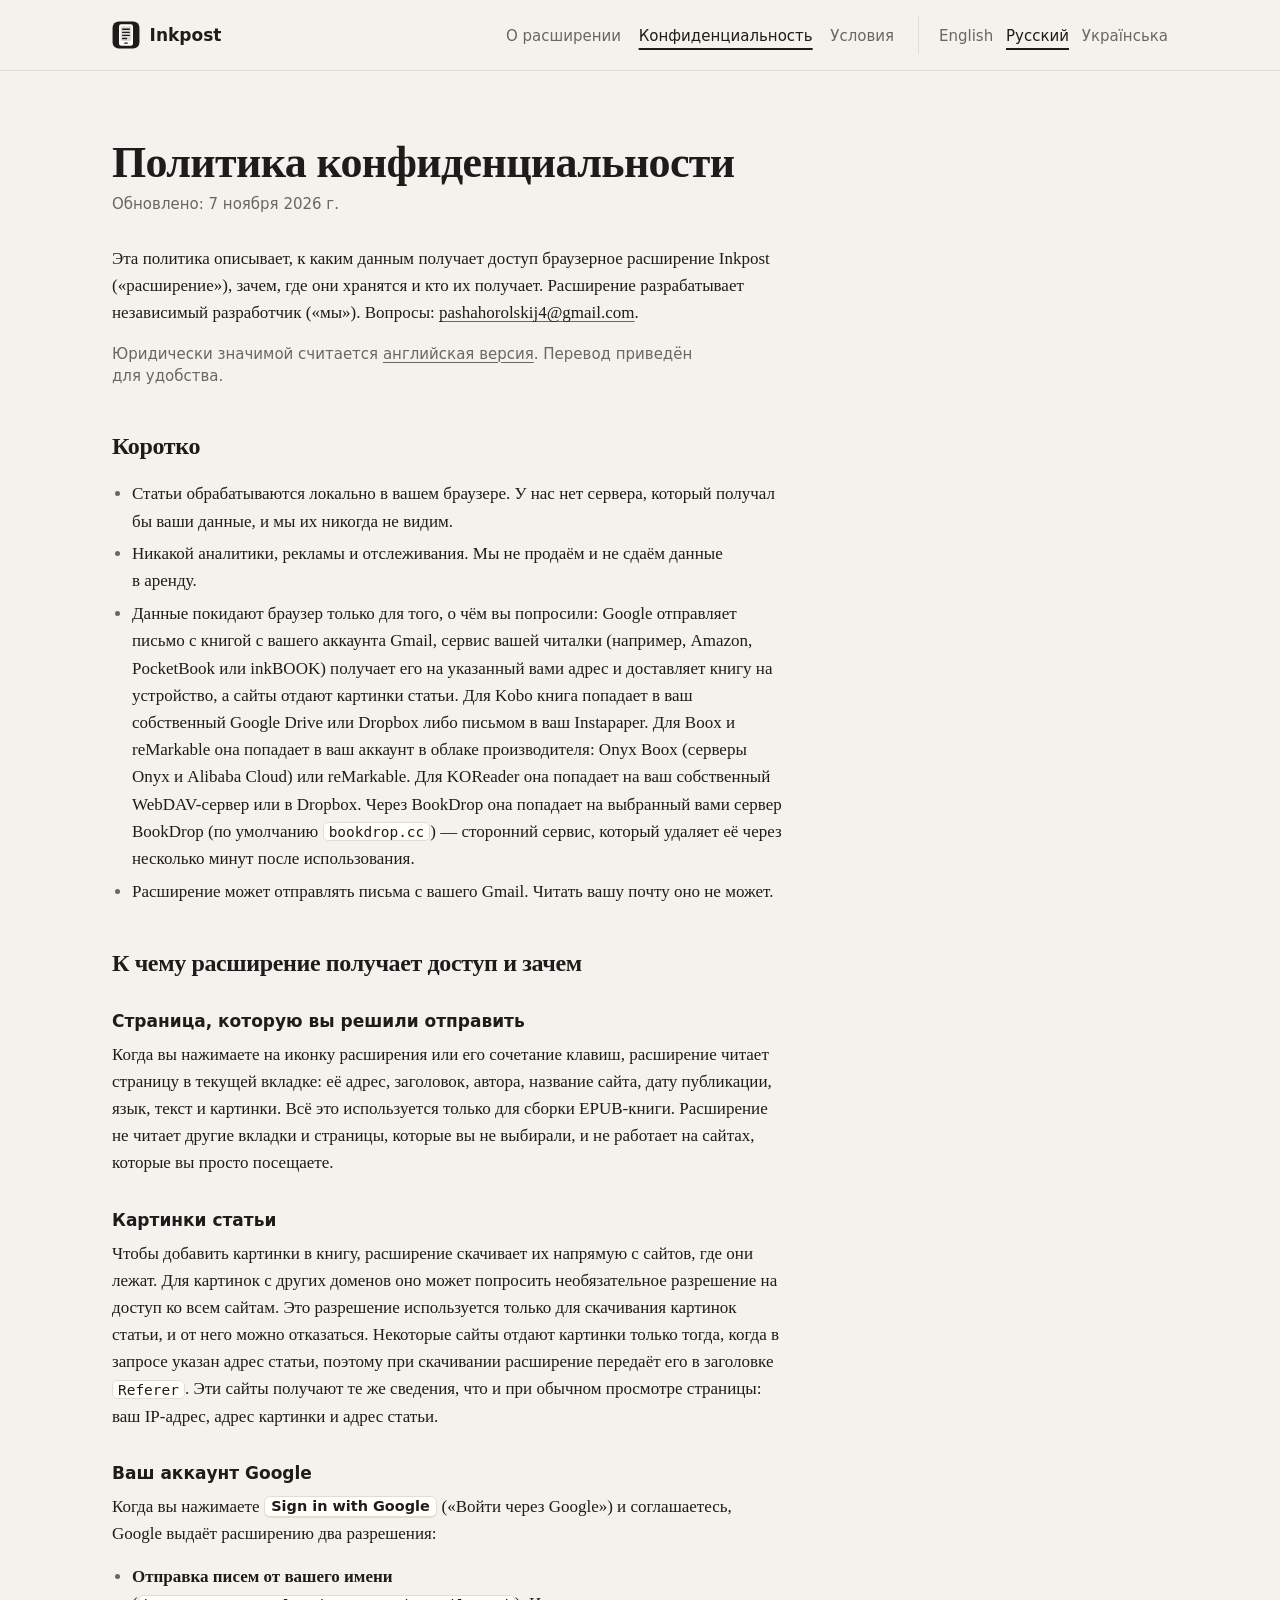
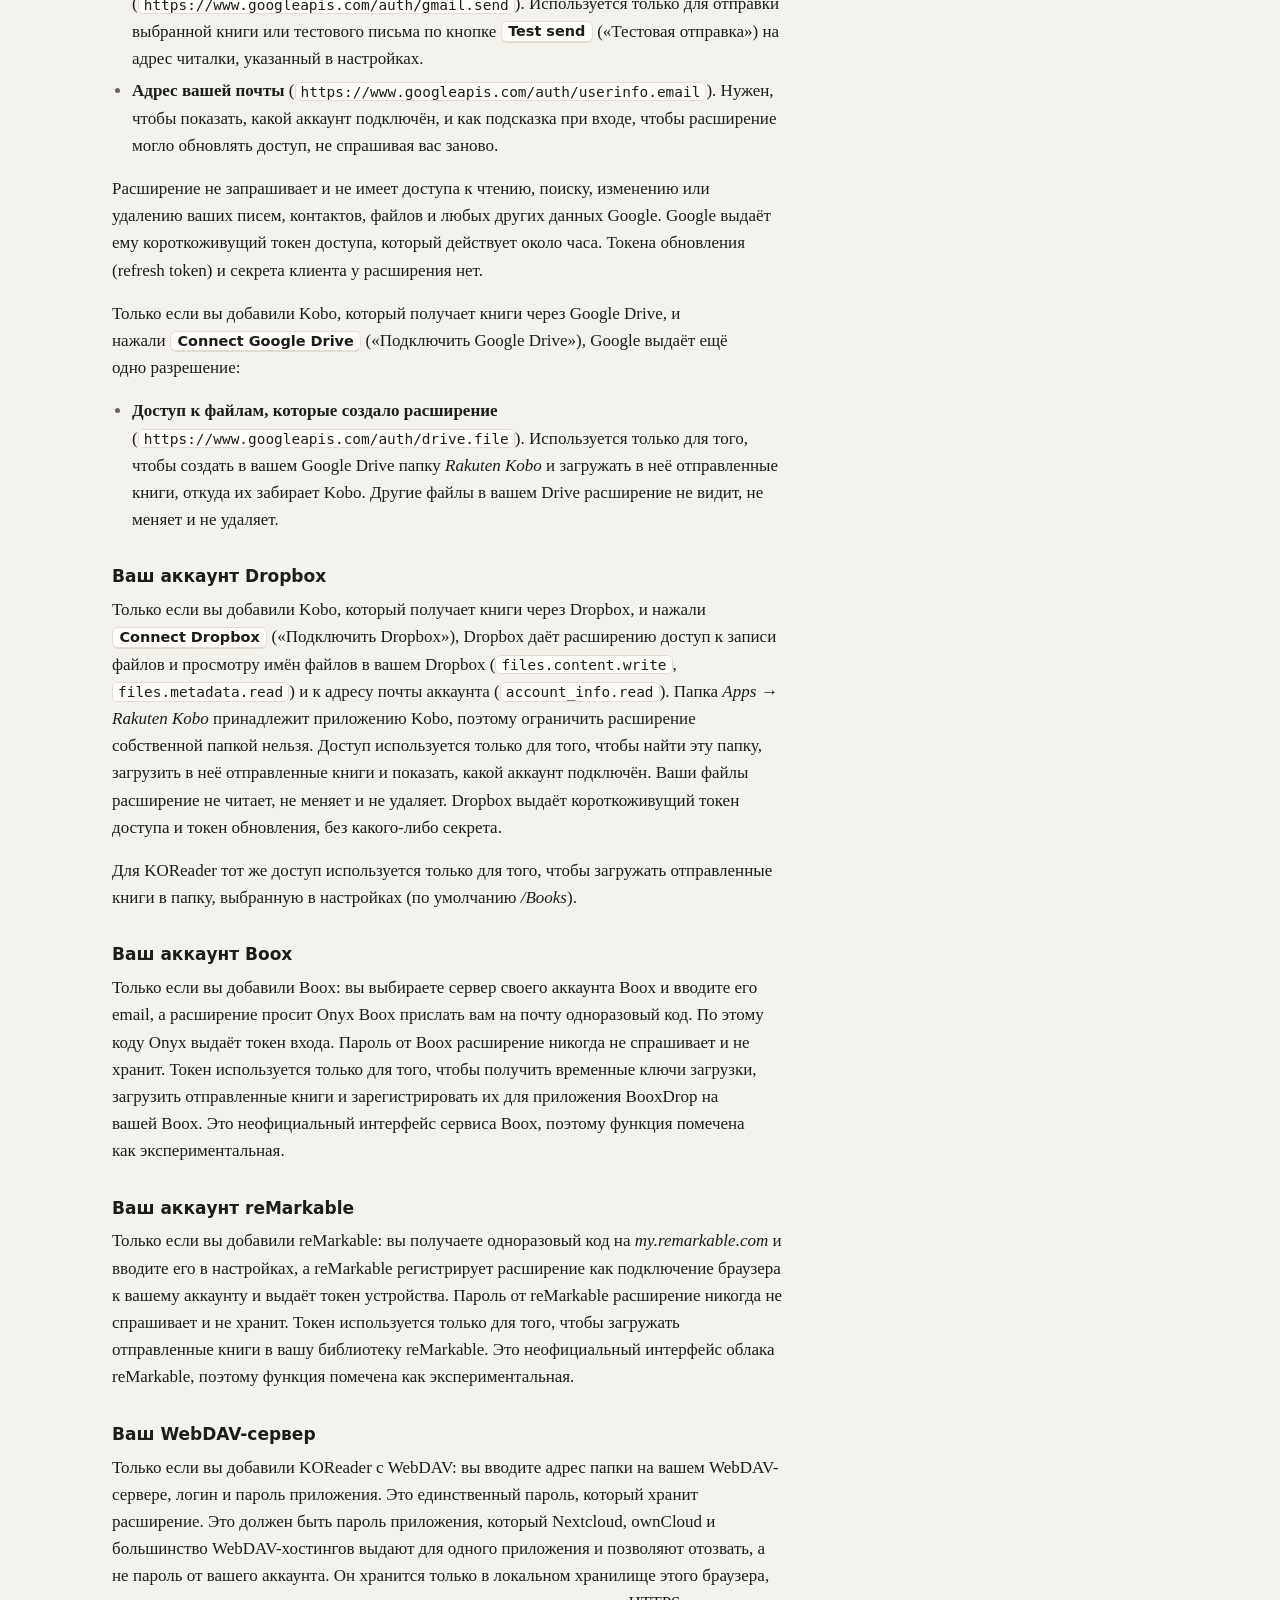
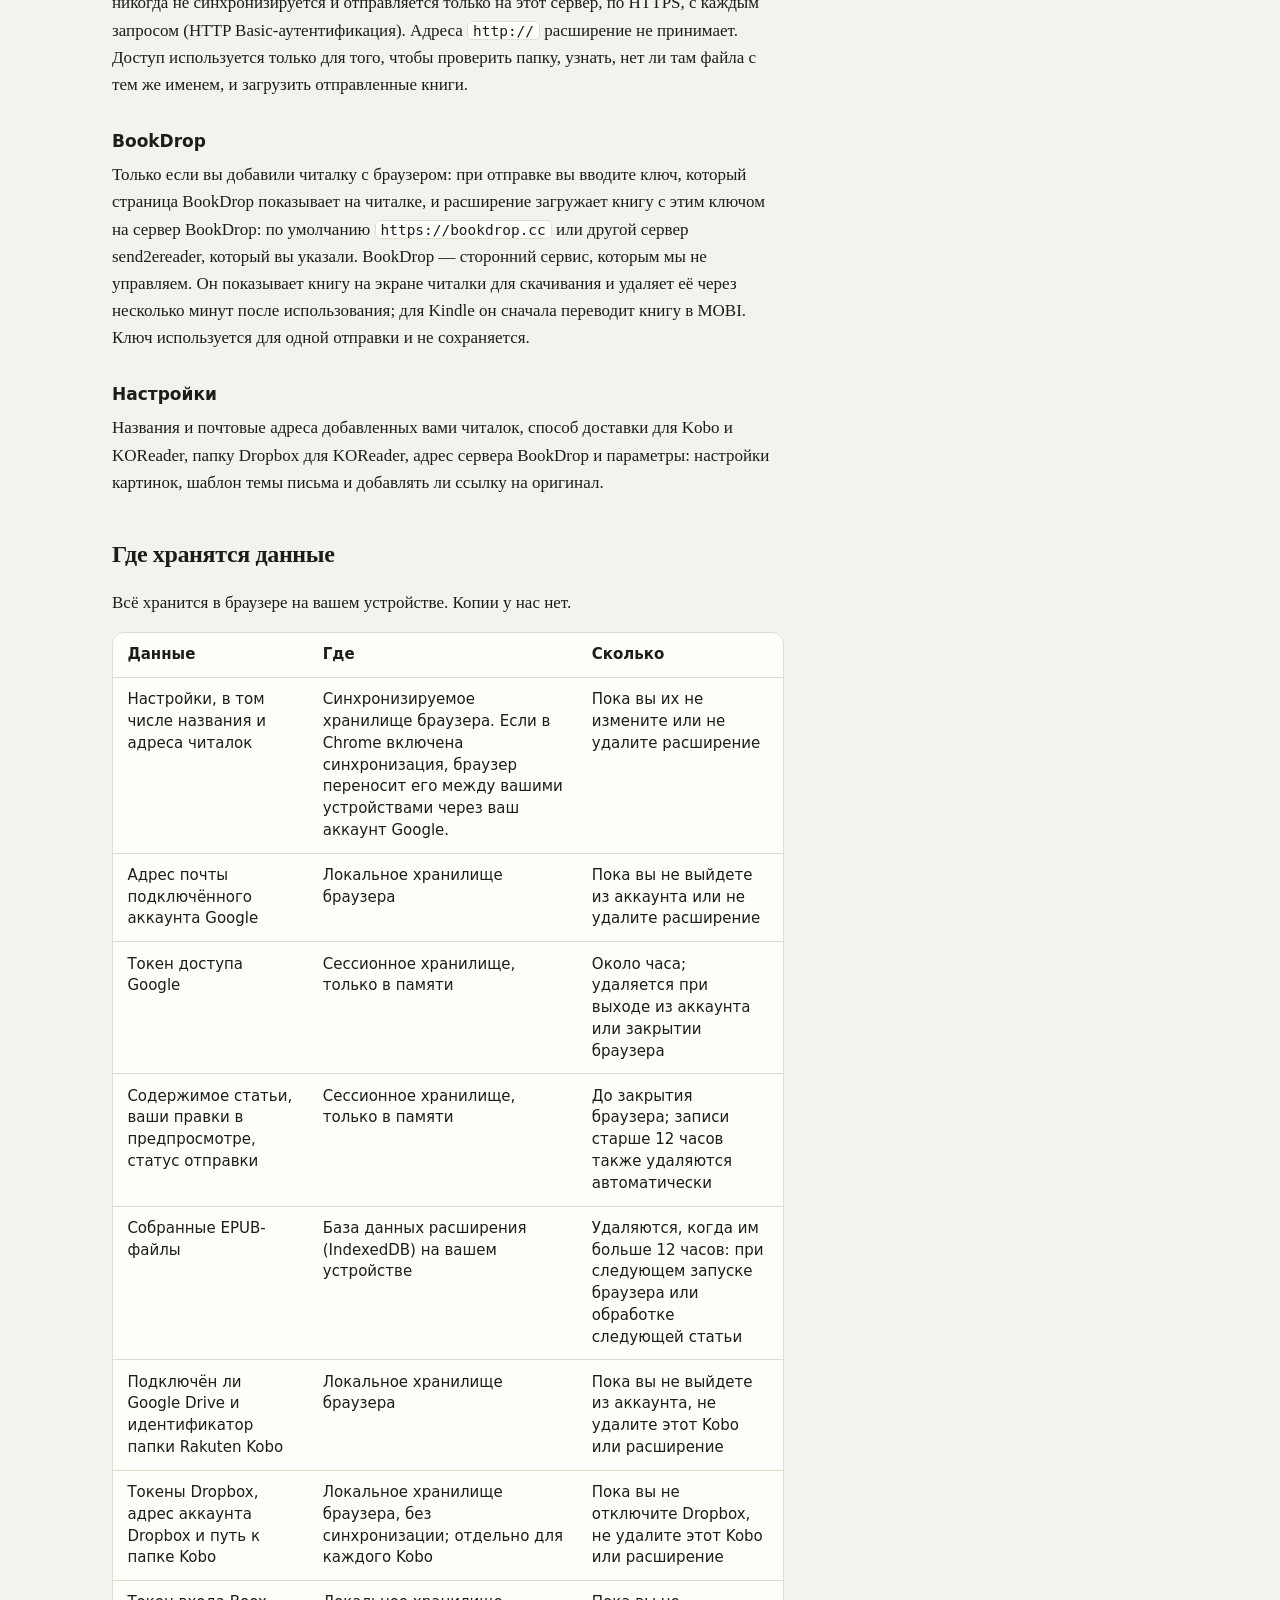
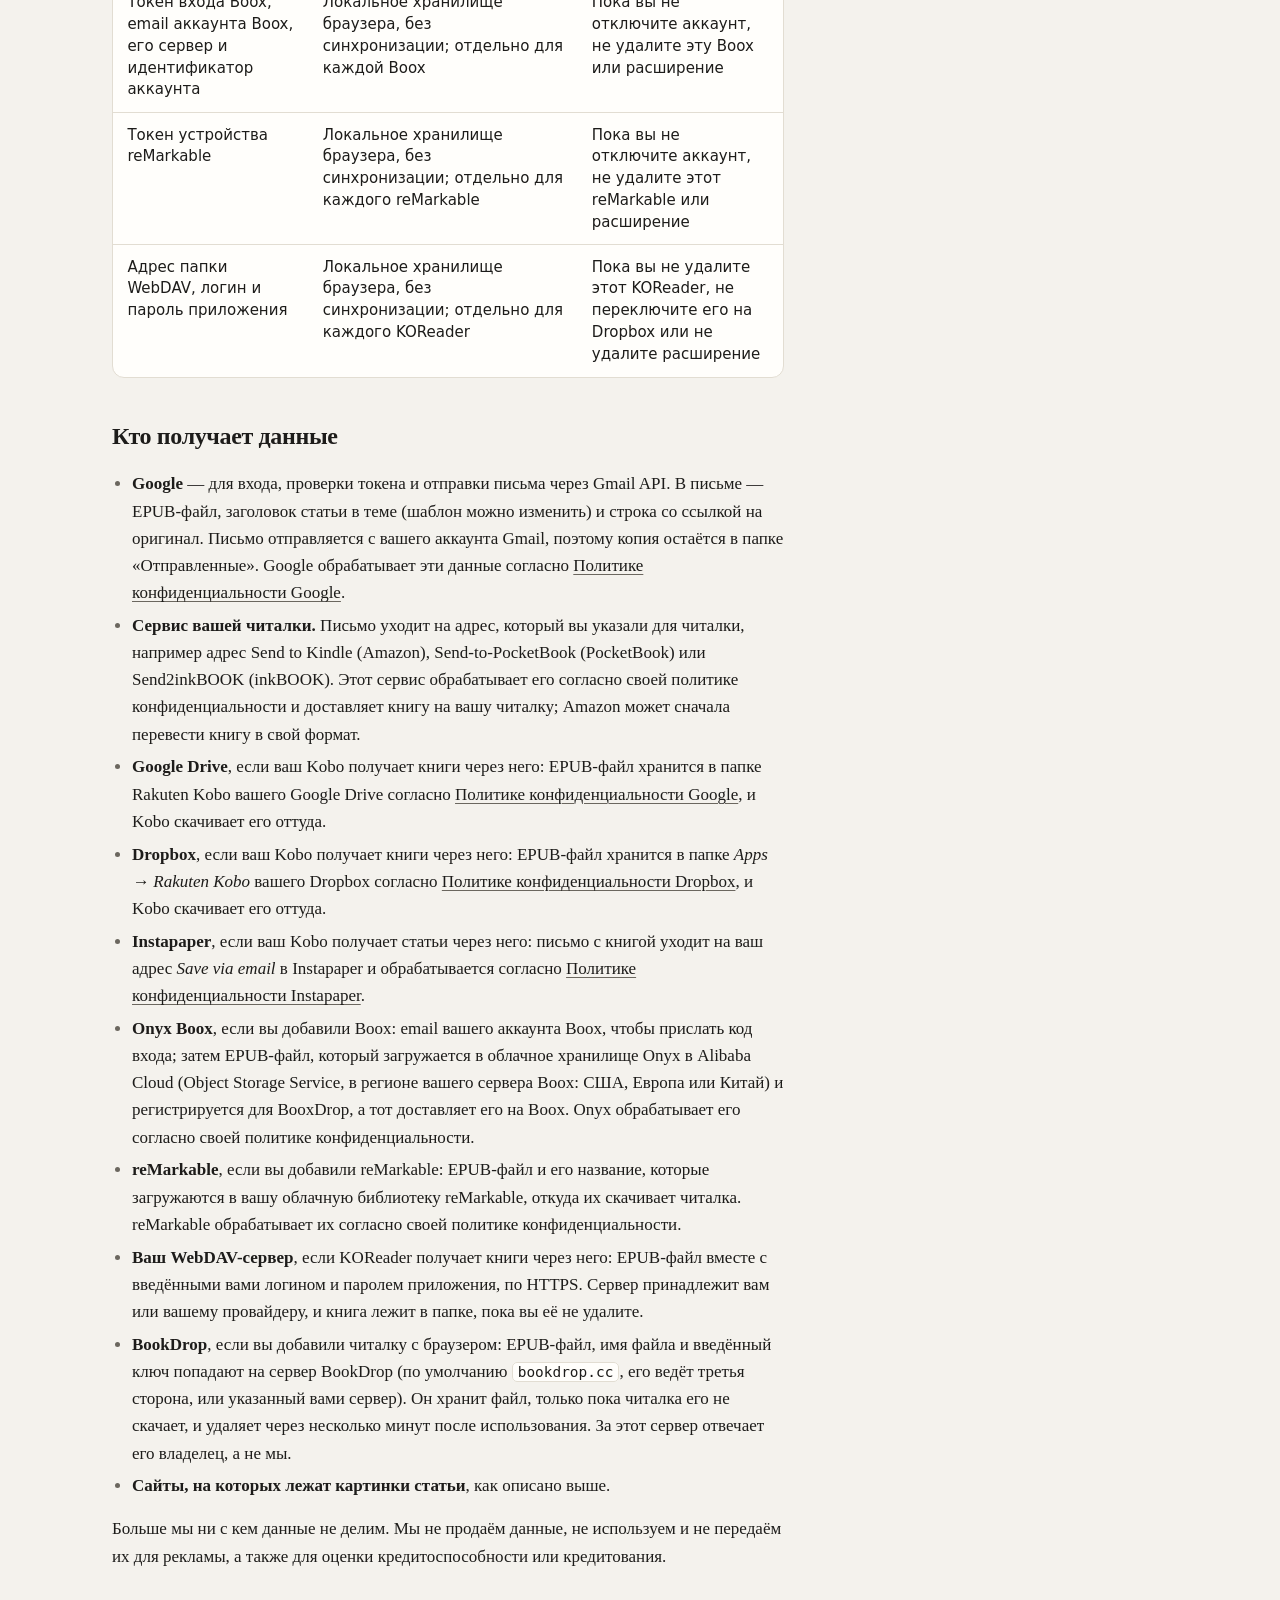
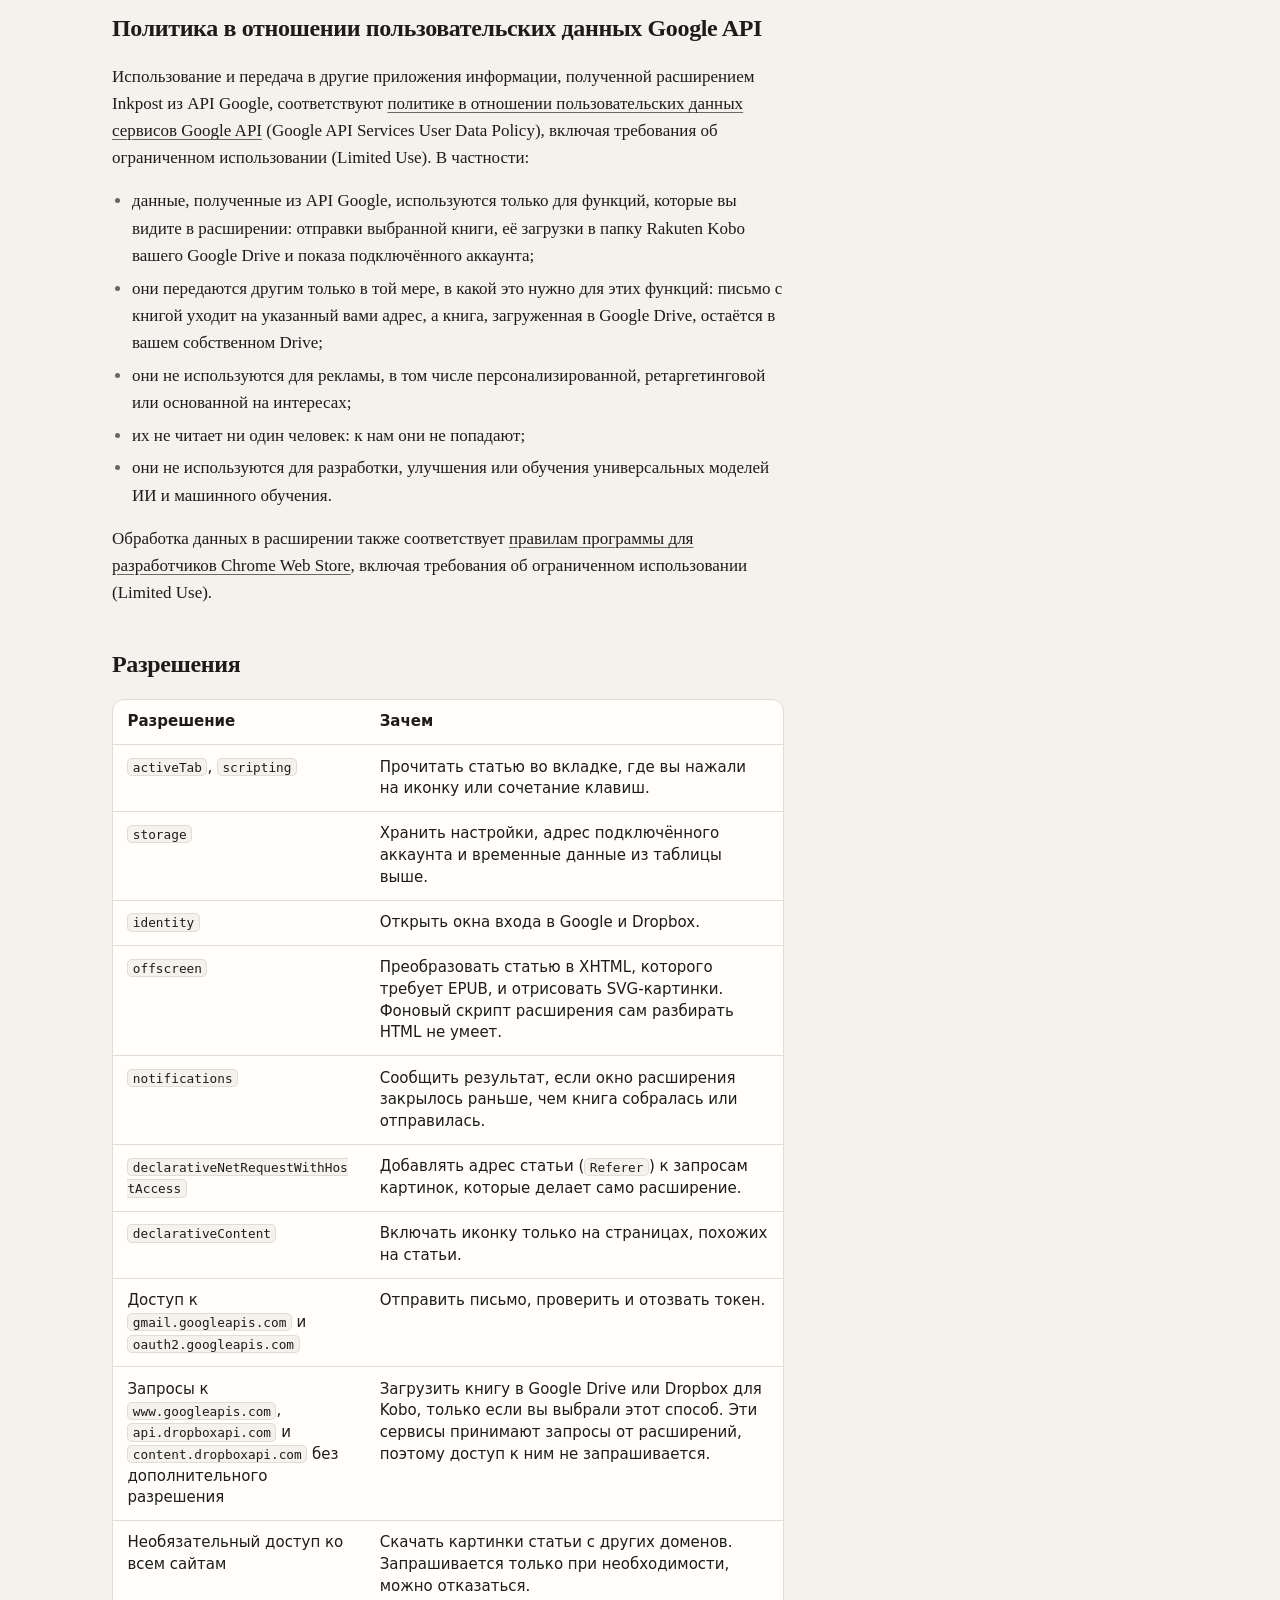
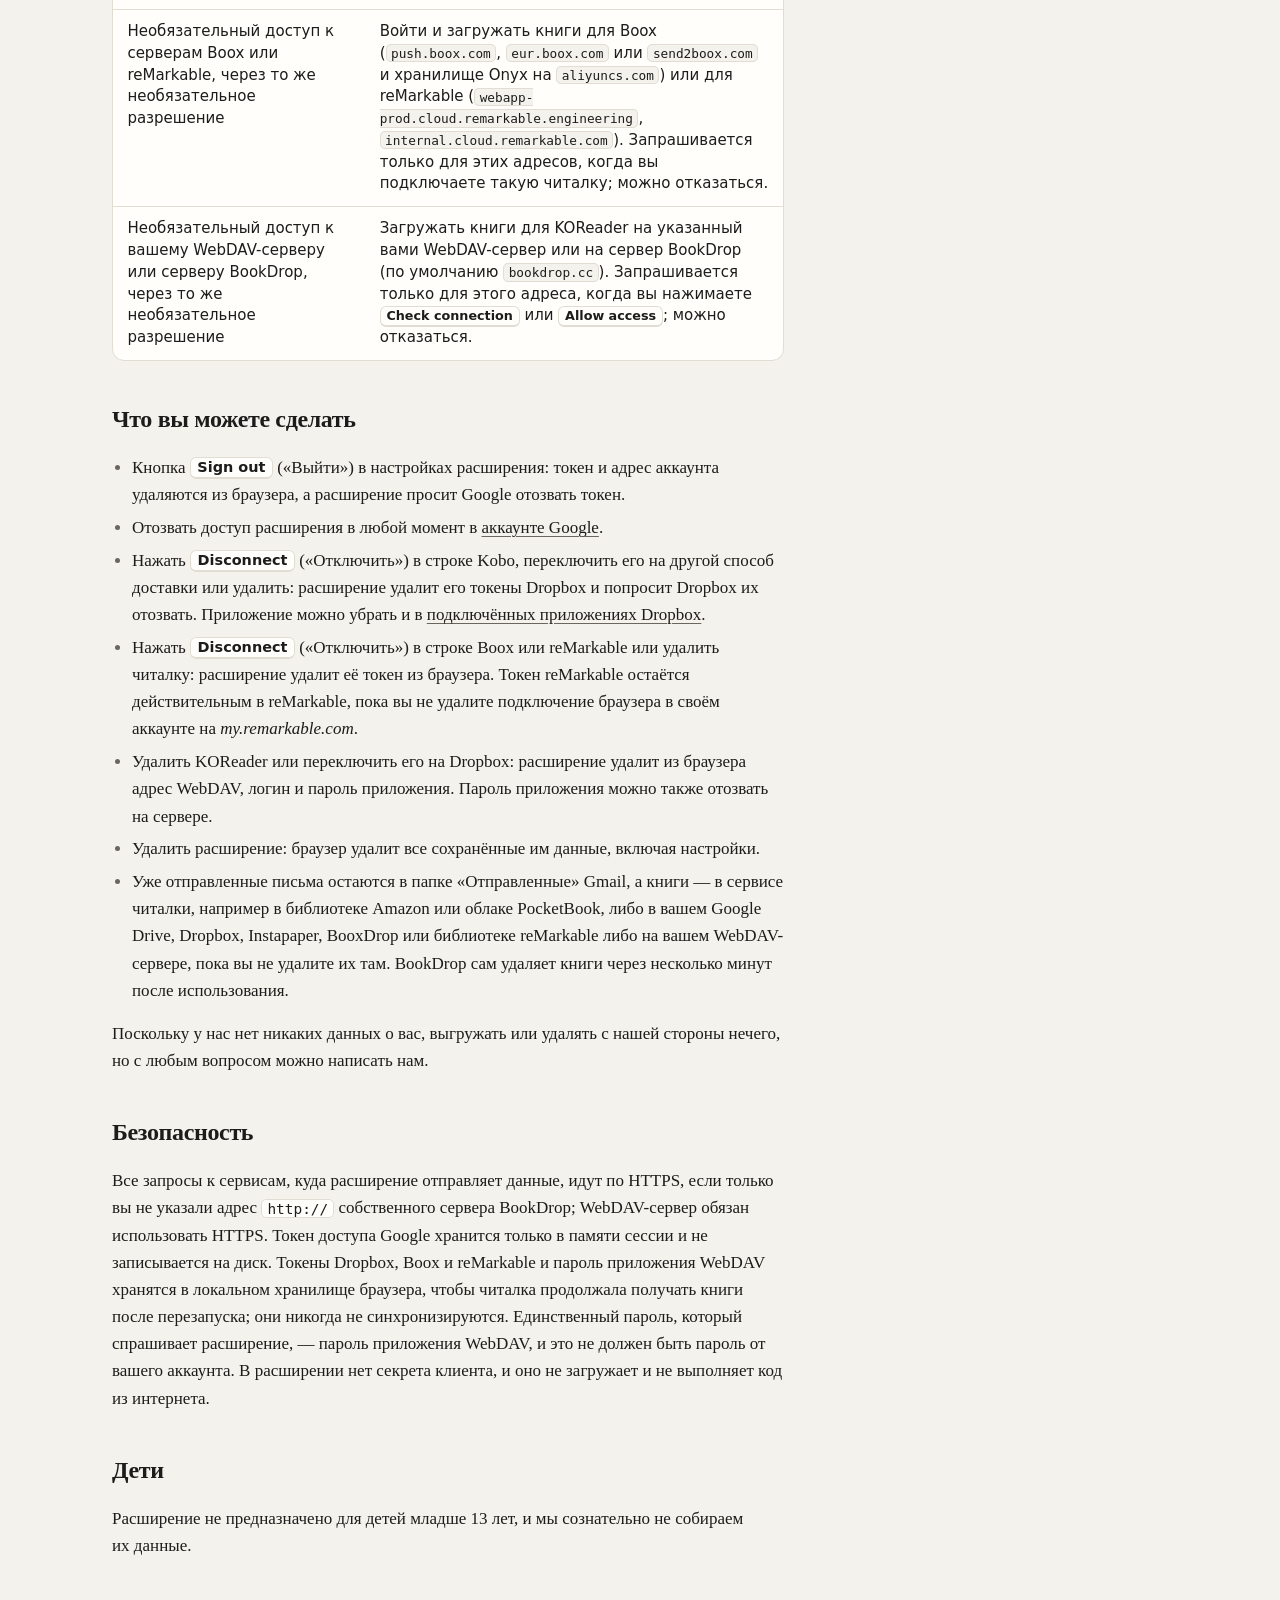
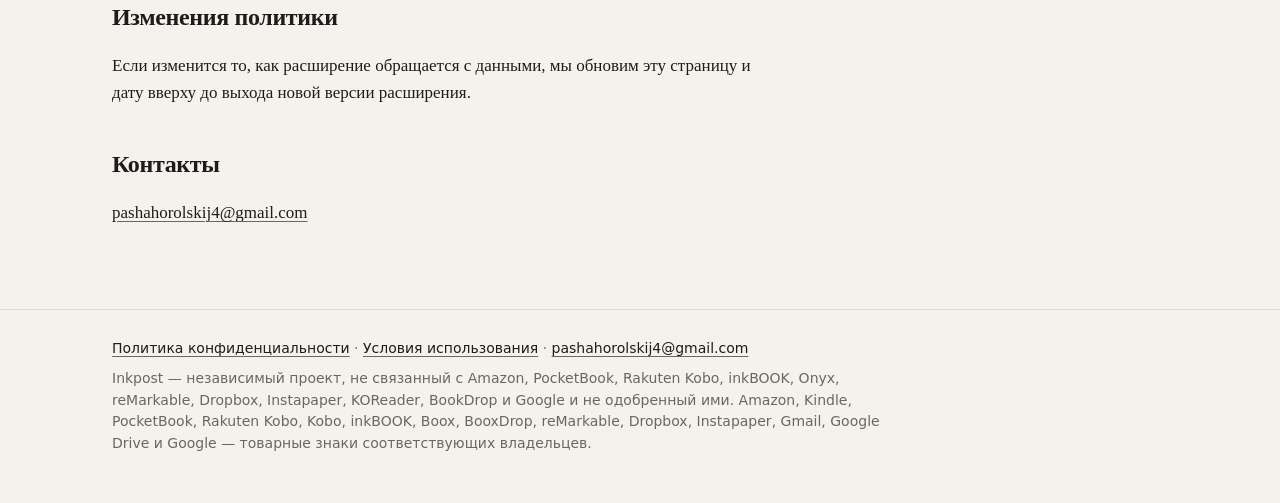
<file: article-to-pocketbook/ru/privacy.html>
<!doctype html>
<html lang="ru">
<head>
  <meta charset="utf-8">
  <meta name="viewport" content="width=device-width, initial-scale=1">
  <meta name="color-scheme" content="light dark">
  <title>Политика конфиденциальности · Inkpost</title>
  <meta name="description" content="К каким данным получает доступ расширение Inkpost, зачем, где они хранятся и кто их получает.">
  <link rel="canonical" href="https://pavel-horol.github.io/article-to-pocketbook/ru/privacy.html">
  <link rel="alternate" hreflang="en" href="https://pavel-horol.github.io/article-to-pocketbook/privacy.html">
  <link rel="alternate" hreflang="ru" href="https://pavel-horol.github.io/article-to-pocketbook/ru/privacy.html">
  <link rel="alternate" hreflang="uk" href="https://pavel-horol.github.io/article-to-pocketbook/uk/privacy.html">
  <link rel="alternate" hreflang="x-default" href="https://pavel-horol.github.io/article-to-pocketbook/privacy.html">
  <link rel="icon" href="../icon.svg" type="image/svg+xml">
  <link rel="stylesheet" href="../style.css">
</head>
<body class="legal">
<header class="site-header">
  <div class="wrap">
    <a class="brand" href="../ru/"><img src="../icon.svg" alt="" width="28" height="28">Inkpost</a>
    <nav class="site-nav" aria-label="Разделы сайта"><ul><li><a href="../ru/">О расширении</a></li><li><a href="../ru/privacy.html" aria-current="page">Конфиденциальность</a></li><li><a href="../ru/terms.html">Условия</a></li></ul></nav>
    <nav class="langs" aria-label="Язык"><ul><li><a href="../privacy.html" hreflang="en" lang="en">English</a></li><li><a href="../ru/privacy.html" hreflang="ru" lang="ru" aria-current="true">Русский</a></li><li><a href="../uk/privacy.html" hreflang="uk" lang="uk">Українська</a></li></ul></nav>
  </div>
</header>
<main class="wrap">
<article class="doc">
<h1>Политика конфиденциальности</h1>
<p class="meta">Обновлено: <time datetime="2026-11-07">7 ноября 2026 г.</time></p>

<p>Эта политика описывает, к каким данным получает доступ браузерное расширение Inkpost («расширение»), зачем, где они хранятся и кто их получает. Расширение разрабатывает независимый разработчик («мы»). Вопросы: <a href="mailto:pashahorolskij4@gmail.com">pashahorolskij4@gmail.com</a>.</p>
<p class="note">Юридически значимой считается <a href="../privacy.html" hreflang="en" lang="en">английская версия</a>. Перевод приведён для удобства.</p>

<h2>Коротко</h2>
<ul>
  <li>Статьи обрабатываются локально в вашем браузере. У нас нет сервера, который получал бы ваши данные, и мы их никогда не видим.</li>
  <li>Никакой аналитики, рекламы и отслеживания. Мы не продаём и не сдаём данные в аренду.</li>
  <li>Данные покидают браузер только для того, о чём вы попросили: Google отправляет письмо с книгой с вашего аккаунта Gmail, сервис вашей читалки (например, Amazon, PocketBook или inkBOOK) получает его на указанный вами адрес и доставляет книгу на устройство, а сайты отдают картинки статьи. Для Kobo книга попадает в ваш собственный Google Drive или Dropbox либо письмом в ваш Instapaper. Для Boox и reMarkable она попадает в ваш аккаунт в облаке производителя: Onyx Boox (серверы Onyx и Alibaba Cloud) или reMarkable. Для KOReader она попадает на ваш собственный WebDAV-сервер или в Dropbox. Через BookDrop она попадает на выбранный вами сервер BookDrop (по умолчанию <code>bookdrop.cc</code>) — сторонний сервис, который удаляет её через несколько минут после использования.</li>
  <li>Расширение может отправлять письма с вашего Gmail. Читать вашу почту оно не может.</li>
</ul>

<h2>К чему расширение получает доступ и зачем</h2>

<h3>Страница, которую вы решили отправить</h3>
<p>Когда вы нажимаете на иконку расширения или его сочетание клавиш, расширение читает страницу в текущей вкладке: её адрес, заголовок, автора, название сайта, дату публикации, язык, текст и картинки. Всё это используется только для сборки EPUB-книги. Расширение не читает другие вкладки и страницы, которые вы не выбирали, и не работает на сайтах, которые вы просто посещаете.</p>

<h3>Картинки статьи</h3>
<p>Чтобы добавить картинки в книгу, расширение скачивает их напрямую с сайтов, где они лежат. Для картинок с других доменов оно может попросить необязательное разрешение на доступ ко всем сайтам. Это разрешение используется только для скачивания картинок статьи, и от него можно отказаться. Некоторые сайты отдают картинки только тогда, когда в запросе указан адрес статьи, поэтому при скачивании расширение передаёт его в заголовке <code>Referer</code>. Эти сайты получают те же сведения, что и при обычном просмотре страницы: ваш IP-адрес, адрес картинки и адрес статьи.</p>

<h3>Ваш аккаунт Google</h3>
<p>Когда вы нажимаете <span class="label">Sign in with Google</span> («Войти через Google») и соглашаетесь, Google выдаёт расширению два разрешения:</p>
<ul>
  <li><strong>Отправка писем от вашего имени</strong> (<code>https://www.googleapis.com/auth/gmail.send</code>). Используется только для отправки выбранной книги или тестового письма по кнопке <span class="label">Test send</span> («Тестовая отправка») на адрес читалки, указанный в настройках.</li>
  <li><strong>Адрес вашей почты</strong> (<code>https://www.googleapis.com/auth/userinfo.email</code>). Нужен, чтобы показать, какой аккаунт подключён, и как подсказка при входе, чтобы расширение могло обновлять доступ, не спрашивая вас заново.</li>
</ul>
<p>Расширение не запрашивает и не имеет доступа к чтению, поиску, изменению или удалению ваших писем, контактов, файлов и любых других данных Google. Google выдаёт ему короткоживущий токен доступа, который действует около часа. Токена обновления (refresh token) и секрета клиента у расширения нет.</p>
<p>Только если вы добавили Kobo, который получает книги через Google Drive, и нажали <span class="label">Connect Google Drive</span> («Подключить Google Drive»), Google выдаёт ещё одно разрешение:</p>
<ul>
  <li><strong>Доступ к файлам, которые создало расширение</strong> (<code>https://www.googleapis.com/auth/drive.file</code>). Используется только для того, чтобы создать в вашем Google Drive папку <em>Rakuten Kobo</em> и загружать в неё отправленные книги, откуда их забирает Kobo. Другие файлы в вашем Drive расширение не видит, не меняет и не удаляет.</li>
</ul>

<h3>Ваш аккаунт Dropbox</h3>
<p>Только если вы добавили Kobo, который получает книги через Dropbox, и нажали <span class="label">Connect Dropbox</span> («Подключить Dropbox»), Dropbox даёт расширению доступ к записи файлов и просмотру имён файлов в вашем Dropbox (<code>files.content.write</code>, <code>files.metadata.read</code>) и к адресу почты аккаунта (<code>account_info.read</code>). Папка <em>Apps → Rakuten Kobo</em> принадлежит приложению Kobo, поэтому ограничить расширение собственной папкой нельзя. Доступ используется только для того, чтобы найти эту папку, загрузить в неё отправленные книги и показать, какой аккаунт подключён. Ваши файлы расширение не читает, не меняет и не удаляет. Dropbox выдаёт короткоживущий токен доступа и токен обновления, без какого-либо секрета.</p>
<p>Для KOReader тот же доступ используется только для того, чтобы загружать отправленные книги в папку, выбранную в настройках (по умолчанию <em>/Books</em>).</p>

<h3>Ваш аккаунт Boox</h3>
<p>Только если вы добавили Boox: вы выбираете сервер своего аккаунта Boox и вводите его email, а расширение просит Onyx Boox прислать вам на почту одноразовый код. По этому коду Onyx выдаёт токен входа. Пароль от Boox расширение никогда не спрашивает и не хранит. Токен используется только для того, чтобы получить временные ключи загрузки, загрузить отправленные книги и зарегистрировать их для приложения BooxDrop на вашей Boox. Это неофициальный интерфейс сервиса Boox, поэтому функция помечена как экспериментальная.</p>

<h3>Ваш аккаунт reMarkable</h3>
<p>Только если вы добавили reMarkable: вы получаете одноразовый код на <em>my.remarkable.com</em> и вводите его в настройках, а reMarkable регистрирует расширение как подключение браузера к вашему аккаунту и выдаёт токен устройства. Пароль от reMarkable расширение никогда не спрашивает и не хранит. Токен используется только для того, чтобы загружать отправленные книги в вашу библиотеку reMarkable. Это неофициальный интерфейс облака reMarkable, поэтому функция помечена как экспериментальная.</p>

<h3>Ваш WebDAV-сервер</h3>
<p>Только если вы добавили KOReader с WebDAV: вы вводите адрес папки на вашем WebDAV-сервере, логин и пароль приложения. Это единственный пароль, который хранит расширение. Это должен быть пароль приложения, который Nextcloud, ownCloud и большинство WebDAV-хостингов выдают для одного приложения и позволяют отозвать, а не пароль от вашего аккаунта. Он хранится только в локальном хранилище этого браузера, никогда не синхронизируется и отправляется только на этот сервер, по HTTPS, с каждым запросом (HTTP Basic-аутентификация). Адреса <code>http://</code> расширение не принимает. Доступ используется только для того, чтобы проверить папку, узнать, нет ли там файла с тем же именем, и загрузить отправленные книги.</p>

<h3>BookDrop</h3>
<p>Только если вы добавили читалку с браузером: при отправке вы вводите ключ, который страница BookDrop показывает на читалке, и расширение загружает книгу с этим ключом на сервер BookDrop: по умолчанию <code>https://bookdrop.cc</code> или другой сервер send2ereader, который вы указали. BookDrop — сторонний сервис, которым мы не управляем. Он показывает книгу на экране читалки для скачивания и удаляет её через несколько минут после использования; для Kindle он сначала переводит книгу в MOBI. Ключ используется для одной отправки и не сохраняется.</p>

<h3>Настройки</h3>
<p>Названия и почтовые адреса добавленных вами читалок, способ доставки для Kobo и KOReader, папку Dropbox для KOReader, адрес сервера BookDrop и параметры: настройки картинок, шаблон темы письма и добавлять ли ссылку на оригинал.</p>

<h2>Где хранятся данные</h2>
<p>Всё хранится в браузере на вашем устройстве. Копии у нас нет.</p>
<div class="table-wrap">
<table>
  <thead><tr><th>Данные</th><th>Где</th><th>Сколько</th></tr></thead>
  <tbody>
    <tr><td>Настройки, в том числе названия и адреса читалок</td><td>Синхронизируемое хранилище браузера. Если в Chrome включена синхронизация, браузер переносит его между вашими устройствами через ваш аккаунт Google.</td><td>Пока вы их не измените или не удалите расширение</td></tr>
    <tr><td>Адрес почты подключённого аккаунта Google</td><td>Локальное хранилище браузера</td><td>Пока вы не выйдете из аккаунта или не удалите расширение</td></tr>
    <tr><td>Токен доступа Google</td><td>Сессионное хранилище, только в памяти</td><td>Около часа; удаляется при выходе из аккаунта или закрытии браузера</td></tr>
    <tr><td>Содержимое статьи, ваши правки в предпросмотре, статус отправки</td><td>Сессионное хранилище, только в памяти</td><td>До закрытия браузера; записи старше 12 часов также удаляются автоматически</td></tr>
    <tr><td>Собранные EPUB-файлы</td><td>База данных расширения (IndexedDB) на вашем устройстве</td><td>Удаляются, когда им больше 12 часов: при следующем запуске браузера или обработке следующей статьи</td></tr>
    <tr><td>Подключён ли Google Drive и идентификатор папки Rakuten Kobo</td><td>Локальное хранилище браузера</td><td>Пока вы не выйдете из аккаунта, не удалите этот Kobo или расширение</td></tr>
    <tr><td>Токены Dropbox, адрес аккаунта Dropbox и путь к папке Kobo</td><td>Локальное хранилище браузера, без синхронизации; отдельно для каждого Kobo</td><td>Пока вы не отключите Dropbox, не удалите этот Kobo или расширение</td></tr>
    <tr><td>Токен входа Boox, email аккаунта Boox, его сервер и идентификатор аккаунта</td><td>Локальное хранилище браузера, без синхронизации; отдельно для каждой Boox</td><td>Пока вы не отключите аккаунт, не удалите эту Boox или расширение</td></tr>
    <tr><td>Токен устройства reMarkable</td><td>Локальное хранилище браузера, без синхронизации; отдельно для каждого reMarkable</td><td>Пока вы не отключите аккаунт, не удалите этот reMarkable или расширение</td></tr>
    <tr><td>Адрес папки WebDAV, логин и пароль приложения</td><td>Локальное хранилище браузера, без синхронизации; отдельно для каждого KOReader</td><td>Пока вы не удалите этот KOReader, не переключите его на Dropbox или не удалите расширение</td></tr>
  </tbody>
</table>
</div>

<h2>Кто получает данные</h2>
<ul>
  <li><strong>Google</strong> — для входа, проверки токена и отправки письма через Gmail API. В письме — EPUB-файл, заголовок статьи в теме (шаблон можно изменить) и строка со ссылкой на оригинал. Письмо отправляется с вашего аккаунта Gmail, поэтому копия остаётся в папке «Отправленные». Google обрабатывает эти данные согласно <a href="https://policies.google.com/privacy">Политике конфиденциальности Google</a>.</li>
  <li><strong>Сервис вашей читалки.</strong> Письмо уходит на адрес, который вы указали для читалки, например адрес Send to Kindle (Amazon), Send‑to‑PocketBook (PocketBook) или Send2inkBOOK (inkBOOK). Этот сервис обрабатывает его согласно своей политике конфиденциальности и доставляет книгу на вашу читалку; Amazon может сначала перевести книгу в свой формат.</li>
  <li><strong>Google Drive</strong>, если ваш Kobo получает книги через него: EPUB-файл хранится в папке Rakuten Kobo вашего Google Drive согласно <a href="https://policies.google.com/privacy">Политике конфиденциальности Google</a>, и Kobo скачивает его оттуда.</li>
  <li><strong>Dropbox</strong>, если ваш Kobo получает книги через него: EPUB-файл хранится в папке <em>Apps → Rakuten Kobo</em> вашего Dropbox согласно <a href="https://www.dropbox.com/privacy">Политике конфиденциальности Dropbox</a>, и Kobo скачивает его оттуда.</li>
  <li><strong>Instapaper</strong>, если ваш Kobo получает статьи через него: письмо с книгой уходит на ваш адрес <em>Save via email</em> в Instapaper и обрабатывается согласно <a href="https://www.instapaper.com/privacy">Политике конфиденциальности Instapaper</a>.</li>
  <li><strong>Onyx Boox</strong>, если вы добавили Boox: email вашего аккаунта Boox, чтобы прислать код входа; затем EPUB-файл, который загружается в облачное хранилище Onyx в Alibaba Cloud (Object Storage Service, в регионе вашего сервера Boox: США, Европа или Китай) и регистрируется для BooxDrop, а тот доставляет его на Boox. Onyx обрабатывает его согласно своей политике конфиденциальности.</li>
  <li><strong>reMarkable</strong>, если вы добавили reMarkable: EPUB-файл и его название, которые загружаются в вашу облачную библиотеку reMarkable, откуда их скачивает читалка. reMarkable обрабатывает их согласно своей политике конфиденциальности.</li>
  <li><strong>Ваш WebDAV-сервер</strong>, если KOReader получает книги через него: EPUB-файл вместе с введёнными вами логином и паролем приложения, по HTTPS. Сервер принадлежит вам или вашему провайдеру, и книга лежит в папке, пока вы её не удалите.</li>
  <li><strong>BookDrop</strong>, если вы добавили читалку с браузером: EPUB-файл, имя файла и введённый ключ попадают на сервер BookDrop (по умолчанию <code>bookdrop.cc</code>, его ведёт третья сторона, или указанный вами сервер). Он хранит файл, только пока читалка его не скачает, и удаляет через несколько минут после использования. За этот сервер отвечает его владелец, а не мы.</li>
  <li><strong>Сайты, на которых лежат картинки статьи</strong>, как описано выше.</li>
</ul>
<p>Больше мы ни с кем данные не делим. Мы не продаём данные, не используем и не передаём их для рекламы, а также для оценки кредитоспособности или кредитования.</p>

<h2>Политика в отношении пользовательских данных Google API</h2>
<p>Использование и передача в другие приложения информации, полученной расширением Inkpost из API Google, соответствуют <a href="https://developers.google.com/terms/api-services-user-data-policy">политике в отношении пользовательских данных сервисов Google API</a> (Google API Services User Data Policy), включая требования об ограниченном использовании (Limited Use). В частности:</p>
<ul>
  <li>данные, полученные из API Google, используются только для функций, которые вы видите в расширении: отправки выбранной книги, её загрузки в папку Rakuten Kobo вашего Google Drive и показа подключённого аккаунта;</li>
  <li>они передаются другим только в той мере, в какой это нужно для этих функций: письмо с книгой уходит на указанный вами адрес, а книга, загруженная в Google Drive, остаётся в вашем собственном Drive;</li>
  <li>они не используются для рекламы, в том числе персонализированной, ретаргетинговой или основанной на интересах;</li>
  <li>их не читает ни один человек: к нам они не попадают;</li>
  <li>они не используются для разработки, улучшения или обучения универсальных моделей ИИ и машинного обучения.</li>
</ul>
<p>Обработка данных в расширении также соответствует <a href="https://developer.chrome.com/docs/webstore/program-policies">правилам программы для разработчиков Chrome Web Store</a>, включая требования об ограниченном использовании (Limited Use).</p>

<h2>Разрешения</h2>
<div class="table-wrap">
<table>
  <thead><tr><th>Разрешение</th><th>Зачем</th></tr></thead>
  <tbody>
    <tr><td><code>activeTab</code>, <code>scripting</code></td><td>Прочитать статью во вкладке, где вы нажали на иконку или сочетание клавиш.</td></tr>
    <tr><td><code>storage</code></td><td>Хранить настройки, адрес подключённого аккаунта и временные данные из таблицы выше.</td></tr>
    <tr><td><code>identity</code></td><td>Открыть окна входа в Google и Dropbox.</td></tr>
    <tr><td><code>offscreen</code></td><td>Преобразовать статью в XHTML, которого требует EPUB, и отрисовать SVG-картинки. Фоновый скрипт расширения сам разбирать HTML не умеет.</td></tr>
    <tr><td><code>notifications</code></td><td>Сообщить результат, если окно расширения закрылось раньше, чем книга собралась или отправилась.</td></tr>
    <tr><td><code>declarativeNetRequestWithHostAccess</code></td><td>Добавлять адрес статьи (<code>Referer</code>) к запросам картинок, которые делает само расширение.</td></tr>
    <tr><td><code>declarativeContent</code></td><td>Включать иконку только на страницах, похожих на статьи.</td></tr>
    <tr><td>Доступ к <code>gmail.googleapis.com</code> и <code>oauth2.googleapis.com</code></td><td>Отправить письмо, проверить и отозвать токен.</td></tr>
    <tr><td>Запросы к <code>www.googleapis.com</code>, <code>api.dropboxapi.com</code> и <code>content.dropboxapi.com</code> без дополнительного разрешения</td><td>Загрузить книгу в Google Drive или Dropbox для Kobo, только если вы выбрали этот способ. Эти сервисы принимают запросы от расширений, поэтому доступ к ним не запрашивается.</td></tr>
    <tr><td>Необязательный доступ ко всем сайтам</td><td>Скачать картинки статьи с других доменов. Запрашивается только при необходимости, можно отказаться.</td></tr>
    <tr><td>Необязательный доступ к серверам Boox или reMarkable, через то же необязательное разрешение</td><td>Войти и загружать книги для Boox (<code>push.boox.com</code>, <code>eur.boox.com</code> или <code>send2boox.com</code> и хранилище Onyx на <code>aliyuncs.com</code>) или для reMarkable (<code>webapp-prod.cloud.remarkable.engineering</code>, <code>internal.cloud.remarkable.com</code>). Запрашивается только для этих адресов, когда вы подключаете такую читалку; можно отказаться.</td></tr>
    <tr><td>Необязательный доступ к вашему WebDAV-серверу или серверу BookDrop, через то же необязательное разрешение</td><td>Загружать книги для KOReader на указанный вами WebDAV-сервер или на сервер BookDrop (по умолчанию <code>bookdrop.cc</code>). Запрашивается только для этого адреса, когда вы нажимаете <span class="label">Check connection</span> или <span class="label">Allow access</span>; можно отказаться.</td></tr>
  </tbody>
</table>
</div>

<h2>Что вы можете сделать</h2>
<ul>
  <li>Кнопка <span class="label">Sign out</span> («Выйти») в настройках расширения: токен и адрес аккаунта удаляются из браузера, а расширение просит Google отозвать токен.</li>
  <li>Отозвать доступ расширения в любой момент в <a href="https://myaccount.google.com/permissions">аккаунте Google</a>.</li>
  <li>Нажать <span class="label">Disconnect</span> («Отключить») в строке Kobo, переключить его на другой способ доставки или удалить: расширение удалит его токены Dropbox и попросит Dropbox их отозвать. Приложение можно убрать и в <a href="https://www.dropbox.com/account/connected_apps">подключённых приложениях Dropbox</a>.</li>
  <li>Нажать <span class="label">Disconnect</span> («Отключить») в строке Boox или reMarkable или удалить читалку: расширение удалит её токен из браузера. Токен reMarkable остаётся действительным в reMarkable, пока вы не удалите подключение браузера в своём аккаунте на <em>my.remarkable.com</em>.</li>
  <li>Удалить KOReader или переключить его на Dropbox: расширение удалит из браузера адрес WebDAV, логин и пароль приложения. Пароль приложения можно также отозвать на сервере.</li>
  <li>Удалить расширение: браузер удалит все сохранённые им данные, включая настройки.</li>
  <li>Уже отправленные письма остаются в папке «Отправленные» Gmail, а книги — в сервисе читалки, например в библиотеке Amazon или облаке PocketBook, либо в вашем Google Drive, Dropbox, Instapaper, BooxDrop или библиотеке reMarkable либо на вашем WebDAV-сервере, пока вы не удалите их там. BookDrop сам удаляет книги через несколько минут после использования.</li>
</ul>
<p>Поскольку у нас нет никаких данных о вас, выгружать или удалять с нашей стороны нечего, но с любым вопросом можно написать нам.</p>

<h2>Безопасность</h2>
<p>Все запросы к сервисам, куда расширение отправляет данные, идут по HTTPS, если только вы не указали адрес <code>http://</code> собственного сервера BookDrop; WebDAV-сервер обязан использовать HTTPS. Токен доступа Google хранится только в памяти сессии и не записывается на диск. Токены Dropbox, Boox и reMarkable и пароль приложения WebDAV хранятся в локальном хранилище браузера, чтобы читалка продолжала получать книги после перезапуска; они никогда не синхронизируются. Единственный пароль, который спрашивает расширение, — пароль приложения WebDAV, и это не должен быть пароль от вашего аккаунта. В расширении нет секрета клиента, и оно не загружает и не выполняет код из интернета.</p>

<h2>Дети</h2>
<p>Расширение не предназначено для детей младше 13 лет, и мы сознательно не собираем их данные.</p>

<h2>Изменения политики</h2>
<p>Если изменится то, как расширение обращается с данными, мы обновим эту страницу и дату вверху до выхода новой версии расширения.</p>

<h2>Контакты</h2>
<p><a href="mailto:pashahorolskij4@gmail.com">pashahorolskij4@gmail.com</a></p>
</article>
</main>
<footer class="site-footer">
  <div class="wrap">
    <p><a href="../ru/privacy.html">Политика конфиденциальности</a> · <a href="../ru/terms.html">Условия использования</a> · <a href="mailto:pashahorolskij4@gmail.com">pashahorolskij4@gmail.com</a></p>
    <p>Inkpost — независимый проект, не связанный с Amazon, PocketBook, Rakuten Kobo, inkBOOK, Onyx, reMarkable, Dropbox, Instapaper, KOReader, BookDrop и Google и не одобренный ими. Amazon, Kindle, PocketBook, Rakuten Kobo, Kobo, inkBOOK, Boox, BooxDrop, reMarkable, Dropbox, Instapaper, Gmail, Google Drive и Google — товарные знаки соответствующих владельцев.</p>
  </div>
</footer>
</body>
</html>
</file>
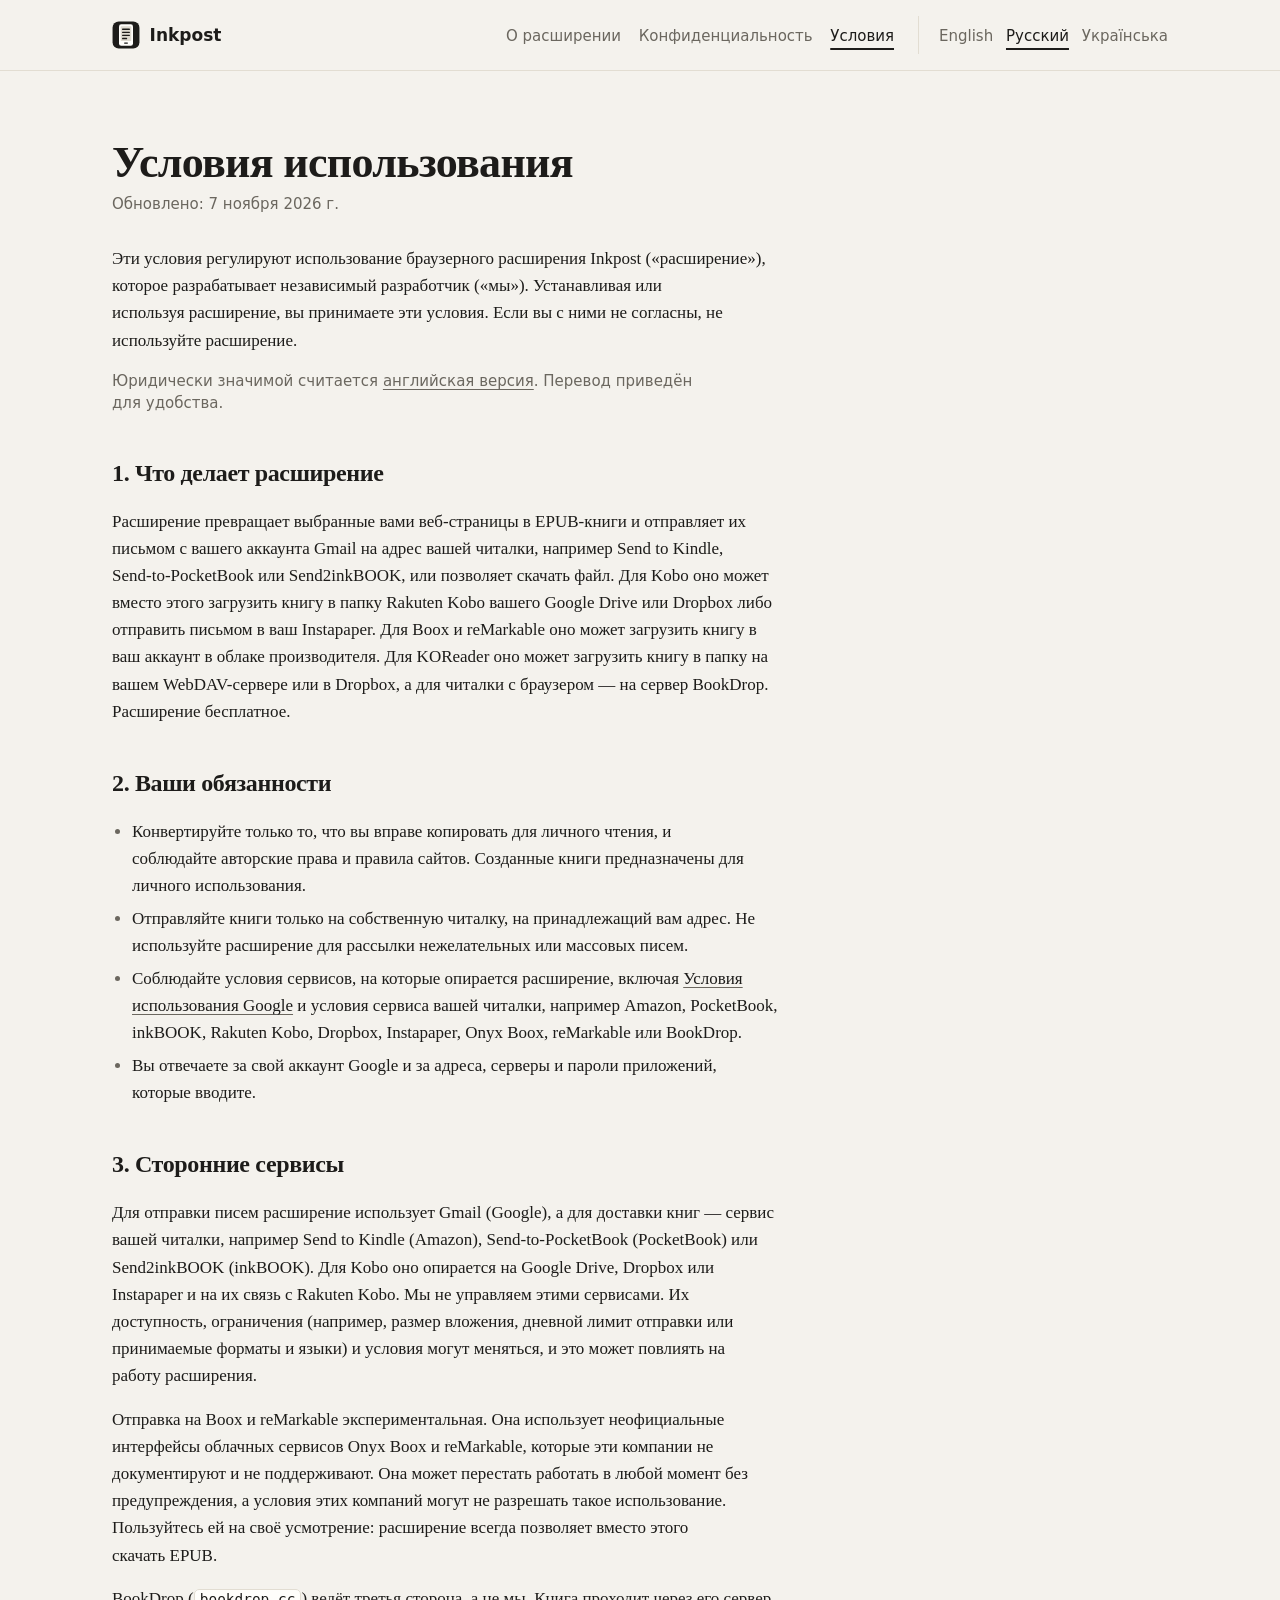
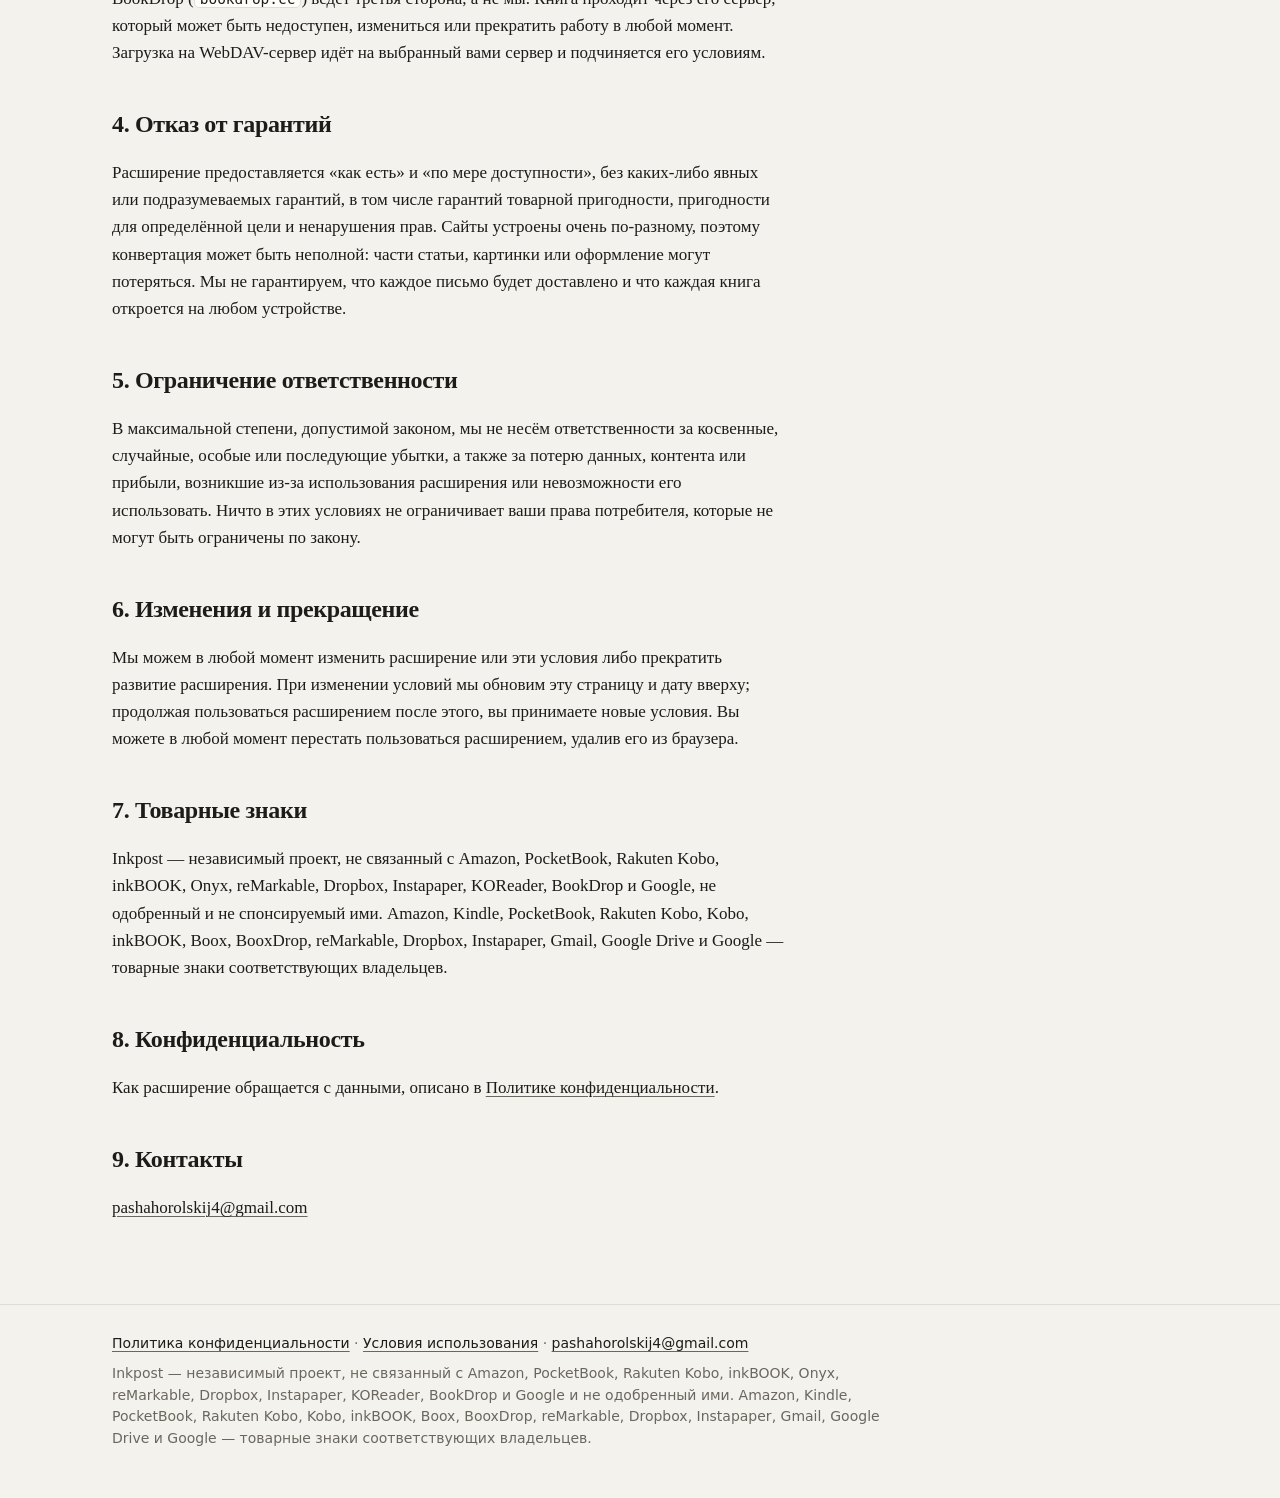
<file: article-to-pocketbook/ru/terms.html>
<!doctype html>
<html lang="ru">
<head>
  <meta charset="utf-8">
  <meta name="viewport" content="width=device-width, initial-scale=1">
  <meta name="color-scheme" content="light dark">
  <title>Условия использования · Inkpost</title>
  <meta name="description" content="Условия использования браузерного расширения Inkpost.">
  <link rel="canonical" href="https://pavel-horol.github.io/article-to-pocketbook/ru/terms.html">
  <link rel="alternate" hreflang="en" href="https://pavel-horol.github.io/article-to-pocketbook/terms.html">
  <link rel="alternate" hreflang="ru" href="https://pavel-horol.github.io/article-to-pocketbook/ru/terms.html">
  <link rel="alternate" hreflang="uk" href="https://pavel-horol.github.io/article-to-pocketbook/uk/terms.html">
  <link rel="alternate" hreflang="x-default" href="https://pavel-horol.github.io/article-to-pocketbook/terms.html">
  <link rel="icon" href="../icon.svg" type="image/svg+xml">
  <link rel="stylesheet" href="../style.css">
</head>
<body class="legal">
<header class="site-header">
  <div class="wrap">
    <a class="brand" href="../ru/"><img src="../icon.svg" alt="" width="28" height="28">Inkpost</a>
    <nav class="site-nav" aria-label="Разделы сайта"><ul><li><a href="../ru/">О расширении</a></li><li><a href="../ru/privacy.html">Конфиденциальность</a></li><li><a href="../ru/terms.html" aria-current="page">Условия</a></li></ul></nav>
    <nav class="langs" aria-label="Язык"><ul><li><a href="../terms.html" hreflang="en" lang="en">English</a></li><li><a href="../ru/terms.html" hreflang="ru" lang="ru" aria-current="true">Русский</a></li><li><a href="../uk/terms.html" hreflang="uk" lang="uk">Українська</a></li></ul></nav>
  </div>
</header>
<main class="wrap">
<article class="doc">
<h1>Условия использования</h1>
<p class="meta">Обновлено: <time datetime="2026-11-07">7 ноября 2026 г.</time></p>

<p>Эти условия регулируют использование браузерного расширения Inkpost («расширение»), которое разрабатывает независимый разработчик («мы»). Устанавливая или используя расширение, вы принимаете эти условия. Если вы с ними не согласны, не используйте расширение.</p>
<p class="note">Юридически значимой считается <a href="../terms.html" hreflang="en" lang="en">английская версия</a>. Перевод приведён для удобства.</p>

<h2>1. Что делает расширение</h2>
<p>Расширение превращает выбранные вами веб-страницы в EPUB-книги и отправляет их письмом с вашего аккаунта Gmail на адрес вашей читалки, например Send to Kindle, Send‑to‑PocketBook или Send2inkBOOK, или позволяет скачать файл. Для Kobo оно может вместо этого загрузить книгу в папку Rakuten Kobo вашего Google Drive или Dropbox либо отправить письмом в ваш Instapaper. Для Boox и reMarkable оно может загрузить книгу в ваш аккаунт в облаке производителя. Для KOReader оно может загрузить книгу в папку на вашем WebDAV-сервере или в Dropbox, а для читалки с браузером — на сервер BookDrop. Расширение бесплатное.</p>

<h2>2. Ваши обязанности</h2>
<ul>
  <li>Конвертируйте только то, что вы вправе копировать для личного чтения, и соблюдайте авторские права и правила сайтов. Созданные книги предназначены для личного использования.</li>
  <li>Отправляйте книги только на собственную читалку, на принадлежащий вам адрес. Не используйте расширение для рассылки нежелательных или массовых писем.</li>
  <li>Соблюдайте условия сервисов, на которые опирается расширение, включая <a href="https://policies.google.com/terms">Условия использования Google</a> и условия сервиса вашей читалки, например Amazon, PocketBook, inkBOOK, Rakuten Kobo, Dropbox, Instapaper, Onyx Boox, reMarkable или BookDrop.</li>
  <li>Вы отвечаете за свой аккаунт Google и за адреса, серверы и пароли приложений, которые вводите.</li>
</ul>

<h2>3. Сторонние сервисы</h2>
<p>Для отправки писем расширение использует Gmail (Google), а для доставки книг — сервис вашей читалки, например Send to Kindle (Amazon), Send‑to‑PocketBook (PocketBook) или Send2inkBOOK (inkBOOK). Для Kobo оно опирается на Google Drive, Dropbox или Instapaper и на их связь с Rakuten Kobo. Мы не управляем этими сервисами. Их доступность, ограничения (например, размер вложения, дневной лимит отправки или принимаемые форматы и языки) и условия могут меняться, и это может повлиять на работу расширения.</p>
<p>Отправка на Boox и reMarkable экспериментальная. Она использует неофициальные интерфейсы облачных сервисов Onyx Boox и reMarkable, которые эти компании не документируют и не поддерживают. Она может перестать работать в любой момент без предупреждения, а условия этих компаний могут не разрешать такое использование. Пользуйтесь ей на своё усмотрение: расширение всегда позволяет вместо этого скачать EPUB.</p>
<p>BookDrop (<code>bookdrop.cc</code>) ведёт третья сторона, а не мы. Книга проходит через его сервер, который может быть недоступен, измениться или прекратить работу в любой момент. Загрузка на WebDAV-сервер идёт на выбранный вами сервер и подчиняется его условиям.</p>

<h2>4. Отказ от гарантий</h2>
<p>Расширение предоставляется «как есть» и «по мере доступности», без каких-либо явных или подразумеваемых гарантий, в том числе гарантий товарной пригодности, пригодности для определённой цели и ненарушения прав. Сайты устроены очень по-разному, поэтому конвертация может быть неполной: части статьи, картинки или оформление могут потеряться. Мы не гарантируем, что каждое письмо будет доставлено и что каждая книга откроется на любом устройстве.</p>

<h2>5. Ограничение ответственности</h2>
<p>В максимальной степени, допустимой законом, мы не несём ответственности за косвенные, случайные, особые или последующие убытки, а также за потерю данных, контента или прибыли, возникшие из-за использования расширения или невозможности его использовать. Ничто в этих условиях не ограничивает ваши права потребителя, которые не могут быть ограничены по закону.</p>

<h2>6. Изменения и прекращение</h2>
<p>Мы можем в любой момент изменить расширение или эти условия либо прекратить развитие расширения. При изменении условий мы обновим эту страницу и дату вверху; продолжая пользоваться расширением после этого, вы принимаете новые условия. Вы можете в любой момент перестать пользоваться расширением, удалив его из браузера.</p>

<h2>7. Товарные знаки</h2>
<p>Inkpost — независимый проект, не связанный с Amazon, PocketBook, Rakuten Kobo, inkBOOK, Onyx, reMarkable, Dropbox, Instapaper, KOReader, BookDrop и Google, не одобренный и не спонсируемый ими. Amazon, Kindle, PocketBook, Rakuten Kobo, Kobo, inkBOOK, Boox, BooxDrop, reMarkable, Dropbox, Instapaper, Gmail, Google Drive и Google — товарные знаки соответствующих владельцев.</p>

<h2>8. Конфиденциальность</h2>
<p>Как расширение обращается с данными, описано в <a href="privacy.html">Политике конфиденциальности</a>.</p>

<h2>9. Контакты</h2>
<p><a href="mailto:pashahorolskij4@gmail.com">pashahorolskij4@gmail.com</a></p>
</article>
</main>
<footer class="site-footer">
  <div class="wrap">
    <p><a href="../ru/privacy.html">Политика конфиденциальности</a> · <a href="../ru/terms.html">Условия использования</a> · <a href="mailto:pashahorolskij4@gmail.com">pashahorolskij4@gmail.com</a></p>
    <p>Inkpost — независимый проект, не связанный с Amazon, PocketBook, Rakuten Kobo, inkBOOK, Onyx, reMarkable, Dropbox, Instapaper, KOReader, BookDrop и Google и не одобренный ими. Amazon, Kindle, PocketBook, Rakuten Kobo, Kobo, inkBOOK, Boox, BooxDrop, reMarkable, Dropbox, Instapaper, Gmail, Google Drive и Google — товарные знаки соответствующих владельцев.</p>
  </div>
</footer>
</body>
</html>
</file>
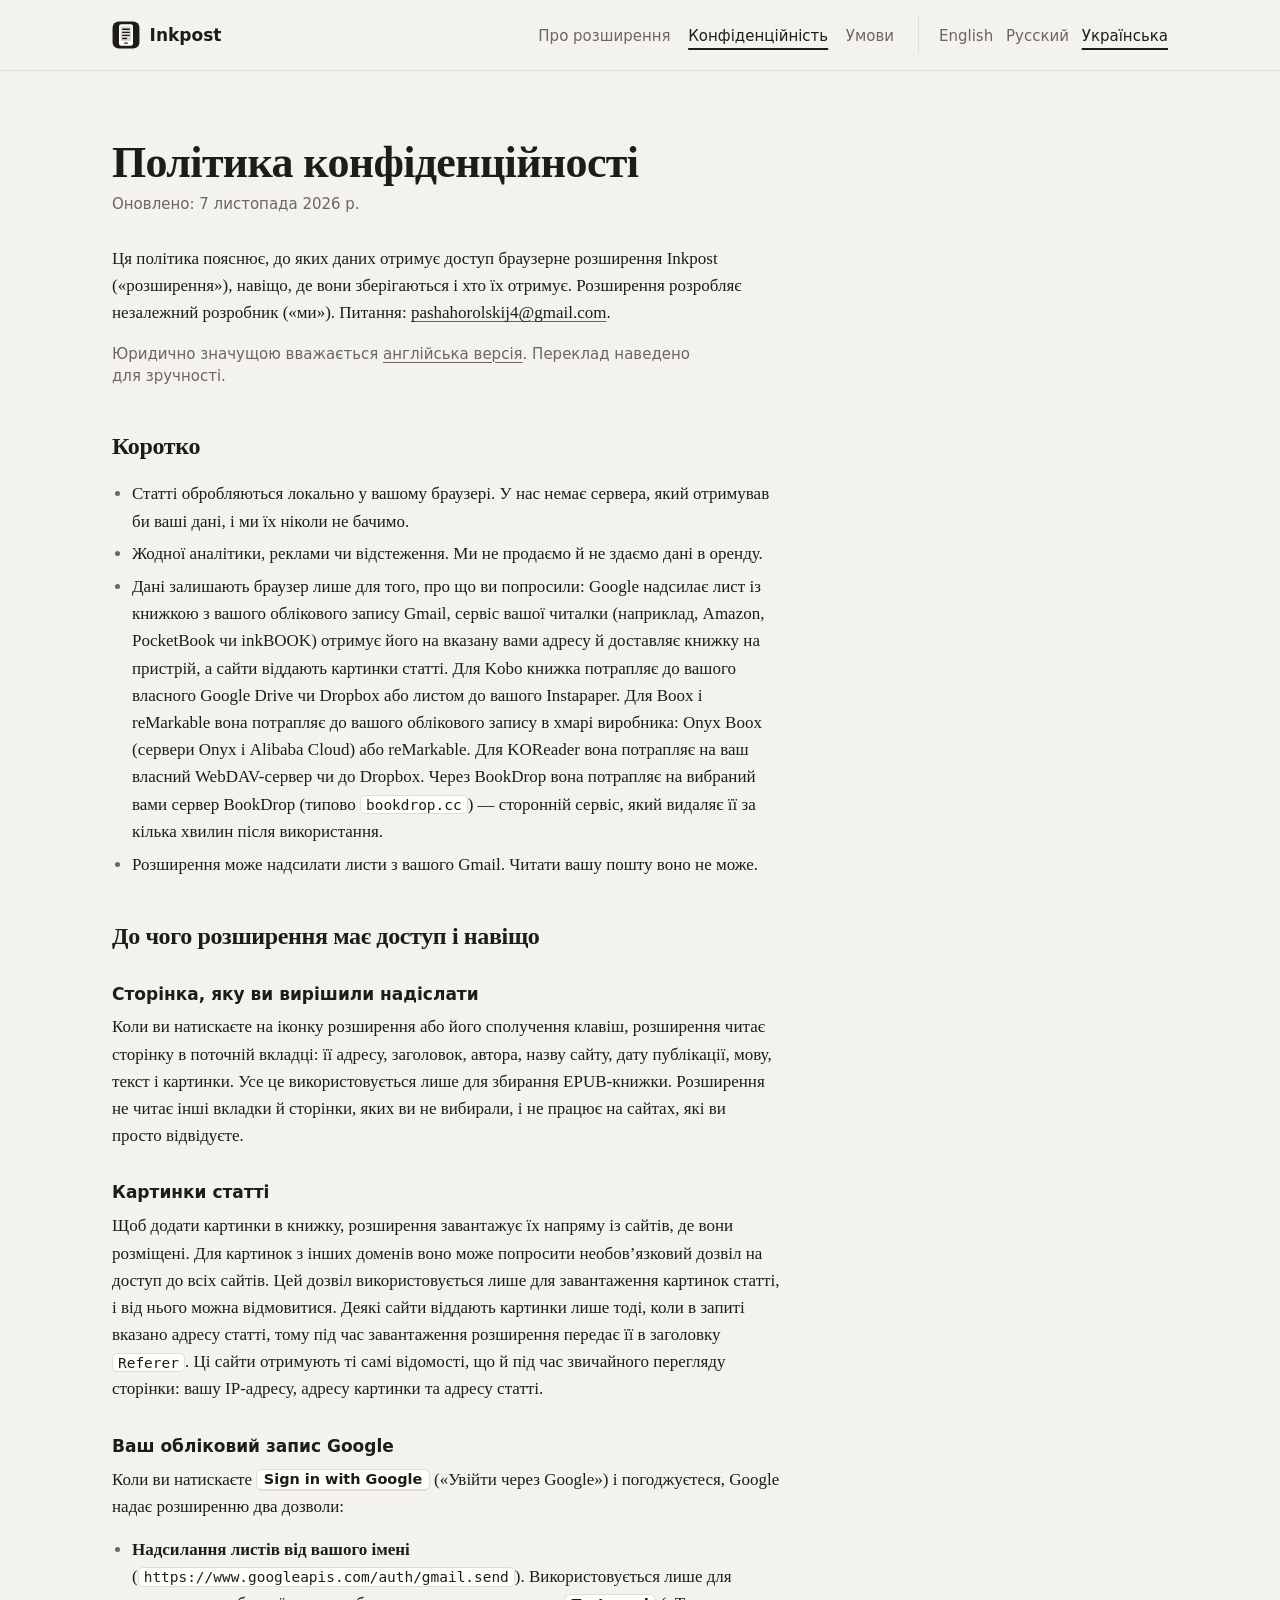
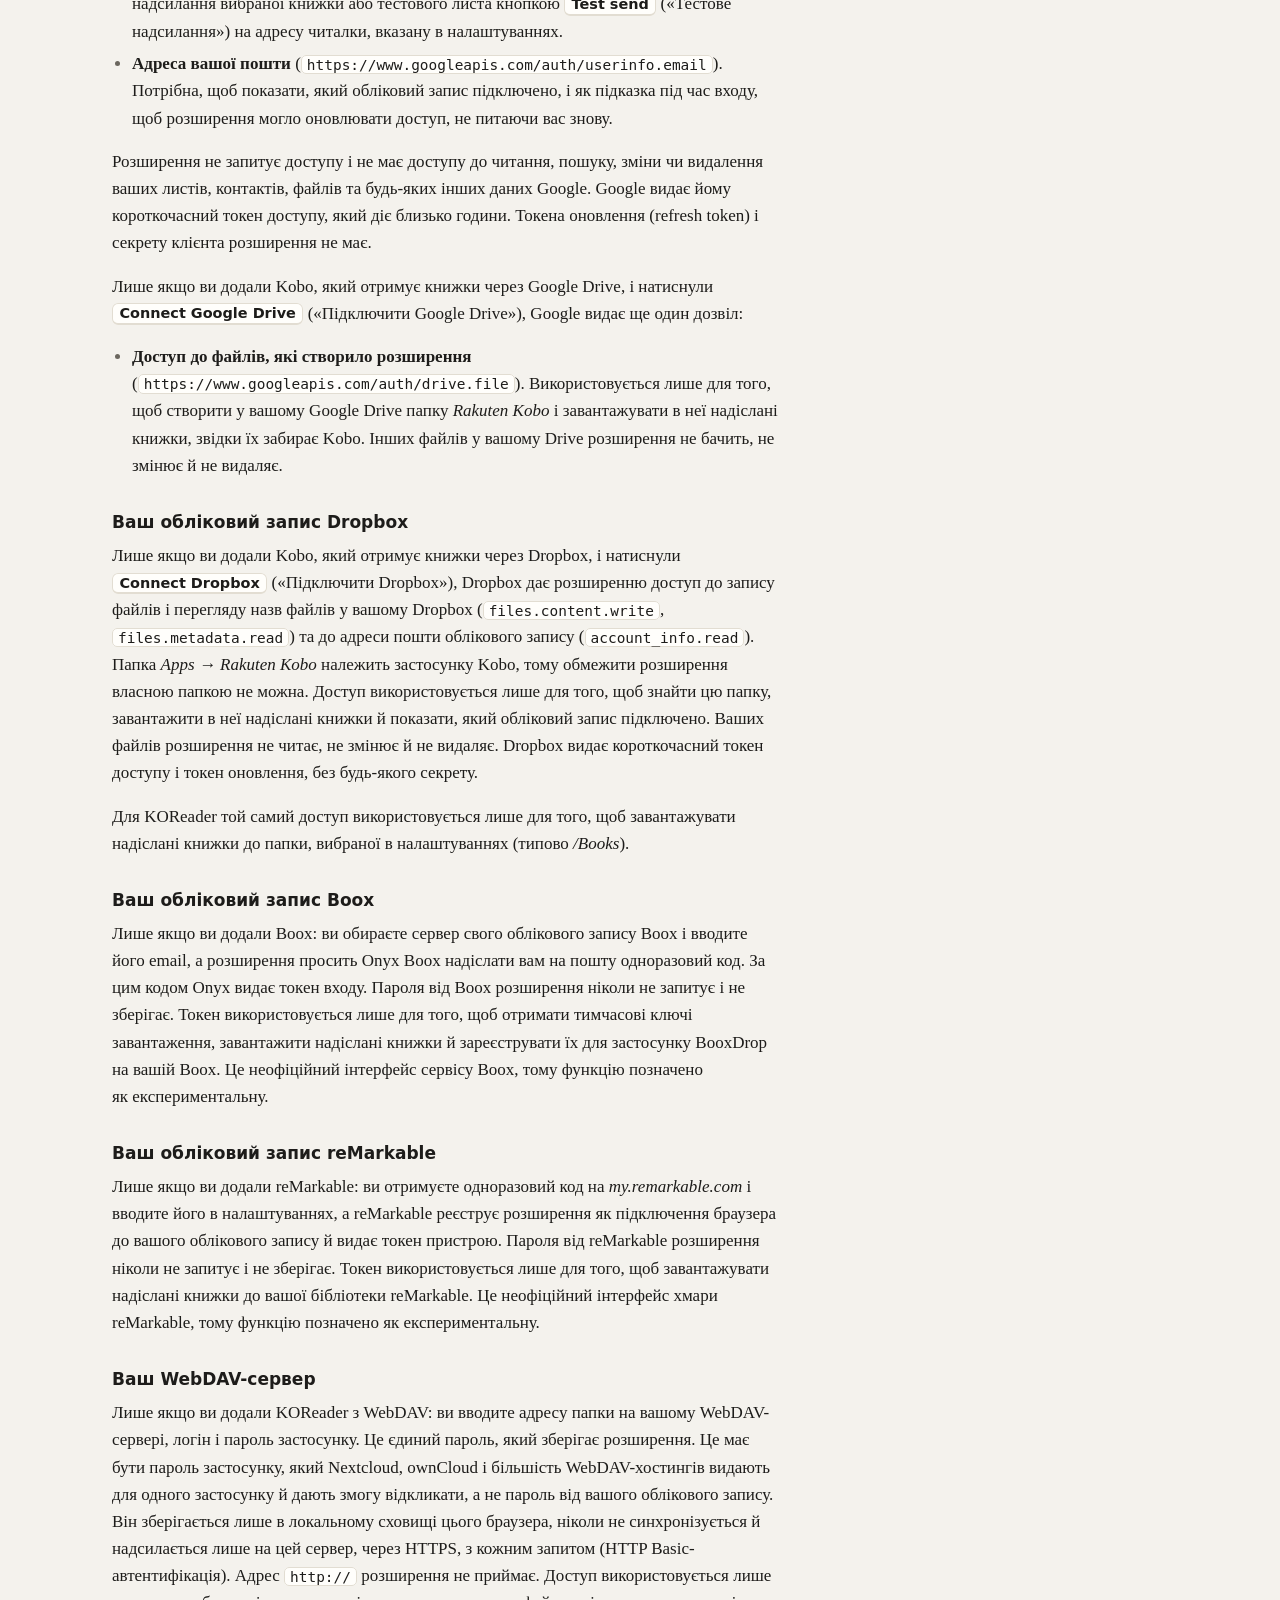
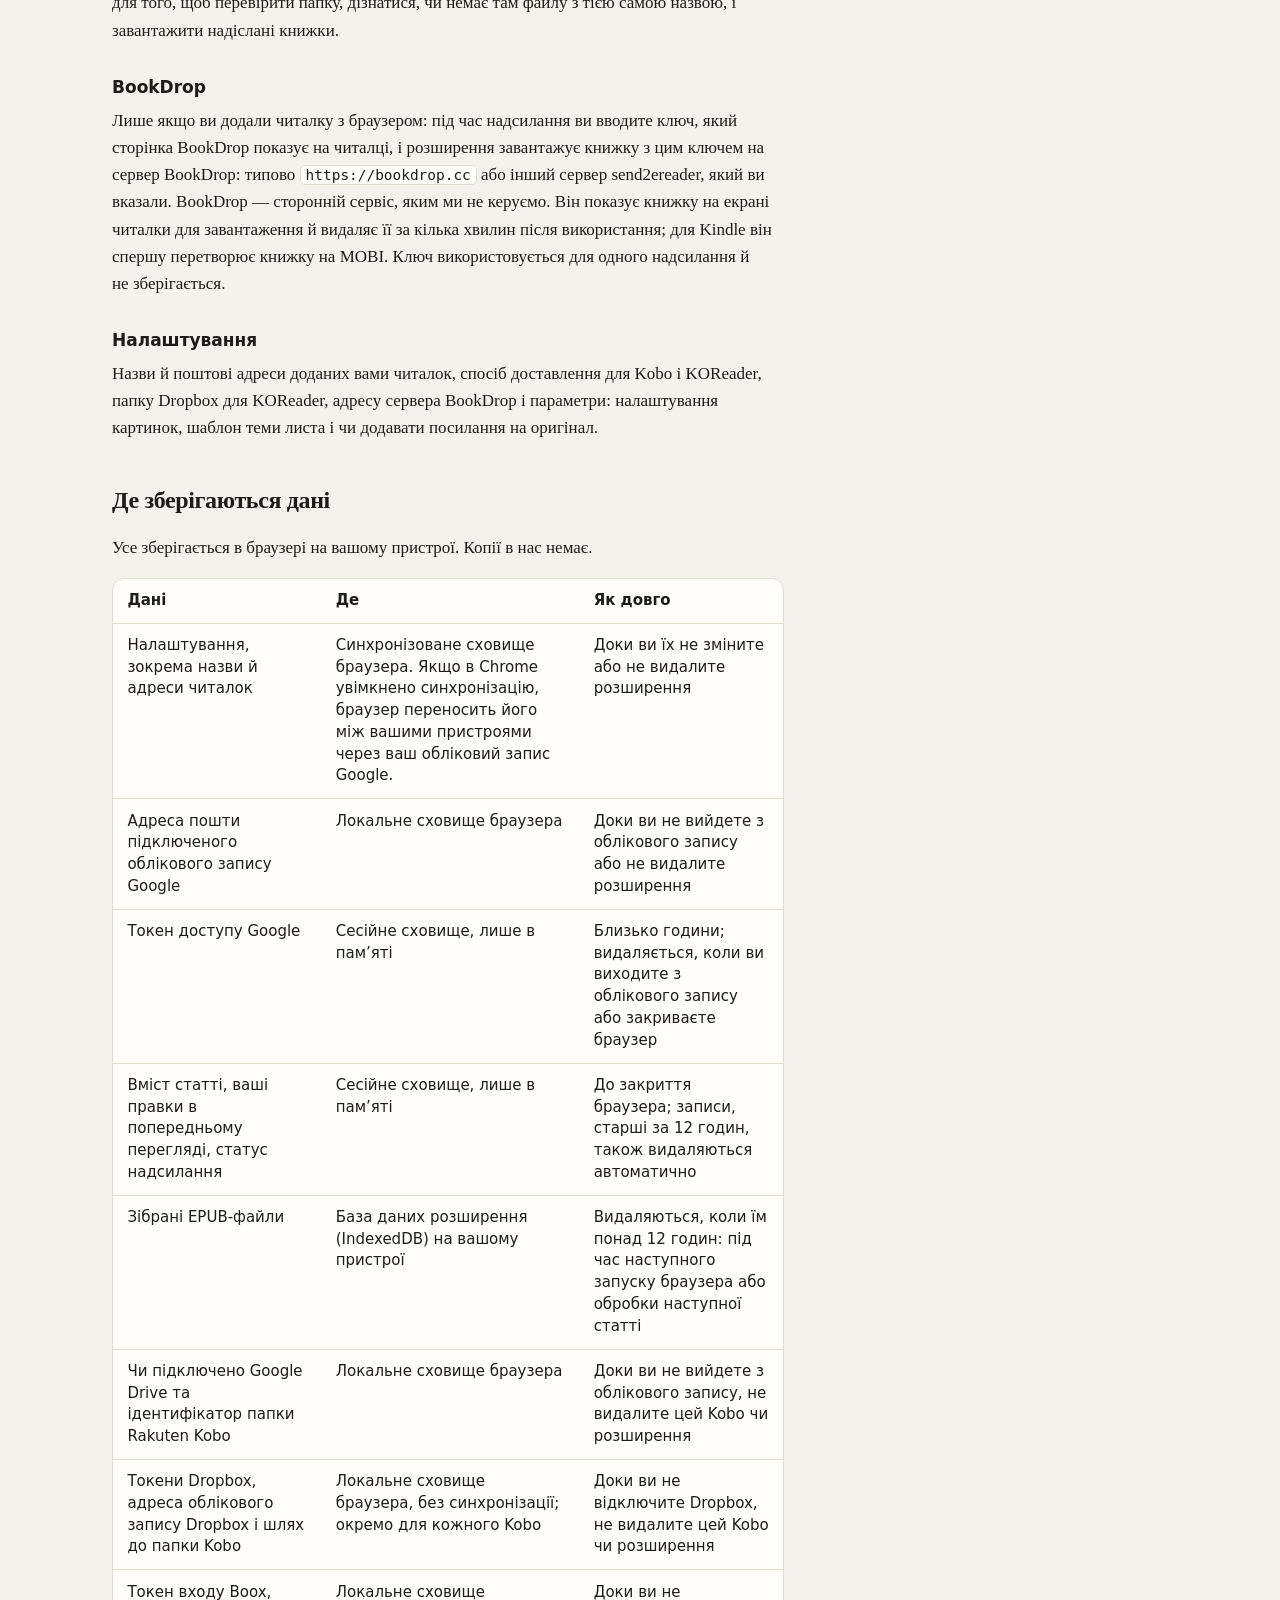
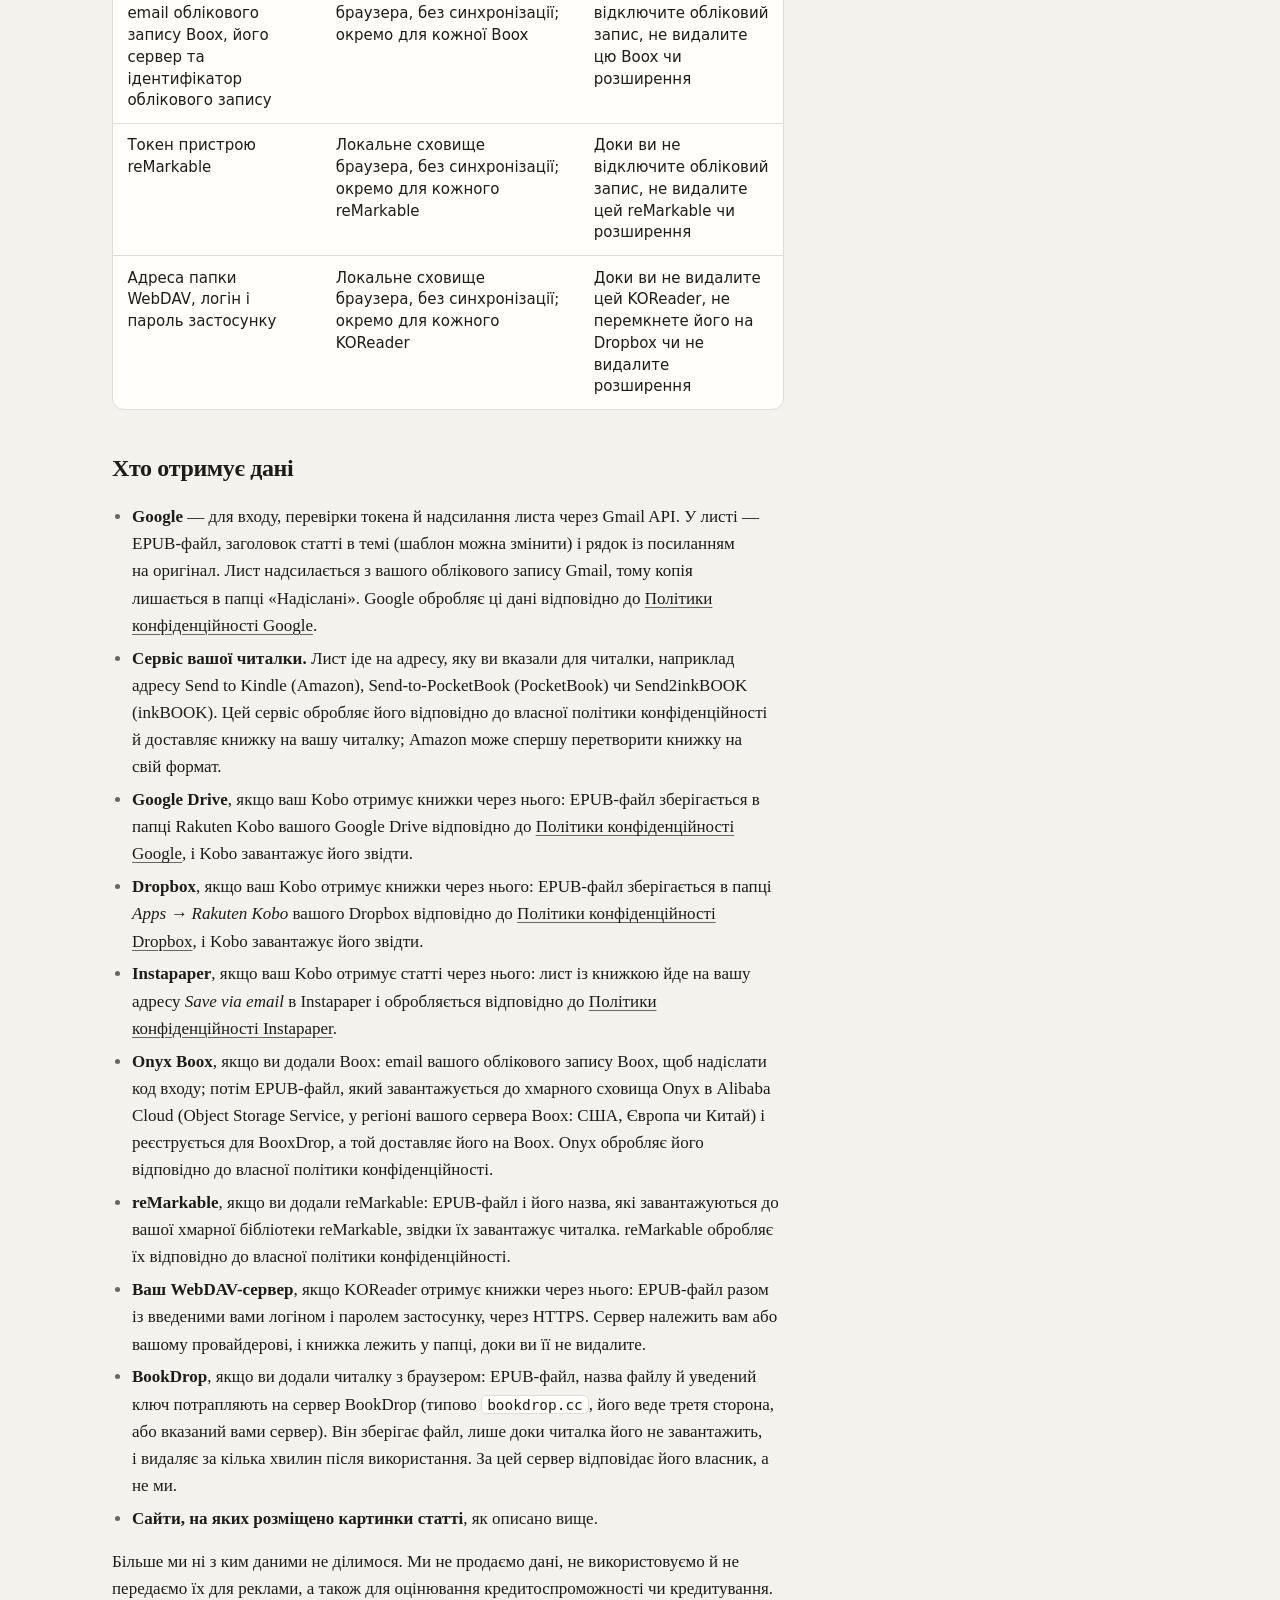
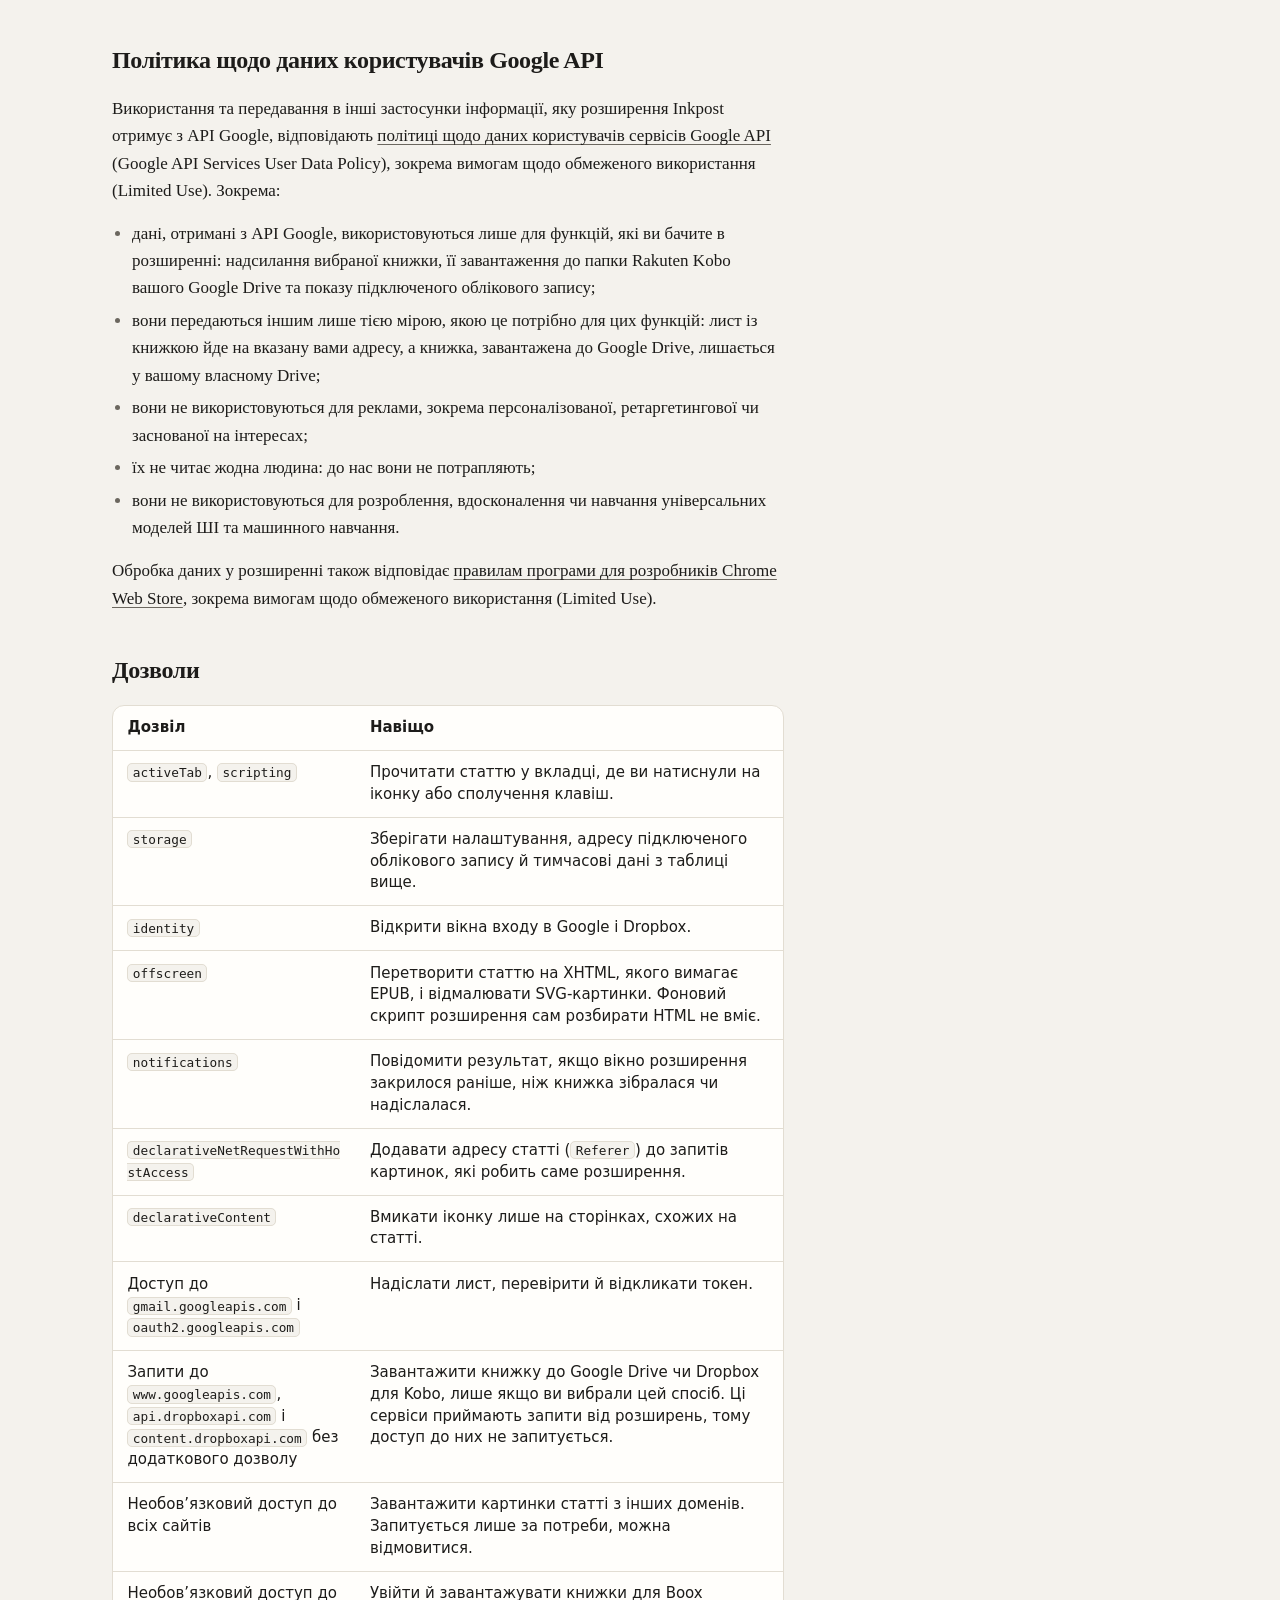
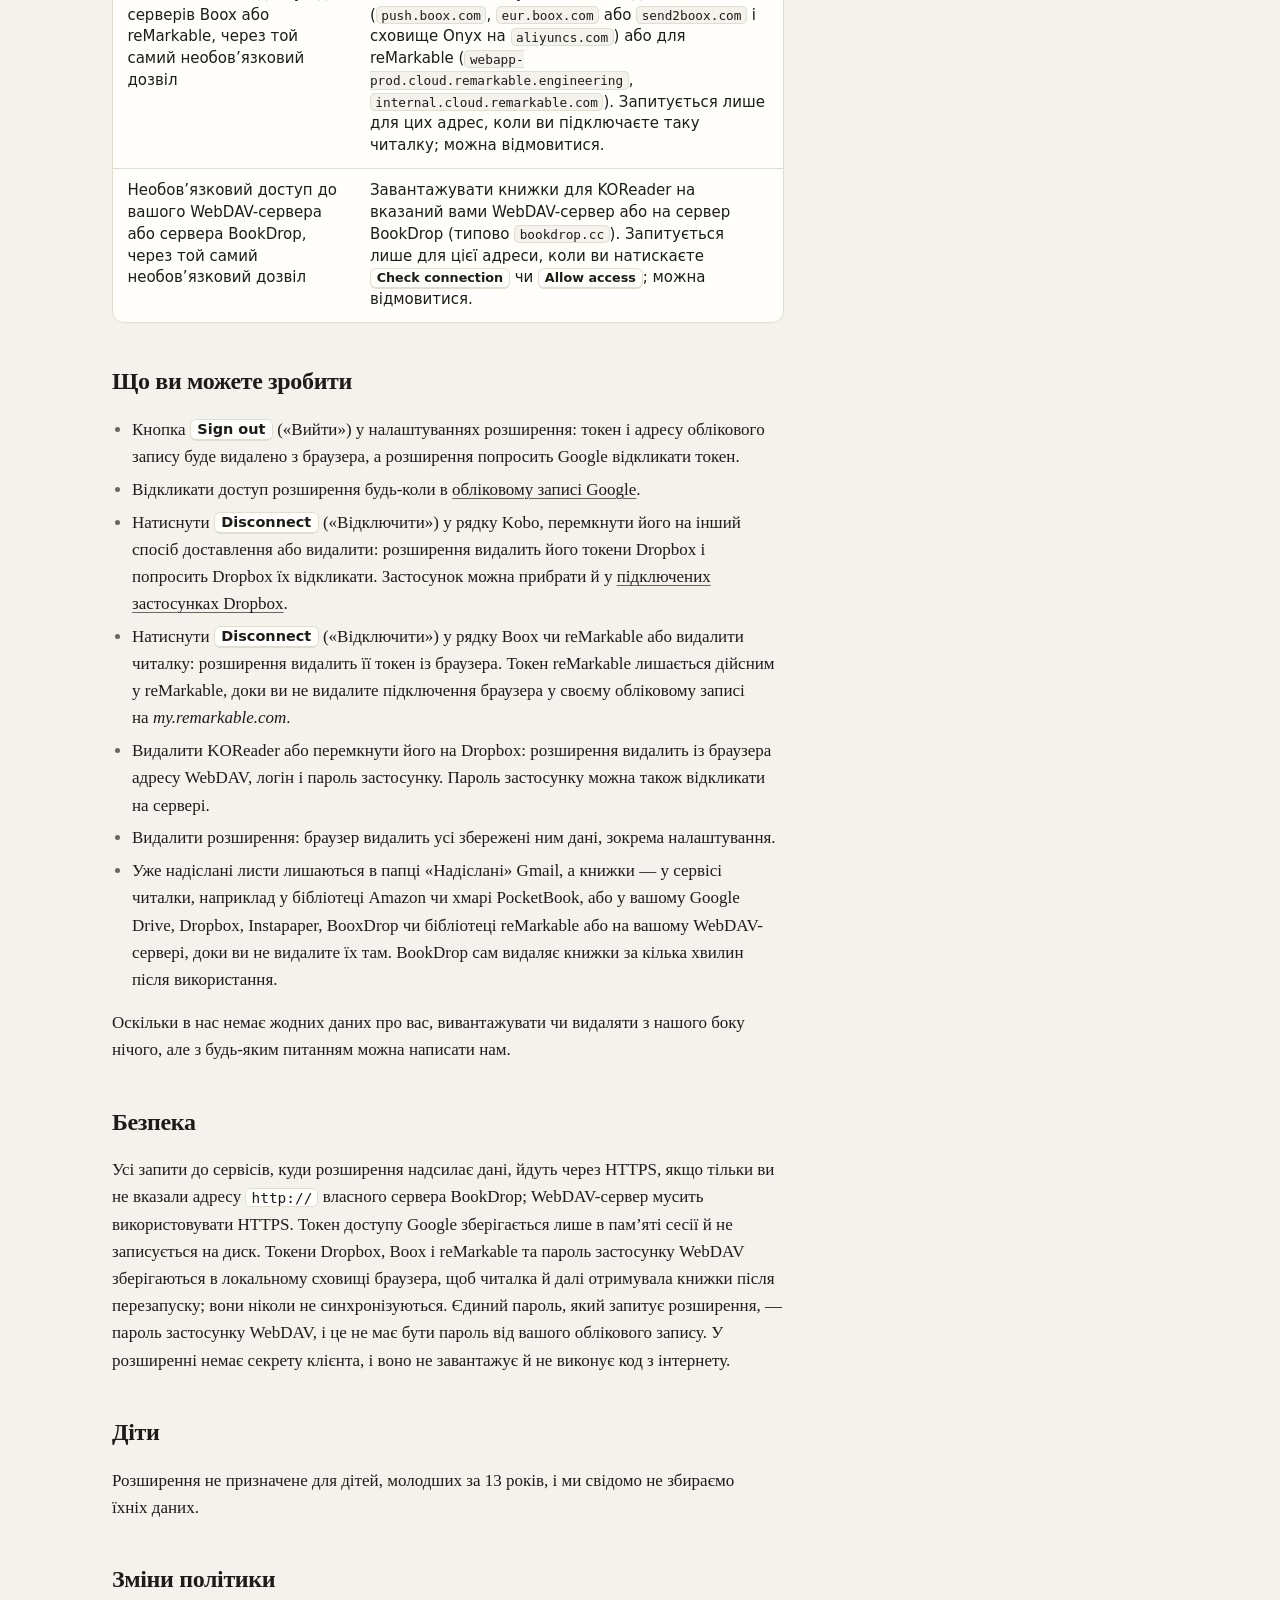
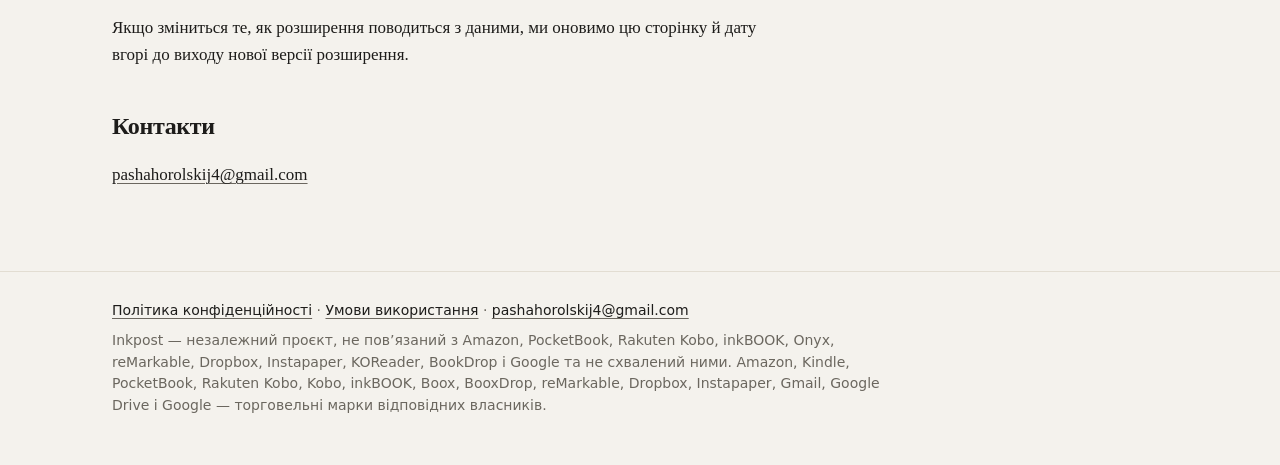
<file: article-to-pocketbook/uk/privacy.html>
<!doctype html>
<html lang="uk">
<head>
  <meta charset="utf-8">
  <meta name="viewport" content="width=device-width, initial-scale=1">
  <meta name="color-scheme" content="light dark">
  <title>Політика конфіденційності · Inkpost</title>
  <meta name="description" content="До яких даних має доступ розширення Inkpost, навіщо, де вони зберігаються і хто їх отримує.">
  <link rel="canonical" href="https://pavel-horol.github.io/article-to-pocketbook/uk/privacy.html">
  <link rel="alternate" hreflang="en" href="https://pavel-horol.github.io/article-to-pocketbook/privacy.html">
  <link rel="alternate" hreflang="ru" href="https://pavel-horol.github.io/article-to-pocketbook/ru/privacy.html">
  <link rel="alternate" hreflang="uk" href="https://pavel-horol.github.io/article-to-pocketbook/uk/privacy.html">
  <link rel="alternate" hreflang="x-default" href="https://pavel-horol.github.io/article-to-pocketbook/privacy.html">
  <link rel="icon" href="../icon.svg" type="image/svg+xml">
  <link rel="stylesheet" href="../style.css">
</head>
<body class="legal">
<header class="site-header">
  <div class="wrap">
    <a class="brand" href="../uk/"><img src="../icon.svg" alt="" width="28" height="28">Inkpost</a>
    <nav class="site-nav" aria-label="Розділи сайту"><ul><li><a href="../uk/">Про розширення</a></li><li><a href="../uk/privacy.html" aria-current="page">Конфіденційність</a></li><li><a href="../uk/terms.html">Умови</a></li></ul></nav>
    <nav class="langs" aria-label="Мова"><ul><li><a href="../privacy.html" hreflang="en" lang="en">English</a></li><li><a href="../ru/privacy.html" hreflang="ru" lang="ru">Русский</a></li><li><a href="../uk/privacy.html" hreflang="uk" lang="uk" aria-current="true">Українська</a></li></ul></nav>
  </div>
</header>
<main class="wrap">
<article class="doc">
<h1>Політика конфіденційності</h1>
<p class="meta">Оновлено: <time datetime="2026-11-07">7 листопада 2026 р.</time></p>

<p>Ця політика пояснює, до яких даних отримує доступ браузерне розширення Inkpost («розширення»), навіщо, де вони зберігаються і хто їх отримує. Розширення розробляє незалежний розробник («ми»). Питання: <a href="mailto:pashahorolskij4@gmail.com">pashahorolskij4@gmail.com</a>.</p>
<p class="note">Юридично значущою вважається <a href="../privacy.html" hreflang="en" lang="en">англійська версія</a>. Переклад наведено для зручності.</p>

<h2>Коротко</h2>
<ul>
  <li>Статті обробляються локально у вашому браузері. У нас немає сервера, який отримував би ваші дані, і ми їх ніколи не бачимо.</li>
  <li>Жодної аналітики, реклами чи відстеження. Ми не продаємо й не здаємо дані в оренду.</li>
  <li>Дані залишають браузер лише для того, про що ви попросили: Google надсилає лист із книжкою з вашого облікового запису Gmail, сервіс вашої читалки (наприклад, Amazon, PocketBook чи inkBOOK) отримує його на вказану вами адресу й доставляє книжку на пристрій, а сайти віддають картинки статті. Для Kobo книжка потрапляє до вашого власного Google Drive чи Dropbox або листом до вашого Instapaper. Для Boox і reMarkable вона потрапляє до вашого облікового запису в хмарі виробника: Onyx Boox (сервери Onyx і Alibaba Cloud) або reMarkable. Для KOReader вона потрапляє на ваш власний WebDAV-сервер чи до Dropbox. Через BookDrop вона потрапляє на вибраний вами сервер BookDrop (типово <code>bookdrop.cc</code>) — сторонній сервіс, який видаляє її за кілька хвилин після використання.</li>
  <li>Розширення може надсилати листи з вашого Gmail. Читати вашу пошту воно не може.</li>
</ul>

<h2>До чого розширення має доступ і навіщо</h2>

<h3>Сторінка, яку ви вирішили надіслати</h3>
<p>Коли ви натискаєте на іконку розширення або його сполучення клавіш, розширення читає сторінку в поточній вкладці: її адресу, заголовок, автора, назву сайту, дату публікації, мову, текст і картинки. Усе це використовується лише для збирання EPUB-книжки. Розширення не читає інші вкладки й сторінки, яких ви не вибирали, і не працює на сайтах, які ви просто відвідуєте.</p>

<h3>Картинки статті</h3>
<p>Щоб додати картинки в книжку, розширення завантажує їх напряму із сайтів, де вони розміщені. Для картинок з інших доменів воно може попросити необов’язковий дозвіл на доступ до всіх сайтів. Цей дозвіл використовується лише для завантаження картинок статті, і від нього можна відмовитися. Деякі сайти віддають картинки лише тоді, коли в запиті вказано адресу статті, тому під час завантаження розширення передає її в заголовку <code>Referer</code>. Ці сайти отримують ті самі відомості, що й під час звичайного перегляду сторінки: вашу IP-адресу, адресу картинки та адресу статті.</p>

<h3>Ваш обліковий запис Google</h3>
<p>Коли ви натискаєте <span class="label">Sign in with Google</span> («Увійти через Google») і погоджуєтеся, Google надає розширенню два дозволи:</p>
<ul>
  <li><strong>Надсилання листів від вашого імені</strong> (<code>https://www.googleapis.com/auth/gmail.send</code>). Використовується лише для надсилання вибраної книжки або тестового листа кнопкою <span class="label">Test send</span> («Тестове надсилання») на адресу читалки, вказану в налаштуваннях.</li>
  <li><strong>Адреса вашої пошти</strong> (<code>https://www.googleapis.com/auth/userinfo.email</code>). Потрібна, щоб показати, який обліковий запис підключено, і як підказка під час входу, щоб розширення могло оновлювати доступ, не питаючи вас знову.</li>
</ul>
<p>Розширення не запитує доступу і не має доступу до читання, пошуку, зміни чи видалення ваших листів, контактів, файлів та будь-яких інших даних Google. Google видає йому короткочасний токен доступу, який діє близько години. Токена оновлення (refresh token) і секрету клієнта розширення не має.</p>
<p>Лише якщо ви додали Kobo, який отримує книжки через Google Drive, і натиснули <span class="label">Connect Google Drive</span> («Підключити Google Drive»), Google видає ще один дозвіл:</p>
<ul>
  <li><strong>Доступ до файлів, які створило розширення</strong> (<code>https://www.googleapis.com/auth/drive.file</code>). Використовується лише для того, щоб створити у вашому Google Drive папку <em>Rakuten Kobo</em> і завантажувати в неї надіслані книжки, звідки їх забирає Kobo. Інших файлів у вашому Drive розширення не бачить, не змінює й не видаляє.</li>
</ul>

<h3>Ваш обліковий запис Dropbox</h3>
<p>Лише якщо ви додали Kobo, який отримує книжки через Dropbox, і натиснули <span class="label">Connect Dropbox</span> («Підключити Dropbox»), Dropbox дає розширенню доступ до запису файлів і перегляду назв файлів у вашому Dropbox (<code>files.content.write</code>, <code>files.metadata.read</code>) та до адреси пошти облікового запису (<code>account_info.read</code>). Папка <em>Apps → Rakuten Kobo</em> належить застосунку Kobo, тому обмежити розширення власною папкою не можна. Доступ використовується лише для того, щоб знайти цю папку, завантажити в неї надіслані книжки й показати, який обліковий запис підключено. Ваших файлів розширення не читає, не змінює й не видаляє. Dropbox видає короткочасний токен доступу і токен оновлення, без будь-якого секрету.</p>
<p>Для KOReader той самий доступ використовується лише для того, щоб завантажувати надіслані книжки до папки, вибраної в налаштуваннях (типово <em>/Books</em>).</p>

<h3>Ваш обліковий запис Boox</h3>
<p>Лише якщо ви додали Boox: ви обираєте сервер свого облікового запису Boox і вводите його email, а розширення просить Onyx Boox надіслати вам на пошту одноразовий код. За цим кодом Onyx видає токен входу. Пароля від Boox розширення ніколи не запитує і не зберігає. Токен використовується лише для того, щоб отримати тимчасові ключі завантаження, завантажити надіслані книжки й зареєструвати їх для застосунку BooxDrop на вашій Boox. Це неофіційний інтерфейс сервісу Boox, тому функцію позначено як експериментальну.</p>

<h3>Ваш обліковий запис reMarkable</h3>
<p>Лише якщо ви додали reMarkable: ви отримуєте одноразовий код на <em>my.remarkable.com</em> і вводите його в налаштуваннях, а reMarkable реєструє розширення як підключення браузера до вашого облікового запису й видає токен пристрою. Пароля від reMarkable розширення ніколи не запитує і не зберігає. Токен використовується лише для того, щоб завантажувати надіслані книжки до вашої бібліотеки reMarkable. Це неофіційний інтерфейс хмари reMarkable, тому функцію позначено як експериментальну.</p>

<h3>Ваш WebDAV-сервер</h3>
<p>Лише якщо ви додали KOReader з WebDAV: ви вводите адресу папки на вашому WebDAV-сервері, логін і пароль застосунку. Це єдиний пароль, який зберігає розширення. Це має бути пароль застосунку, який Nextcloud, ownCloud і більшість WebDAV-хостингів видають для одного застосунку й дають змогу відкликати, а не пароль від вашого облікового запису. Він зберігається лише в локальному сховищі цього браузера, ніколи не синхронізується й надсилається лише на цей сервер, через HTTPS, з кожним запитом (HTTP Basic-автентифікація). Адрес <code>http://</code> розширення не приймає. Доступ використовується лише для того, щоб перевірити папку, дізнатися, чи немає там файлу з тією самою назвою, і завантажити надіслані книжки.</p>

<h3>BookDrop</h3>
<p>Лише якщо ви додали читалку з браузером: під час надсилання ви вводите ключ, який сторінка BookDrop показує на читалці, і розширення завантажує книжку з цим ключем на сервер BookDrop: типово <code>https://bookdrop.cc</code> або інший сервер send2ereader, який ви вказали. BookDrop — сторонній сервіс, яким ми не керуємо. Він показує книжку на екрані читалки для завантаження й видаляє її за кілька хвилин після використання; для Kindle він спершу перетворює книжку на MOBI. Ключ використовується для одного надсилання й не зберігається.</p>

<h3>Налаштування</h3>
<p>Назви й поштові адреси доданих вами читалок, спосіб доставлення для Kobo і KOReader, папку Dropbox для KOReader, адресу сервера BookDrop і параметри: налаштування картинок, шаблон теми листа і чи додавати посилання на оригінал.</p>

<h2>Де зберігаються дані</h2>
<p>Усе зберігається в браузері на вашому пристрої. Копії в нас немає.</p>
<div class="table-wrap">
<table>
  <thead><tr><th>Дані</th><th>Де</th><th>Як довго</th></tr></thead>
  <tbody>
    <tr><td>Налаштування, зокрема назви й адреси читалок</td><td>Синхронізоване сховище браузера. Якщо в Chrome увімкнено синхронізацію, браузер переносить його між вашими пристроями через ваш обліковий запис Google.</td><td>Доки ви їх не зміните або не видалите розширення</td></tr>
    <tr><td>Адреса пошти підключеного облікового запису Google</td><td>Локальне сховище браузера</td><td>Доки ви не вийдете з облікового запису або не видалите розширення</td></tr>
    <tr><td>Токен доступу Google</td><td>Сесійне сховище, лише в пам’яті</td><td>Близько години; видаляється, коли ви виходите з облікового запису або закриваєте браузер</td></tr>
    <tr><td>Вміст статті, ваші правки в попередньому перегляді, статус надсилання</td><td>Сесійне сховище, лише в пам’яті</td><td>До закриття браузера; записи, старші за 12 годин, також видаляються автоматично</td></tr>
    <tr><td>Зібрані EPUB-файли</td><td>База даних розширення (IndexedDB) на вашому пристрої</td><td>Видаляються, коли їм понад 12 годин: під час наступного запуску браузера або обробки наступної статті</td></tr>
    <tr><td>Чи підключено Google Drive та ідентифікатор папки Rakuten Kobo</td><td>Локальне сховище браузера</td><td>Доки ви не вийдете з облікового запису, не видалите цей Kobo чи розширення</td></tr>
    <tr><td>Токени Dropbox, адреса облікового запису Dropbox і шлях до папки Kobo</td><td>Локальне сховище браузера, без синхронізації; окремо для кожного Kobo</td><td>Доки ви не відключите Dropbox, не видалите цей Kobo чи розширення</td></tr>
    <tr><td>Токен входу Boox, email облікового запису Boox, його сервер та ідентифікатор облікового запису</td><td>Локальне сховище браузера, без синхронізації; окремо для кожної Boox</td><td>Доки ви не відключите обліковий запис, не видалите цю Boox чи розширення</td></tr>
    <tr><td>Токен пристрою reMarkable</td><td>Локальне сховище браузера, без синхронізації; окремо для кожного reMarkable</td><td>Доки ви не відключите обліковий запис, не видалите цей reMarkable чи розширення</td></tr>
    <tr><td>Адреса папки WebDAV, логін і пароль застосунку</td><td>Локальне сховище браузера, без синхронізації; окремо для кожного KOReader</td><td>Доки ви не видалите цей KOReader, не перемкнете його на Dropbox чи не видалите розширення</td></tr>
  </tbody>
</table>
</div>

<h2>Хто отримує дані</h2>
<ul>
  <li><strong>Google</strong> — для входу, перевірки токена й надсилання листа через Gmail API. У листі — EPUB-файл, заголовок статті в темі (шаблон можна змінити) і рядок із посиланням на оригінал. Лист надсилається з вашого облікового запису Gmail, тому копія лишається в папці «Надіслані». Google обробляє ці дані відповідно до <a href="https://policies.google.com/privacy">Політики конфіденційності Google</a>.</li>
  <li><strong>Сервіс вашої читалки.</strong> Лист іде на адресу, яку ви вказали для читалки, наприклад адресу Send to Kindle (Amazon), Send‑to‑PocketBook (PocketBook) чи Send2inkBOOK (inkBOOK). Цей сервіс обробляє його відповідно до власної політики конфіденційності й доставляє книжку на вашу читалку; Amazon може спершу перетворити книжку на свій формат.</li>
  <li><strong>Google Drive</strong>, якщо ваш Kobo отримує книжки через нього: EPUB-файл зберігається в папці Rakuten Kobo вашого Google Drive відповідно до <a href="https://policies.google.com/privacy">Політики конфіденційності Google</a>, і Kobo завантажує його звідти.</li>
  <li><strong>Dropbox</strong>, якщо ваш Kobo отримує книжки через нього: EPUB-файл зберігається в папці <em>Apps → Rakuten Kobo</em> вашого Dropbox відповідно до <a href="https://www.dropbox.com/privacy">Політики конфіденційності Dropbox</a>, і Kobo завантажує його звідти.</li>
  <li><strong>Instapaper</strong>, якщо ваш Kobo отримує статті через нього: лист із книжкою йде на вашу адресу <em>Save via email</em> в Instapaper і обробляється відповідно до <a href="https://www.instapaper.com/privacy">Політики конфіденційності Instapaper</a>.</li>
  <li><strong>Onyx Boox</strong>, якщо ви додали Boox: email вашого облікового запису Boox, щоб надіслати код входу; потім EPUB-файл, який завантажується до хмарного сховища Onyx в Alibaba Cloud (Object Storage Service, у регіоні вашого сервера Boox: США, Європа чи Китай) і реєструється для BooxDrop, а той доставляє його на Boox. Onyx обробляє його відповідно до власної політики конфіденційності.</li>
  <li><strong>reMarkable</strong>, якщо ви додали reMarkable: EPUB-файл і його назва, які завантажуються до вашої хмарної бібліотеки reMarkable, звідки їх завантажує читалка. reMarkable обробляє їх відповідно до власної політики конфіденційності.</li>
  <li><strong>Ваш WebDAV-сервер</strong>, якщо KOReader отримує книжки через нього: EPUB-файл разом із введеними вами логіном і паролем застосунку, через HTTPS. Сервер належить вам або вашому провайдерові, і книжка лежить у папці, доки ви її не видалите.</li>
  <li><strong>BookDrop</strong>, якщо ви додали читалку з браузером: EPUB-файл, назва файлу й уведений ключ потрапляють на сервер BookDrop (типово <code>bookdrop.cc</code>, його веде третя сторона, або вказаний вами сервер). Він зберігає файл, лише доки читалка його не завантажить, і видаляє за кілька хвилин після використання. За цей сервер відповідає його власник, а не ми.</li>
  <li><strong>Сайти, на яких розміщено картинки статті</strong>, як описано вище.</li>
</ul>
<p>Більше ми ні з ким даними не ділимося. Ми не продаємо дані, не використовуємо й не передаємо їх для реклами, а також для оцінювання кредитоспроможності чи кредитування.</p>

<h2>Політика щодо даних користувачів Google API</h2>
<p>Використання та передавання в інші застосунки інформації, яку розширення Inkpost отримує з API Google, відповідають <a href="https://developers.google.com/terms/api-services-user-data-policy">політиці щодо даних користувачів сервісів Google API</a> (Google API Services User Data Policy), зокрема вимогам щодо обмеженого використання (Limited Use). Зокрема:</p>
<ul>
  <li>дані, отримані з API Google, використовуються лише для функцій, які ви бачите в розширенні: надсилання вибраної книжки, її завантаження до папки Rakuten Kobo вашого Google Drive та показу підключеного облікового запису;</li>
  <li>вони передаються іншим лише тією мірою, якою це потрібно для цих функцій: лист із книжкою йде на вказану вами адресу, а книжка, завантажена до Google Drive, лишається у вашому власному Drive;</li>
  <li>вони не використовуються для реклами, зокрема персоналізованої, ретаргетингової чи заснованої на інтересах;</li>
  <li>їх не читає жодна людина: до нас вони не потрапляють;</li>
  <li>вони не використовуються для розроблення, вдосконалення чи навчання універсальних моделей ШІ та машинного навчання.</li>
</ul>
<p>Обробка даних у розширенні також відповідає <a href="https://developer.chrome.com/docs/webstore/program-policies">правилам програми для розробників Chrome Web Store</a>, зокрема вимогам щодо обмеженого використання (Limited Use).</p>

<h2>Дозволи</h2>
<div class="table-wrap">
<table>
  <thead><tr><th>Дозвіл</th><th>Навіщо</th></tr></thead>
  <tbody>
    <tr><td><code>activeTab</code>, <code>scripting</code></td><td>Прочитати статтю у вкладці, де ви натиснули на іконку або сполучення клавіш.</td></tr>
    <tr><td><code>storage</code></td><td>Зберігати налаштування, адресу підключеного облікового запису й тимчасові дані з таблиці вище.</td></tr>
    <tr><td><code>identity</code></td><td>Відкрити вікна входу в Google і Dropbox.</td></tr>
    <tr><td><code>offscreen</code></td><td>Перетворити статтю на XHTML, якого вимагає EPUB, і відмалювати SVG-картинки. Фоновий скрипт розширення сам розбирати HTML не вміє.</td></tr>
    <tr><td><code>notifications</code></td><td>Повідомити результат, якщо вікно розширення закрилося раніше, ніж книжка зібралася чи надіслалася.</td></tr>
    <tr><td><code>declarativeNetRequestWithHostAccess</code></td><td>Додавати адресу статті (<code>Referer</code>) до запитів картинок, які робить саме розширення.</td></tr>
    <tr><td><code>declarativeContent</code></td><td>Вмикати іконку лише на сторінках, схожих на статті.</td></tr>
    <tr><td>Доступ до <code>gmail.googleapis.com</code> і <code>oauth2.googleapis.com</code></td><td>Надіслати лист, перевірити й відкликати токен.</td></tr>
    <tr><td>Запити до <code>www.googleapis.com</code>, <code>api.dropboxapi.com</code> і <code>content.dropboxapi.com</code> без додаткового дозволу</td><td>Завантажити книжку до Google Drive чи Dropbox для Kobo, лише якщо ви вибрали цей спосіб. Ці сервіси приймають запити від розширень, тому доступ до них не запитується.</td></tr>
    <tr><td>Необов’язковий доступ до всіх сайтів</td><td>Завантажити картинки статті з інших доменів. Запитується лише за потреби, можна відмовитися.</td></tr>
    <tr><td>Необов’язковий доступ до серверів Boox або reMarkable, через той самий необов’язковий дозвіл</td><td>Увійти й завантажувати книжки для Boox (<code>push.boox.com</code>, <code>eur.boox.com</code> або <code>send2boox.com</code> і сховище Onyx на <code>aliyuncs.com</code>) або для reMarkable (<code>webapp-prod.cloud.remarkable.engineering</code>, <code>internal.cloud.remarkable.com</code>). Запитується лише для цих адрес, коли ви підключаєте таку читалку; можна відмовитися.</td></tr>
    <tr><td>Необов’язковий доступ до вашого WebDAV-сервера або сервера BookDrop, через той самий необов’язковий дозвіл</td><td>Завантажувати книжки для KOReader на вказаний вами WebDAV-сервер або на сервер BookDrop (типово <code>bookdrop.cc</code>). Запитується лише для цієї адреси, коли ви натискаєте <span class="label">Check connection</span> чи <span class="label">Allow access</span>; можна відмовитися.</td></tr>
  </tbody>
</table>
</div>

<h2>Що ви можете зробити</h2>
<ul>
  <li>Кнопка <span class="label">Sign out</span> («Вийти») у налаштуваннях розширення: токен і адресу облікового запису буде видалено з браузера, а розширення попросить Google відкликати токен.</li>
  <li>Відкликати доступ розширення будь-коли в <a href="https://myaccount.google.com/permissions">обліковому записі Google</a>.</li>
  <li>Натиснути <span class="label">Disconnect</span> («Відключити») у рядку Kobo, перемкнути його на інший спосіб доставлення або видалити: розширення видалить його токени Dropbox і попросить Dropbox їх відкликати. Застосунок можна прибрати й у <a href="https://www.dropbox.com/account/connected_apps">підключених застосунках Dropbox</a>.</li>
  <li>Натиснути <span class="label">Disconnect</span> («Відключити») у рядку Boox чи reMarkable або видалити читалку: розширення видалить її токен із браузера. Токен reMarkable лишається дійсним у reMarkable, доки ви не видалите підключення браузера у своєму обліковому записі на <em>my.remarkable.com</em>.</li>
  <li>Видалити KOReader або перемкнути його на Dropbox: розширення видалить із браузера адресу WebDAV, логін і пароль застосунку. Пароль застосунку можна також відкликати на сервері.</li>
  <li>Видалити розширення: браузер видалить усі збережені ним дані, зокрема налаштування.</li>
  <li>Уже надіслані листи лишаються в папці «Надіслані» Gmail, а книжки — у сервісі читалки, наприклад у бібліотеці Amazon чи хмарі PocketBook, або у вашому Google Drive, Dropbox, Instapaper, BooxDrop чи бібліотеці reMarkable або на вашому WebDAV-сервері, доки ви не видалите їх там. BookDrop сам видаляє книжки за кілька хвилин після використання.</li>
</ul>
<p>Оскільки в нас немає жодних даних про вас, вивантажувати чи видаляти з нашого боку нічого, але з будь-яким питанням можна написати нам.</p>

<h2>Безпека</h2>
<p>Усі запити до сервісів, куди розширення надсилає дані, йдуть через HTTPS, якщо тільки ви не вказали адресу <code>http://</code> власного сервера BookDrop; WebDAV-сервер мусить використовувати HTTPS. Токен доступу Google зберігається лише в пам’яті сесії й не записується на диск. Токени Dropbox, Boox і reMarkable та пароль застосунку WebDAV зберігаються в локальному сховищі браузера, щоб читалка й далі отримувала книжки після перезапуску; вони ніколи не синхронізуються. Єдиний пароль, який запитує розширення, — пароль застосунку WebDAV, і це не має бути пароль від вашого облікового запису. У розширенні немає секрету клієнта, і воно не завантажує й не виконує код з інтернету.</p>

<h2>Діти</h2>
<p>Розширення не призначене для дітей, молодших за 13 років, і ми свідомо не збираємо їхніх даних.</p>

<h2>Зміни політики</h2>
<p>Якщо зміниться те, як розширення поводиться з даними, ми оновимо цю сторінку й дату вгорі до виходу нової версії розширення.</p>

<h2>Контакти</h2>
<p><a href="mailto:pashahorolskij4@gmail.com">pashahorolskij4@gmail.com</a></p>
</article>
</main>
<footer class="site-footer">
  <div class="wrap">
    <p><a href="../uk/privacy.html">Політика конфіденційності</a> · <a href="../uk/terms.html">Умови використання</a> · <a href="mailto:pashahorolskij4@gmail.com">pashahorolskij4@gmail.com</a></p>
    <p>Inkpost — незалежний проєкт, не пов’язаний з Amazon, PocketBook, Rakuten Kobo, inkBOOK, Onyx, reMarkable, Dropbox, Instapaper, KOReader, BookDrop і Google та не схвалений ними. Amazon, Kindle, PocketBook, Rakuten Kobo, Kobo, inkBOOK, Boox, BooxDrop, reMarkable, Dropbox, Instapaper, Gmail, Google Drive і Google — торговельні марки відповідних власників.</p>
  </div>
</footer>
</body>
</html>
</file>
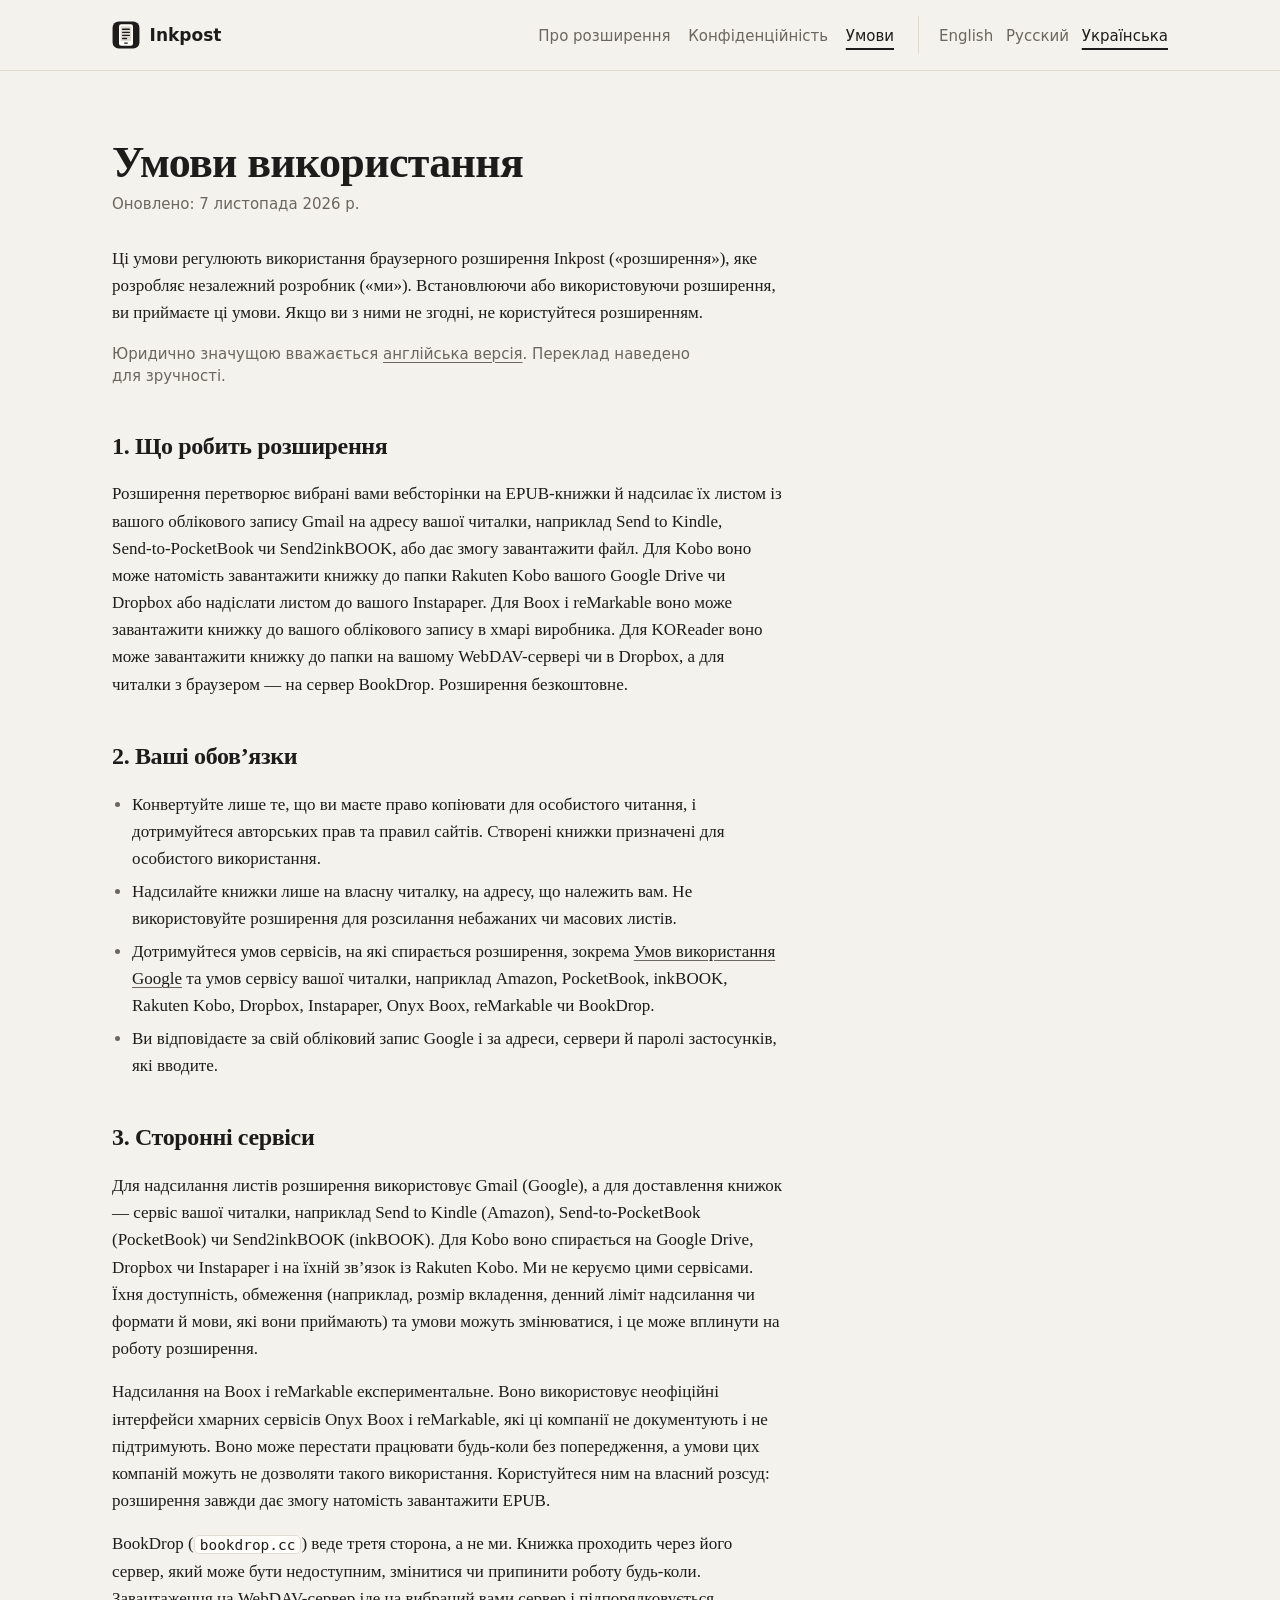
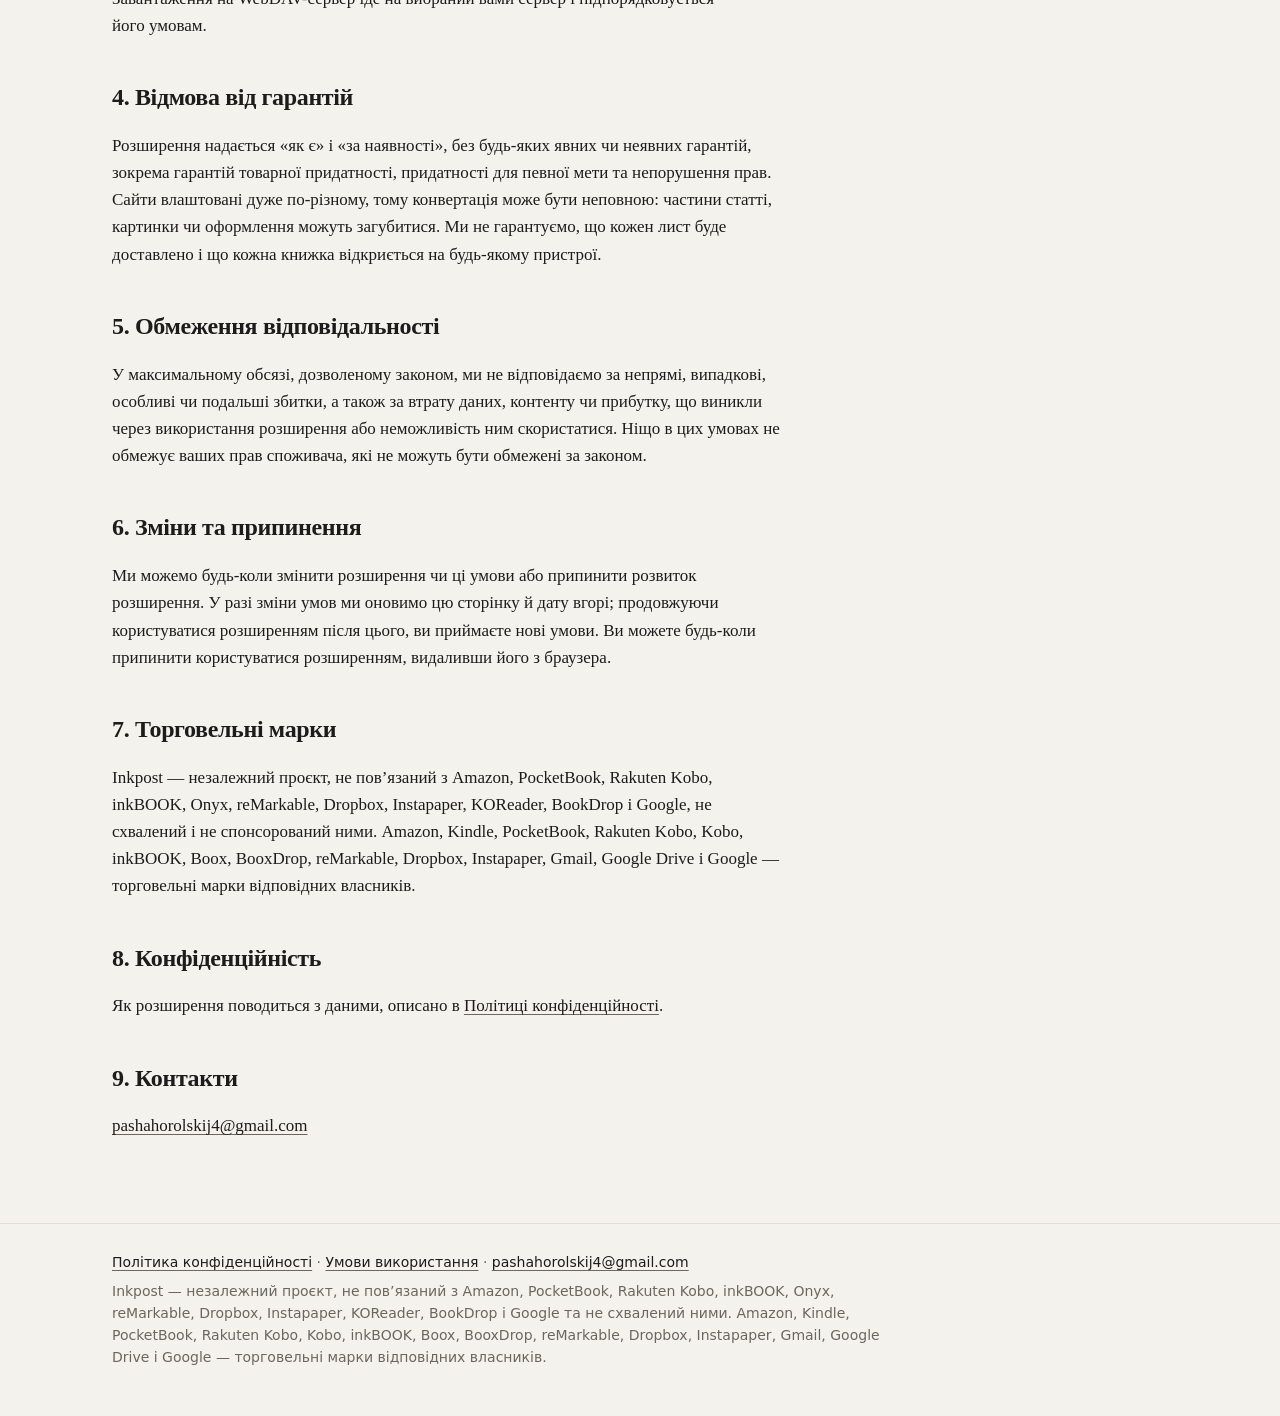
<file: article-to-pocketbook/uk/terms.html>
<!doctype html>
<html lang="uk">
<head>
  <meta charset="utf-8">
  <meta name="viewport" content="width=device-width, initial-scale=1">
  <meta name="color-scheme" content="light dark">
  <title>Умови використання · Inkpost</title>
  <meta name="description" content="Умови використання браузерного розширення Inkpost.">
  <link rel="canonical" href="https://pavel-horol.github.io/article-to-pocketbook/uk/terms.html">
  <link rel="alternate" hreflang="en" href="https://pavel-horol.github.io/article-to-pocketbook/terms.html">
  <link rel="alternate" hreflang="ru" href="https://pavel-horol.github.io/article-to-pocketbook/ru/terms.html">
  <link rel="alternate" hreflang="uk" href="https://pavel-horol.github.io/article-to-pocketbook/uk/terms.html">
  <link rel="alternate" hreflang="x-default" href="https://pavel-horol.github.io/article-to-pocketbook/terms.html">
  <link rel="icon" href="../icon.svg" type="image/svg+xml">
  <link rel="stylesheet" href="../style.css">
</head>
<body class="legal">
<header class="site-header">
  <div class="wrap">
    <a class="brand" href="../uk/"><img src="../icon.svg" alt="" width="28" height="28">Inkpost</a>
    <nav class="site-nav" aria-label="Розділи сайту"><ul><li><a href="../uk/">Про розширення</a></li><li><a href="../uk/privacy.html">Конфіденційність</a></li><li><a href="../uk/terms.html" aria-current="page">Умови</a></li></ul></nav>
    <nav class="langs" aria-label="Мова"><ul><li><a href="../terms.html" hreflang="en" lang="en">English</a></li><li><a href="../ru/terms.html" hreflang="ru" lang="ru">Русский</a></li><li><a href="../uk/terms.html" hreflang="uk" lang="uk" aria-current="true">Українська</a></li></ul></nav>
  </div>
</header>
<main class="wrap">
<article class="doc">
<h1>Умови використання</h1>
<p class="meta">Оновлено: <time datetime="2026-11-07">7 листопада 2026 р.</time></p>

<p>Ці умови регулюють використання браузерного розширення Inkpost («розширення»), яке розробляє незалежний розробник («ми»). Встановлюючи або використовуючи розширення, ви приймаєте ці умови. Якщо ви з ними не згодні, не користуйтеся розширенням.</p>
<p class="note">Юридично значущою вважається <a href="../terms.html" hreflang="en" lang="en">англійська версія</a>. Переклад наведено для зручності.</p>

<h2>1. Що робить розширення</h2>
<p>Розширення перетворює вибрані вами вебсторінки на EPUB-книжки й надсилає їх листом із вашого облікового запису Gmail на адресу вашої читалки, наприклад Send to Kindle, Send‑to‑PocketBook чи Send2inkBOOK, або дає змогу завантажити файл. Для Kobo воно може натомість завантажити книжку до папки Rakuten Kobo вашого Google Drive чи Dropbox або надіслати листом до вашого Instapaper. Для Boox і reMarkable воно може завантажити книжку до вашого облікового запису в хмарі виробника. Для KOReader воно може завантажити книжку до папки на вашому WebDAV-сервері чи в Dropbox, а для читалки з браузером — на сервер BookDrop. Розширення безкоштовне.</p>

<h2>2. Ваші обов’язки</h2>
<ul>
  <li>Конвертуйте лише те, що ви маєте право копіювати для особистого читання, і дотримуйтеся авторських прав та правил сайтів. Створені книжки призначені для особистого використання.</li>
  <li>Надсилайте книжки лише на власну читалку, на адресу, що належить вам. Не використовуйте розширення для розсилання небажаних чи масових листів.</li>
  <li>Дотримуйтеся умов сервісів, на які спирається розширення, зокрема <a href="https://policies.google.com/terms">Умов використання Google</a> та умов сервісу вашої читалки, наприклад Amazon, PocketBook, inkBOOK, Rakuten Kobo, Dropbox, Instapaper, Onyx Boox, reMarkable чи BookDrop.</li>
  <li>Ви відповідаєте за свій обліковий запис Google і за адреси, сервери й паролі застосунків, які вводите.</li>
</ul>

<h2>3. Сторонні сервіси</h2>
<p>Для надсилання листів розширення використовує Gmail (Google), а для доставлення книжок — сервіс вашої читалки, наприклад Send to Kindle (Amazon), Send‑to‑PocketBook (PocketBook) чи Send2inkBOOK (inkBOOK). Для Kobo воно спирається на Google Drive, Dropbox чи Instapaper і на їхній зв’язок із Rakuten Kobo. Ми не керуємо цими сервісами. Їхня доступність, обмеження (наприклад, розмір вкладення, денний ліміт надсилання чи формати й мови, які вони приймають) та умови можуть змінюватися, і це може вплинути на роботу розширення.</p>
<p>Надсилання на Boox і reMarkable експериментальне. Воно використовує неофіційні інтерфейси хмарних сервісів Onyx Boox і reMarkable, які ці компанії не документують і не підтримують. Воно може перестати працювати будь-коли без попередження, а умови цих компаній можуть не дозволяти такого використання. Користуйтеся ним на власний розсуд: розширення завжди дає змогу натомість завантажити EPUB.</p>
<p>BookDrop (<code>bookdrop.cc</code>) веде третя сторона, а не ми. Книжка проходить через його сервер, який може бути недоступним, змінитися чи припинити роботу будь-коли. Завантаження на WebDAV-сервер іде на вибраний вами сервер і підпорядковується його умовам.</p>

<h2>4. Відмова від гарантій</h2>
<p>Розширення надається «як є» і «за наявності», без будь-яких явних чи неявних гарантій, зокрема гарантій товарної придатності, придатності для певної мети та непорушення прав. Сайти влаштовані дуже по-різному, тому конвертація може бути неповною: частини статті, картинки чи оформлення можуть загубитися. Ми не гарантуємо, що кожен лист буде доставлено і що кожна книжка відкриється на будь-якому пристрої.</p>

<h2>5. Обмеження відповідальності</h2>
<p>У максимальному обсязі, дозволеному законом, ми не відповідаємо за непрямі, випадкові, особливі чи подальші збитки, а також за втрату даних, контенту чи прибутку, що виникли через використання розширення або неможливість ним скористатися. Ніщо в цих умовах не обмежує ваших прав споживача, які не можуть бути обмежені за законом.</p>

<h2>6. Зміни та припинення</h2>
<p>Ми можемо будь-коли змінити розширення чи ці умови або припинити розвиток розширення. У разі зміни умов ми оновимо цю сторінку й дату вгорі; продовжуючи користуватися розширенням після цього, ви приймаєте нові умови. Ви можете будь-коли припинити користуватися розширенням, видаливши його з браузера.</p>

<h2>7. Торговельні марки</h2>
<p>Inkpost — незалежний проєкт, не пов’язаний з Amazon, PocketBook, Rakuten Kobo, inkBOOK, Onyx, reMarkable, Dropbox, Instapaper, KOReader, BookDrop і Google, не схвалений і не спонсорований ними. Amazon, Kindle, PocketBook, Rakuten Kobo, Kobo, inkBOOK, Boox, BooxDrop, reMarkable, Dropbox, Instapaper, Gmail, Google Drive і Google — торговельні марки відповідних власників.</p>

<h2>8. Конфіденційність</h2>
<p>Як розширення поводиться з даними, описано в <a href="privacy.html">Політиці конфіденційності</a>.</p>

<h2>9. Контакти</h2>
<p><a href="mailto:pashahorolskij4@gmail.com">pashahorolskij4@gmail.com</a></p>
</article>
</main>
<footer class="site-footer">
  <div class="wrap">
    <p><a href="../uk/privacy.html">Політика конфіденційності</a> · <a href="../uk/terms.html">Умови використання</a> · <a href="mailto:pashahorolskij4@gmail.com">pashahorolskij4@gmail.com</a></p>
    <p>Inkpost — незалежний проєкт, не пов’язаний з Amazon, PocketBook, Rakuten Kobo, inkBOOK, Onyx, reMarkable, Dropbox, Instapaper, KOReader, BookDrop і Google та не схвалений ними. Amazon, Kindle, PocketBook, Rakuten Kobo, Kobo, inkBOOK, Boox, BooxDrop, reMarkable, Dropbox, Instapaper, Gmail, Google Drive і Google — торговельні марки відповідних власників.</p>
  </div>
</footer>
</body>
</html>
</file>
<file: article-to-pocketbook/style.css>
/* Same paper-and-ink palette as the extension UI (src/assets/ui.css). */
:root {
  color-scheme: light dark;
  --paper: #f4f2ed;
  --sheet: #fffefb;
  --ink: #1d1c1a;
  --muted: #6b675f;
  --line: #e2ddd2;
  --screen: #e4e0d5;
  /* illustration: colour photo on the web page, the same photo in grayscale on the reader */
  --c-sky: #cfe0ee;
  --c-sun: #f0c96b;
  --c-hill: #7fa38a;
  --g-sky: #c9c5bb;
  --g-sun: #a9a59c;
  --g-hill: #85817a;
  --ui: system-ui, -apple-system, 'Segoe UI', Roboto, sans-serif;
  --read: Charter, 'Bitstream Charter', 'Sitka Text', Cambria, 'PT Serif', Georgia, serif;
  --mono: ui-monospace, 'SF Mono', 'Cascadia Mono', 'DejaVu Sans Mono', monospace;
  --measure: 42rem;
  --wide: 66rem;
}

@media (prefers-color-scheme: dark) {
  :root {
    --paper: #171614;
    --sheet: #1f1e1b;
    --ink: #e9e6df;
    --muted: #a19c92;
    --line: #34322d;
    --screen: #2b2a26;
    --c-sky: #36506a;
    --c-sun: #c9a650;
    --c-hill: #557a62;
    --g-sky: #45433e;
    --g-sun: #66635d;
    --g-hill: #807c74;
  }
}

*,
*::before,
*::after {
  box-sizing: border-box;
}

body {
  margin: 0;
  background: var(--paper);
  color: var(--ink);
  font: 1.0625rem/1.6 var(--read);
  overflow-wrap: break-word;
}

a {
  color: inherit;
  text-decoration-color: var(--muted);
  text-decoration-thickness: 1px;
  text-underline-offset: 0.18em;
}

a:hover {
  text-decoration-color: currentColor;
  text-decoration-thickness: 2px;
}

:focus-visible {
  outline: 2px solid var(--ink);
  outline-offset: 3px;
  border-radius: 2px;
}

.wrap {
  width: min(100% - 2.5rem, var(--wide));
  margin-inline: auto;
}

/* Header */

.site-header {
  font-family: var(--ui);
  border-bottom: 1px solid var(--line);
}

.site-header .wrap {
  display: flex;
  flex-wrap: wrap;
  align-items: center;
  gap: 0.75rem 1.5rem;
  padding-block: 1rem;
}

.brand {
  display: inline-flex;
  align-items: center;
  gap: 0.6rem;
  margin-inline-end: auto;
  font-weight: 650;
  text-decoration: none;
}

.brand img {
  width: 1.75rem;
  height: 1.75rem;
}

.site-nav ul,
.langs ul {
  display: flex;
  flex-wrap: wrap;
  gap: 0.25rem 1.1rem;
  margin: 0;
  padding: 0;
  list-style: none;
}

.langs ul {
  gap: 0.25rem 0.8rem;
}

.site-nav a,
.langs a {
  color: var(--muted);
  font-size: 0.9375rem;
  text-decoration: none;
}

.site-nav a:hover,
.langs a:hover {
  color: var(--ink);
}

.site-nav a[aria-current],
.langs a[aria-current] {
  color: var(--ink);
  text-decoration: underline 2px;
  text-underline-offset: 0.45em;
}

.langs {
  padding-inline-start: 1.25rem;
  border-inline-start: 1px solid var(--line);
}

@media (max-width: 44rem) {
  .brand {
    flex-basis: 100%;
  }

  .langs {
    padding-inline-start: 0;
    border-inline-start: 0;
  }
}

/* Text */

main {
  padding-block: clamp(2rem, 1rem + 4vw, 4.5rem);
}

h1,
h2 {
  letter-spacing: -0.015em;
  text-wrap: balance;
}

h2 {
  margin: 0 0 1.25rem;
  font-size: clamp(1.5rem, 1.2rem + 1vw, 1.9rem);
  line-height: 1.2;
}

h3 {
  margin: 2rem 0 0.5rem;
  font: 650 1.0625rem/1.35 var(--ui);
}

p,
ul,
ol,
dl {
  margin-block: 0 1rem;
}

p,
li,
dd {
  text-wrap: pretty;
}

ul,
ol {
  padding-inline-start: 1.25rem;
}

li {
  margin-block: 0.35rem;
}

li::marker {
  color: var(--muted);
}

code {
  padding: 0.05em 0.35em;
  border: 1px solid var(--line);
  border-radius: 5px;
  background: var(--sheet);
  font: 0.85em var(--mono);
  overflow-wrap: anywhere;
}

kbd,
.label {
  padding: 0.1em 0.45em;
  border: 1px solid var(--line);
  border-bottom-width: 2px;
  border-radius: 6px;
  background: var(--sheet);
  font: 600 0.85em var(--ui);
  white-space: nowrap;
}

.panel code,
.panel kbd,
.steps kbd,
.steps .label,
.table-wrap code {
  background: var(--paper);
}

.note {
  color: var(--muted);
  font: 0.9375rem/1.5 var(--ui);
}

/* Overview */

.hero {
  display: grid;
  align-items: center;
  gap: 2.5rem;
  margin-block-end: clamp(3rem, 2rem + 4vw, 5rem);
}

@media (min-width: 52rem) {
  .hero {
    grid-template-columns: 1.15fr 1fr;
  }
}

.hero h1 {
  margin: 0 0 1.25rem;
  font-size: clamp(2.4rem, 1.4rem + 3.6vw, 3.75rem);
  line-height: 1.05;
}

.lede {
  max-width: 34em;
  margin: 0 0 1.75rem;
  font-size: clamp(1.15rem, 1rem + 0.5vw, 1.35rem);
  line-height: 1.5;
}

.badge {
  display: inline-flex;
  align-items: center;
  gap: 0.55rem;
  margin: 0;
  padding: 0.55rem 0.95rem;
  border: 1px solid var(--line);
  border-radius: 999px;
  background: var(--sheet);
  color: var(--muted);
  font: 500 0.875rem/1 var(--ui);
}

.badge::before {
  content: '';
  width: 0.5rem;
  height: 0.5rem;
  border-radius: 50%;
  background: var(--c-sun);
}

.button {
  display: inline-block;
  padding: 0.85rem 1.25rem;
  border-radius: 10px;
  background: var(--ink);
  color: var(--paper);
  font: 600 1rem/1 var(--ui);
  text-decoration: none;
}

.illustration {
  justify-self: center;
  width: 100%;
  max-width: 26rem;
  height: auto;
}

.i-window { fill: var(--sheet); stroke: var(--line); stroke-width: 2; }
.i-rule { stroke: var(--line); stroke-width: 2; }
.i-dot { fill: var(--line); }
.i-head { fill: var(--ink); }
.i-text { fill: var(--muted); opacity: 0.45; }
.i-arrow { fill: none; stroke: var(--muted); stroke-width: 3; stroke-linecap: round; stroke-linejoin: round; }
.i-reader { fill: var(--ink); }
.i-screen { fill: var(--screen); }
.i-ink { fill: var(--ink); }
.i-ink-soft { fill: var(--ink); opacity: 0.55; }
.i-button { fill: var(--screen); opacity: 0.4; }
.c-sky { fill: var(--c-sky); }
.c-sun { fill: var(--c-sun); }
.c-hill { fill: var(--c-hill); }
.g-sky { fill: var(--g-sky); }
.g-sun { fill: var(--g-sun); }
.g-hill { fill: var(--g-hill); }

.section {
  margin-block: clamp(2.75rem, 2rem + 3vw, 4.5rem);
}

.section > p,
.section > ul,
.section > ol {
  max-width: var(--measure);
}

.steps {
  display: grid;
  gap: 1rem;
  margin-block-end: 1.25rem;
  padding: 0;
  list-style: none;
  counter-reset: step;
}

@media (min-width: 48rem) {
  .steps {
    grid-template-columns: repeat(3, 1fr);
  }
}

.steps li {
  margin: 0;
  padding: 1.25rem 1.25rem 1.35rem;
  border: 1px solid var(--line);
  border-radius: 14px;
  background: var(--sheet);
  counter-increment: step;
}

.steps li::before {
  content: counter(step);
  display: block;
  margin-block-end: 0.75rem;
  color: var(--muted);
  font: 700 2rem/1 var(--read);
}

.features {
  display: grid;
  grid-template-columns: repeat(auto-fit, minmax(min(100%, 17rem), 1fr));
  gap: 1.5rem 2rem;
  padding: 0;
  list-style: none;
}

.section > .features,
.section > .steps {
  max-width: none;
}

.features li {
  margin: 0;
  padding-block-start: 1rem;
  border-top: 1px solid var(--line);
}

.features strong {
  display: block;
  margin-block-end: 0.3rem;
  font: 650 1rem/1.35 var(--ui);
}

.panel {
  padding: clamp(1.25rem, 0.75rem + 2vw, 2.25rem);
  border: 1px solid var(--line);
  border-radius: 16px;
  background: var(--sheet);
}

.panel > * {
  max-width: var(--measure);
}

.panel > :last-child {
  margin-block-end: 0;
}

.scopes dt {
  margin-block-start: 1rem;
  font: 650 1rem/1.4 var(--ui);
}

.scopes dd {
  margin: 0.25rem 0 0;
}

.fine {
  color: var(--muted);
  font-size: 0.9375rem;
}

/* Privacy policy and terms */

.doc {
  max-width: var(--measure);
}

.doc h1 {
  margin: 0 0 0.5rem;
  font-size: clamp(2rem, 1.5rem + 2vw, 2.75rem);
  line-height: 1.1;
}

.doc h2 {
  margin-block-start: 2.75rem;
  font-size: 1.5rem;
}

.meta {
  margin-block-end: 2rem;
  color: var(--muted);
  font: 0.9375rem var(--ui);
}

.table-wrap {
  margin-block: 1rem 1.5rem;
  overflow-x: auto;
  border: 1px solid var(--line);
  border-radius: 12px;
  background: var(--sheet);
}

table {
  width: 100%;
  min-width: 32rem;
  border-collapse: collapse;
  font: 0.9375rem/1.45 var(--ui);
}

th,
td {
  padding: 0.7rem 0.9rem;
  border-bottom: 1px solid var(--line);
  text-align: start;
  vertical-align: top;
}

th {
  font-weight: 650;
}

tbody tr:last-child td {
  border-bottom: 0;
}

/* Footer */

.site-footer {
  border-top: 1px solid var(--line);
  color: var(--muted);
  font: 0.875rem/1.55 var(--ui);
}

.site-footer .wrap {
  padding-block: 1.75rem 2.5rem;
}

.site-footer p {
  max-width: 48rem;
  margin: 0 0 0.5rem;
}

.site-footer a {
  color: var(--ink);
}
</file>
